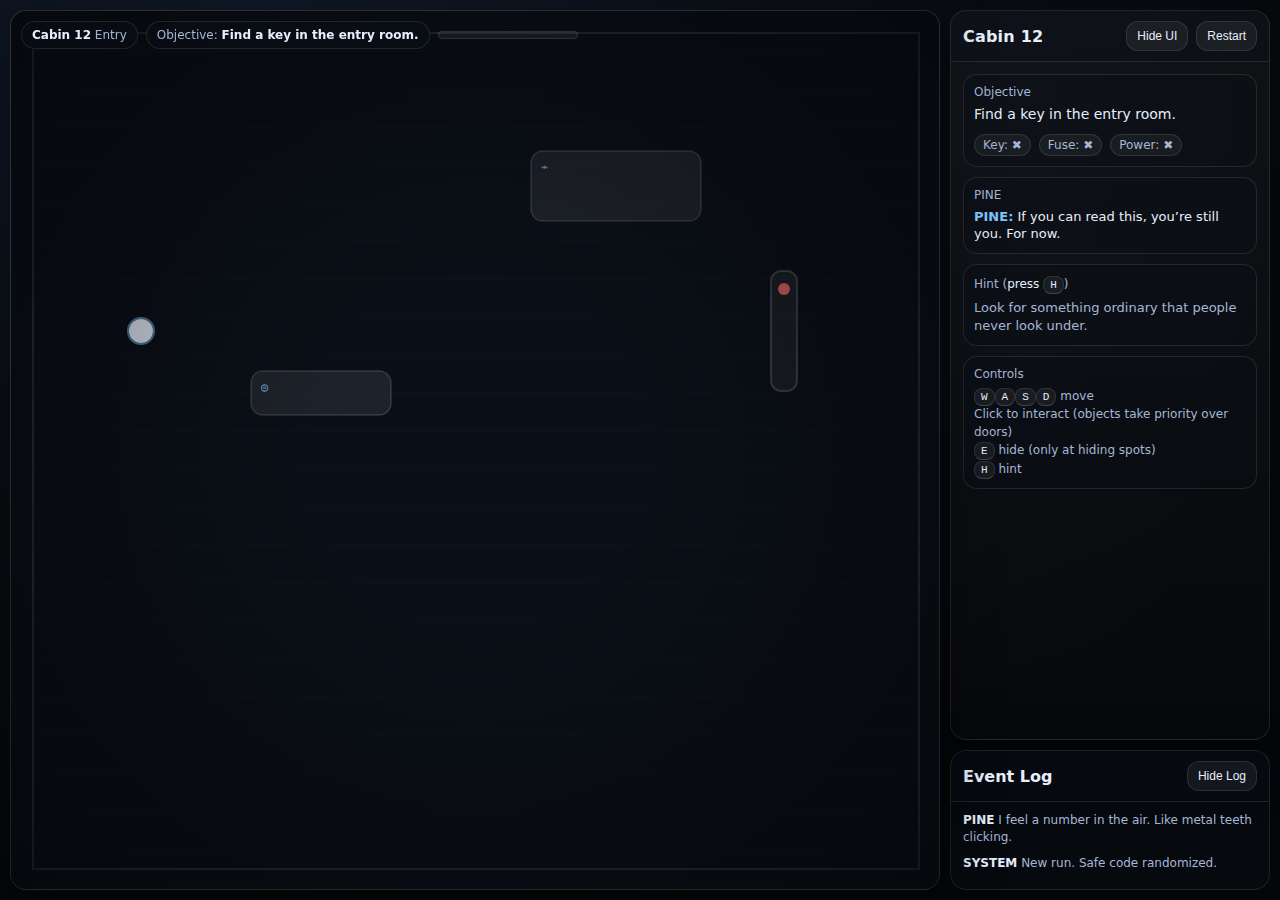
<file: cabin12escaperoom.html>
<!doctype html>
<html lang="en">
<head>
  <meta charset="UTF-8" />
  <meta name="viewport" content="width=device-width,initial-scale=1" />
  <title>Cabin 12</title>
  <style>
    :root{
      --bg:#0a0d12;
      --panel:#0f1520;
      --panel2:#0c111a;
      --ink:#e7eefc;
      --muted:#a7b6d6;
      --accent:#7cc7ff;
      --danger:#ff6b6b;
      --ok:#6bffb1;
      --warn:#ffd36b;
      --border:rgba(255,255,255,.10);
      --shadow:rgba(0,0,0,.45);
    }
    *{box-sizing:border-box}
    body{
      margin:0;
      background: radial-gradient(1200px 800px at 20% 10%, #111a2a 0%, var(--bg) 55%, #05070a 100%);
      color:var(--ink);
      font-family: system-ui, -apple-system, Segoe UI, Roboto, Helvetica, Arial, "Apple Color Emoji","Segoe UI Emoji";
      height:100vh;
      overflow:hidden;
    }

    .wrap{
      display:grid;
      grid-template-columns: 1fr 320px;
      grid-template-rows: 1fr 140px;
      gap:10px;
      padding:10px;
      height:100vh;
    }

    /* Playfield */
    .stage{
      position:relative;
      border:1px solid var(--border);
      border-radius:16px;
      background: linear-gradient(180deg, rgba(255,255,255,.04), rgba(255,255,255,.01));
      box-shadow: 0 20px 60px rgba(0,0,0,.45);
      overflow:hidden;
      grid-column:1 / 2;
      grid-row:1 / 3;
      min-height:520px;
    }
    canvas{display:block; width:100%; height:100%;}
    .stageTopLeft{
      position:absolute;
      top:10px; left:10px;
      display:flex; gap:8px; align-items:center;
      pointer-events:none;
    }
    .pill{
      pointer-events:none;
      background: rgba(10,14,22,.55);
      border:1px solid var(--border);
      padding:6px 10px;
      border-radius:999px;
      font-size:12px;
      color:var(--muted);
      backdrop-filter: blur(6px);
    }
    .pill strong{color:var(--ink); font-weight:650}
    .dangerBar{
      width:140px;
      height:8px;
      border-radius:999px;
      border:1px solid var(--border);
      background: rgba(255,255,255,.06);
      overflow:hidden;
      pointer-events:none;
    }
    .dangerFill{height:100%; width:0%; background: linear-gradient(90deg, var(--ok), var(--warn), var(--danger));}

    /* Side panel (right) */
    .panel{
      grid-column:2 / 3;
      grid-row:1 / 2;
      border:1px solid var(--border);
      border-radius:16px;
      background: linear-gradient(180deg, rgba(255,255,255,.04), rgba(255,255,255,.01));
      box-shadow: 0 20px 60px rgba(0,0,0,.35);
      overflow:hidden;
      display:flex;
      flex-direction:column;
      min-height:280px;
    }
    .panelHeader{
      padding:10px 12px;
      display:flex;
      justify-content:space-between;
      align-items:center;
      border-bottom:1px solid var(--border);
      background: rgba(10,14,22,.35);
    }
    .panelHeader .title{
      font-weight:750;
      letter-spacing:.2px;
    }
    .btn{
      background: rgba(255,255,255,.06);
      border:1px solid var(--border);
      color:var(--ink);
      padding:7px 10px;
      border-radius:12px;
      cursor:pointer;
      font-size:12px;
      user-select:none;
    }
    .btn:hover{border-color:rgba(255,255,255,.22)}
    .btn:active{transform: translateY(1px)}
    .panelBody{
      padding:12px;
      display:flex;
      flex-direction:column;
      gap:10px;
      overflow:auto;
    }
    .card{
      border:1px solid var(--border);
      background: rgba(10,14,22,.35);
      border-radius:14px;
      padding:10px;
    }
    .label{font-size:12px; color:var(--muted); margin-bottom:6px}
    .objective{
      font-size:14px;
      line-height:1.35;
    }
    .controls{
      font-size:12px;
      color:var(--muted);
      line-height:1.5;
    }
    .controls kbd{
      font-family: ui-monospace, SFMono-Regular, Menlo, Monaco, Consolas, "Liberation Mono", monospace;
      background: rgba(255,255,255,.06);
      border:1px solid var(--border);
      border-bottom-color: rgba(255,255,255,.18);
      padding:2px 6px;
      border-radius:8px;
      color:var(--ink);
      font-size:11px;
    }
    .hint{
      font-size:13px;
      color:var(--muted);
      line-height:1.35;
      white-space:pre-wrap;
    }
    .pine{
      font-size:13px;
      line-height:1.35;
      white-space:pre-wrap;
    }
    .pine strong{color:var(--accent)}
    .statusLine{
      display:flex;
      flex-wrap:wrap;
      gap:8px;
      font-size:12px;
      color:var(--muted);
    }
    .tag{
      border:1px solid var(--border);
      background: rgba(255,255,255,.05);
      padding:3px 8px;
      border-radius:999px;
    }

    /* Bottom dialogue bar */
    .bottom{
      grid-column:2 / 3;
      grid-row:2 / 3;
      border:1px solid var(--border);
      border-radius:16px;
      background: rgba(10,14,22,.35);
      overflow:hidden;
      display:flex;
      flex-direction:column;
      box-shadow: 0 20px 60px rgba(0,0,0,.35);
    }
    .bottomHeader{
      padding:10px 12px;
      display:flex;
      justify-content:space-between;
      align-items:center;
      border-bottom:1px solid var(--border);
      background: rgba(10,14,22,.35);
    }
    .log{
      padding:10px 12px;
      overflow:auto;
      font-size:12px;
      color:var(--muted);
      line-height:1.45;
    }
    .log .entry{margin:0 0 8px 0}
    .log .entry strong{color:var(--ink)}
    .collapsed{
      display:none !important;
    }

    /* Modal */
    .modalBackdrop{
      position:fixed; inset:0;
      background: rgba(0,0,0,.55);
      display:none;
      align-items:center;
      justify-content:center;
      padding:16px;
      z-index:10;
    }
    .modalBackdrop.show{display:flex}
    .modal{
      width:min(520px, 96vw);
      border:1px solid var(--border);
      border-radius:18px;
      background: linear-gradient(180deg, rgba(18,25,38,.98), rgba(10,14,22,.98));
      box-shadow: 0 30px 90px rgba(0,0,0,.65);
      overflow:hidden;
    }
    .modalHeader{
      padding:12px 14px;
      border-bottom:1px solid var(--border);
      display:flex;
      align-items:center;
      justify-content:space-between;
      gap:10px;
    }
    .modalHeader .h{
      font-weight:780;
      letter-spacing:.2px;
    }
    .modalBody{
      padding:14px;
      color:var(--muted);
      font-size:13px;
      line-height:1.45;
    }
    .row{
      display:flex; gap:10px; align-items:center;
      margin-top:10px;
    }
    input[type="text"]{
      flex:1;
      padding:10px 12px;
      border-radius:14px;
      border:1px solid var(--border);
      background: rgba(255,255,255,.06);
      color:var(--ink);
      outline:none;
      font-size:14px;
    }
    input[type="text"]:focus{border-color:rgba(124,199,255,.55)}
    .modalFooter{
      padding:12px 14px;
      border-top:1px solid var(--border);
      display:flex;
      justify-content:flex-end;
      gap:10px;
    }

    /* Mobile-ish */
    @media (max-width: 980px){
      .wrap{
        grid-template-columns: 1fr;
        grid-template-rows: 1fr auto auto;
      }
      .stage{grid-column:1 / 2; grid-row:1 / 2;}
      .panel{grid-column:1 / 2; grid-row:2 / 3;}
      .bottom{grid-column:1 / 2; grid-row:3 / 4;}
    }
  </style>
</head>

<body>
  <div class="wrap">
    <div class="stage" id="stage">
      <canvas id="c"></canvas>
      <div class="stageTopLeft">
        <div class="pill"><strong id="roomName">Cabin 12</strong> <span id="roomSub">Entry</span></div>
        <div class="pill">Objective: <strong id="objectiveMini">…</strong></div>
        <div class="dangerBar" title="Danger">
          <div class="dangerFill" id="dangerFill"></div>
        </div>
      </div>
    </div>

    <aside class="panel" id="panel">
      <div class="panelHeader">
        <div class="title">Cabin 12</div>
        <div style="display:flex; gap:8px; align-items:center;">
          <button class="btn" id="togglePanel">Hide UI</button>
          <button class="btn" id="restartBtn">Restart</button>
        </div>
      </div>

      <div class="panelBody">
        <div class="card">
          <div class="label">Objective</div>
          <div class="objective" id="objectiveText">…</div>
          <div class="statusLine" style="margin-top:10px">
            <span class="tag" id="invKey">Key: ✖</span>
            <span class="tag" id="invFuse">Fuse: ✖</span>
            <span class="tag" id="invPower">Power: ✖</span>
          </div>
        </div>

        <div class="card">
          <div class="label">PINE</div>
          <div class="pine" id="pineText"><strong>PINE:</strong> If you can read this, you’re still you. For now.</div>
        </div>

        <div class="card">
          <div class="label">Hint (<span style="color:var(--ink)">press</span> <span class="controls"><kbd>H</kbd></span>)</div>
          <div class="hint" id="hintText">Hints escalate: vague → specific → answer.</div>
        </div>

        <div class="card">
          <div class="label">Controls</div>
          <div class="controls">
            <div><kbd>W</kbd><kbd>A</kbd><kbd>S</kbd><kbd>D</kbd> move</div>
            <div>Click to interact (objects take priority over doors)</div>
            <div><kbd>E</kbd> hide (only at hiding spots)</div>
            <div><kbd>H</kbd> hint</div>
          </div>
        </div>
      </div>
    </aside>

    <section class="bottom" id="bottom">
      <div class="bottomHeader">
        <div style="font-weight:750">Event Log</div>
        <button class="btn" id="toggleLog">Hide Log</button>
      </div>
      <div class="log" id="log"></div>
    </section>
  </div>

  <div class="modalBackdrop" id="modalBackdrop">
    <div class="modal" role="dialog" aria-modal="true">
      <div class="modalHeader">
        <div class="h" id="modalTitle">Keypad</div>
        <button class="btn" id="modalClose">Close</button>
      </div>
      <div class="modalBody" id="modalBody">
        Enter the code.
        <div class="row">
          <input type="text" id="modalInput" inputmode="numeric" placeholder="e.g. 472" maxlength="6" />
          <button class="btn" id="modalSubmit">Submit</button>
        </div>
        <div style="margin-top:10px; font-size:12px; color:var(--muted)" id="modalHint"></div>
      </div>
      <div class="modalFooter">
        <button class="btn" id="modalCancel">Cancel</button>
      </div>
    </div>
  </div>

<script>
(() => {
  // ---------- Utilities ----------
  const clamp = (v, a, b) => Math.max(a, Math.min(b, v));
  const dist2 = (ax, ay, bx, by) => {
    const dx = ax - bx, dy = ay - by;
    return dx*dx + dy*dy;
  };
  const randInt = (a, b) => Math.floor(Math.random() * (b - a + 1)) + a;
  const now = () => performance.now();

  // ---------- Canvas ----------
  const canvas = document.getElementById('c');
  const stage = document.getElementById('stage');
  const ctx = canvas.getContext('2d', { alpha: false });

  function resize() {
    const r = stage.getBoundingClientRect();
    const dpr = Math.max(1, Math.min(2, window.devicePixelRatio || 1));
    canvas.width = Math.floor(r.width * dpr);
    canvas.height = Math.floor(r.height * dpr);
    canvas.style.width = r.width + 'px';
    canvas.style.height = r.height + 'px';
    ctx.setTransform(dpr,0,0,dpr,0,0);
    game?.onResize(r.width, r.height);
  }
  window.addEventListener('resize', resize);

  // ---------- UI ----------
  const elRoomSub = document.getElementById('roomSub');
  const elRoomName = document.getElementById('roomName');
  const elObjectiveMini = document.getElementById('objectiveMini');
  const elObjectiveText = document.getElementById('objectiveText');
  const elHintText = document.getElementById('hintText');
  const elPineText = document.getElementById('pineText');
  const elDangerFill = document.getElementById('dangerFill');
  const elInvKey = document.getElementById('invKey');
  const elInvFuse = document.getElementById('invFuse');
  const elInvPower = document.getElementById('invPower');
  const elLog = document.getElementById('log');

  const panel = document.getElementById('panel');
  const bottom = document.getElementById('bottom');

  document.getElementById('togglePanel').addEventListener('click', () => {
    panel.classList.toggle('collapsed');
    bottom.classList.toggle('collapsed');
    document.getElementById('togglePanel').textContent =
      panel.classList.contains('collapsed') ? 'Show UI' : 'Hide UI';
  });
  document.getElementById('toggleLog').addEventListener('click', () => {
    elLog.parentElement.classList.toggle('collapsed');
    document.getElementById('toggleLog').textContent =
      elLog.parentElement.classList.contains('collapsed') ? 'Show Log' : 'Hide Log';
  });

  function logLine(title, text){
    const p = document.createElement('p');
    p.className = 'entry';
    p.innerHTML = `<strong>${title}</strong> ${text}`;
    elLog.prepend(p);
  }

  // ---------- Modal ----------
  const modalBackdrop = document.getElementById('modalBackdrop');
  const modalTitle = document.getElementById('modalTitle');
  const modalHint = document.getElementById('modalHint');
  const modalInput = document.getElementById('modalInput');
  const modalBody = document.getElementById('modalBody');

  let modalCallback = null;

  function openModal({title, hint, placeholder, onSubmit}) {
    modalCallback = onSubmit;
    modalTitle.textContent = title || 'Keypad';
    modalHint.textContent = hint || '';
    modalInput.value = '';
    modalInput.placeholder = placeholder || 'Enter code';
    modalBackdrop.classList.add('show');
    setTimeout(() => modalInput.focus(), 0);
  }
  function closeModal(){
    modalBackdrop.classList.remove('show');
    modalCallback = null;
  }
  document.getElementById('modalClose').addEventListener('click', closeModal);
  document.getElementById('modalCancel').addEventListener('click', closeModal);
  document.getElementById('modalSubmit').addEventListener('click', () => {
    if (typeof modalCallback === 'function') modalCallback(modalInput.value.trim());
  });
  modalBackdrop.addEventListener('click', (e) => { if (e.target === modalBackdrop) closeModal(); });
  modalInput.addEventListener('keydown', (e) => { if (e.key === 'Enter') document.getElementById('modalSubmit').click(); });

  // ---------- Game Data ----------
  const GAME_TITLE = "Cabin 12";
  const ROOM_WALL_PAD = 22;

  // Interactable types: pickup, read, keypad, install, lever, hide, door
  class Interactable {
    constructor(opts){
      Object.assign(this, {
        id: opts.id,
        name: opts.name,
        x: opts.x, y: opts.y,
        w: opts.w, h: opts.h,
        type: opts.type,
        locked: !!opts.locked,
        visible: opts.visible !== false,
        once: !!opts.once,
        used: false,
        tooltip: opts.tooltip || null,
        onClick: opts.onClick || (()=>{}),
        highlight: opts.highlight !== false,
      });
    }
    contains(px, py){
      return this.visible && px >= this.x && px <= this.x + this.w && py >= this.y && py <= this.y + this.h;
    }
    center(){ return { cx: this.x + this.w/2, cy: this.y + this.h/2 }; }
  }

  class Room {
    constructor({id, name, theme, objects, doors, hints, spawn, ambience}){
      this.id = id;
      this.name = name;
      this.theme = theme;
      this.objects = objects || [];
      this.doors = doors || [];
      this.hints = hints || ["", "", ""];
      this.spawn = spawn || {x: 120, y: 120};
      this.ambience = ambience || {};
    }
    allInteractables(){
      // IMPORTANT: click priority objects over doors
      return [...this.objects, ...this.doors];
    }
  }

  class Threat {
    constructor(){
      this.active = false;
      this.x = 0; this.y = 0;
      this.vx = 0; this.vy = 0;
      this.speed = 80; // px/s
      this.state = 'idle'; // idle, hunting, leaving
      this.spawnedAt = 0;
      this.targetRoomId = null;
      this.cooldownUntil = 0;
    }
    spawn(roomId, x, y){
      this.active = true;
      this.state = 'hunting';
      this.targetRoomId = roomId;
      this.x = x; this.y = y;
      this.spawnedAt = now();
    }
    despawn(){
      this.active = false;
      this.state = 'idle';
      this.targetRoomId = null;
      this.cooldownUntil = now() + 8000;
    }
  }

  class Game {
    constructor(){
      this.width = 800;
      this.height = 600;

      // Run-specific randomized puzzle state
      this.run = {
        safeCode: String(randInt(100, 999)),
        digits: { a:null, b:null, c:null }, // split digits
      };
      const s = this.run.safeCode.split('');
      this.run.digits.a = s[0];
      this.run.digits.b = s[1];
      this.run.digits.c = s[2];

      // Player
      this.player = {
        x: 120, y: 120,
        r: 12,
        speed: 170, // px/s
        hidden: false,
        hideAt: null,
      };

      // Inventory / flags
      this.inv = {
        key: false,
        fuse: false,
        power: false,
      };
      this.flags = {
        door1Unlocked: false,
        safeOpened: false,
        basementUnlocked: false,
        fuseInstalled: false,
        leverPulled: false,
        escaped: false,
      };

      // Input
      this.keys = new Set();
      this.mouse = { x:0, y:0, down:false };

      // Hints
      this.hintLevel = 0;

      // Danger system
      this.danger = 0; // 0..1
      this.mistakes = 0;
      this.roomTime = 0;
      this.lastDangerTick = now();

      // Threat
      this.threat = new Threat();

      // PINE
      this.pineMood = 0; // 0 calm -> 1 tense
      this.pineLine = `${GAME_TITLE} online.\nSignal: weak.\nBut you can still move. That's something.`;
      this.lastPineAt = 0;

      // Rooms
      this.rooms = this.buildRooms();
      this.roomIndex = 0;
      this.room = this.rooms[this.roomIndex];
      this.setRoom(this.room.id, true);

      // Loop
      this.lastT = now();
      this.dead = false;
      this.deathFade = 0;
      this.winFade = 0;

      this.syncUI();
      logLine("SYSTEM", `New run. Safe code randomized.`);
      logLine("PINE", `I feel a number in the air. Like metal teeth clicking.`);
    }

    onResize(w, h){
      this.width = w;
      this.height = h;
    }

    buildRooms(){
      // shared helper: door rectangles at edges
      const mkDoor = (opts) => new Interactable({
        id: opts.id,
        name: opts.name,
        x: opts.x, y: opts.y, w: opts.w, h: opts.h,
        type: 'door',
        locked: !!opts.locked,
        tooltip: opts.tooltip || 'Door',
        onClick: opts.onClick,
      });

      const mkObj = (opts) => new Interactable(opts);

      // Room 1: Entry
      const r1 = new Room({
        id: "entry",
        name: "Entry",
        theme: { floor:"#0b1018", vignette:0.48, grain:0.08 },
        spawn: {x: 130, y: 320},
        hints: [
          "Look for something ordinary that people never look under.",
          "Try the welcome mat. Yes, the boring rectangle.",
          "Click the mat to take the key."
        ],
        objects: [
          mkObj({
            id:"mat",
            name:"Welcome Mat",
            x: 240, y: 360, w: 140, h: 44,
            type:"pickup",
            tooltip:"Mat",
            onClick: (g) => {
              if (g.inv.key) {
                g.pineSpeak("Already checked.\nStill feels like stepping on a lie.");
                return;
              }
              g.inv.key = true;
              g.flags.door1Unlocked = true;
              g.pineSpeak("Key acquired.\nIt’s warm. That’s… not normal.");
              logLine("FOUND", "You picked up a small brass key.");
              g.bumpDanger(0.00);
              g.syncUI();
            }
          }),
          mkObj({
            id:"note1",
            name:"Scratched Note",
            x: 520, y: 140, w: 170, h: 70,
            type:"read",
            tooltip:"Note",
            onClick: (g) => {
              g.pineSpeak("It says:\n“CABIN 12 DOES NOT LIKE TO BE IGNORED.”\nCool. Love that.");
              logLine("READ", "A scratched note warns you not to waste time.");
              g.bumpDanger(0.03);
            }
          }),
        ],
        doors: [
          mkDoor({
            id:"door_entry_to_lounge",
            name:"Door to Lounge",
            x: 760, y: 260, w: 26, h: 120,
            locked: true,
            tooltip:"Door (to Lounge)",
            onClick: (g) => {
              if (!g.inv.key) {
                g.pineSpeak("Locked.\nBut it’s a simple lock. Key-simple.");
                g.registerMistake();
                return;
              }
              g.pineSpeak("Unlocked.\nThe cabin pretends it didn’t notice.");
              logLine("DOOR", "You unlocked the door to the lounge.");
              g.goTo("lounge", {x: 80, y: 320});
            }
          })
        ]
      });

      // Room 2: Lounge
      const r2 = new Room({
        id:"lounge",
        name:"Lounge",
        theme: { floor:"#0b0f12", vignette:0.52, grain:0.10 },
        spawn: {x: 90, y: 320},
        hints: [
          "You don’t need to guess the safe code. The room will give it to you… in pieces.",
          "Find three separate clues: photo, coaster, and wall clock.",
          "Digits: photo = first, coaster = second, clock = third. Then open the safe."
        ],
        objects: [
          mkObj({
            id:"photo",
            name:"Family Photo",
            x: 160, y: 120, w: 160, h: 90,
            type:"read",
            tooltip:"Photo",
            onClick: (g) => {
              g.pineSpeak(`The photo’s frame has a carved notch.\nA single digit: ${g.run.digits.a}`);
              logLine("CLUE", `Photo reveals the first digit.`);
              g.bumpDanger(0.01);
            }
          }),
          mkObj({
            id:"coaster",
            name:"Coaster",
            x: 360, y: 430, w: 90, h: 60,
            type:"read",
            tooltip:"Coaster",
            onClick: (g) => {
              g.pineSpeak(`Under the coaster.\nA scribbled digit: ${g.run.digits.b}`);
              logLine("CLUE", `Coaster reveals the second digit.`);
              g.bumpDanger(0.01);
            }
          }),
          mkObj({
            id:"clock",
            name:"Wall Clock",
            x: 560, y: 120, w: 110, h: 110,
            type:"read",
            tooltip:"Clock",
            onClick: (g) => {
              g.pineSpeak(`The clock ticks wrong.\nBut the backplate shows a digit: ${g.run.digits.c}`);
              logLine("CLUE", `Clock reveals the third digit.`);
              g.bumpDanger(0.01);
            }
          }),
          mkObj({
            id:"safe",
            name:"Safe",
            x: 620, y: 380, w: 130, h: 120,
            type:"keypad",
            tooltip:"Safe",
            onClick: (g) => {
              if (g.flags.safeOpened) {
                g.pineSpeak("Safe is open.\nEmpty of surprises. For now.");
                return;
              }
              openModal({
                title: "Safe Keypad",
                hint: "Enter the 3-digit code you assembled from clues.",
                placeholder: "###",
                onSubmit: (value) => {
                  const v = value.replace(/\D/g,'').slice(0,3);
                  if (v.length !== 3){
                    modalHint.textContent = "Needs 3 digits.";
                    g.registerMistake(false);
                    return;
                  }
                  if (v === g.run.safeCode){
                    closeModal();
                    g.flags.safeOpened = true;
                    g.inv.fuse = true;
                    g.pineSpeak("Correct.\nThe safe exhales.\nYou take the fuse.");
                    logLine("FOUND", "You found a fuse inside the safe.");
                    g.bumpDanger(-0.03);
                    g.syncUI();
                  } else {
                    modalHint.textContent = "Wrong. The metal feels… annoyed.";
                    g.registerMistake(true);
                  }
                }
              });
            }
          }),
        ],
        doors: [
          mkDoor({
            id:"door_lounge_back",
            name:"Back to Entry",
            x: 10, y: 260, w: 26, h: 120,
            locked:false,
            tooltip:"Door (to Entry)",
            onClick: (g)=> {
              g.pineSpeak("Backtracking.\nThe cabin approves. It likes loops.");
              g.goTo("entry", {x: 700, y: 320});
            }
          }),
          mkDoor({
            id:"door_lounge_to_study",
            name:"Door to Study",
            x: 760, y: 260, w: 26, h: 120,
            locked:true,
            tooltip:"Door (to Study)",
            onClick: (g)=> {
              if (!g.inv.fuse){
                g.pineSpeak("Locked.\nAnd it smells like electricity.\nFind something that belongs in a breaker box.");
                g.registerMistake();
                return;
              }
              g.pineSpeak("Door clicks.\nLike a jaw deciding to open.");
              logLine("DOOR", "You unlocked the study door.");
              g.goTo("study", {x: 80, y: 320});
            }
          })
        ]
      });

      // Room 3: Study
      const r3 = new Room({
        id:"study",
        name:"Study",
        theme: { floor:"#0b0d10", vignette:0.56, grain:0.12 },
        spawn: {x: 90, y: 320},
        hints: [
          "Basement access is about power, not permission.",
          "The breaker box looks hungry. Install the fuse there (click).",
          "Once power is on, the basement door will behave."
        ],
        objects: [
          mkObj({
            id:"breaker",
            name:"Breaker Box",
            x: 560, y: 180, w: 160, h: 120,
            type:"install",
            tooltip:"Breaker Box",
            onClick: (g)=> {
              if (g.inv.power){
                g.pineSpeak("Power is already live.\nThe cabin hums like it’s thinking.");
                return;
              }
              if (!g.inv.fuse){
                g.pineSpeak("Empty slot.\nNo fuse.\nNo mercy.");
                g.registerMistake();
                return;
              }
              g.inv.fuse = false;
              g.inv.power = true;
              g.flags.fuseInstalled = true;
              g.pineSpeak("Fuse installed.\nLights feel… slightly less honest.");
              logLine("POWER", "You installed the fuse. Power is on.");
              g.bumpDanger(0.02);
              g.syncUI();
            }
          }),
          mkObj({
            id:"desk",
            name:"Desk",
            x: 210, y: 140, w: 220, h: 90,
            type:"read",
            tooltip:"Desk",
            onClick: (g)=> {
              g.pineSpeak("There’s a pressed indent on the desk.\nLike something heavy lived here.\nLike it was waiting.");
              g.bumpDanger(0.02);
              logLine("NOTE", "A desk bears an impression like a missing object.");
            }
          }),
          mkObj({
            id:"closet",
            name:"Closet",
            x: 150, y: 410, w: 140, h: 110,
            type:"hide",
            tooltip:"Closet (Hide)",
            onClick: (g)=> {
              // click can also hide, but E is more intentional
              g.tryHideAt("closet");
            }
          }),
        ],
        doors: [
          mkDoor({
            id:"door_study_back",
            name:"Back to Lounge",
            x: 10, y: 260, w: 26, h: 120,
            locked:false,
            tooltip:"Door (to Lounge)",
            onClick: (g)=> g.goTo("lounge", {x: 700, y: 320})
          }),
          mkDoor({
            id:"door_study_to_basement",
            name:"Basement Door",
            x: 760, y: 260, w: 26, h: 120,
            locked:true,
            tooltip:"Door (to Basement)",
            onClick: (g)=> {
              if (!g.inv.power){
                g.pineSpeak("The handle refuses.\nIt wants power.\nGive it the illusion of safety.");
                g.registerMistake();
                return;
              }
              g.pineSpeak("Basement.\nAir below is colder.\nAnd… listening.");
              logLine("DOOR", "You opened the basement door.");
              g.goTo("basement", {x: 80, y: 320});
            }
          })
        ]
      });

      // Room 4: Basement
      const r4 = new Room({
        id:"basement",
        name:"Basement",
        theme: { floor:"#080a0e", vignette:0.62, grain:0.14 },
        spawn: {x: 100, y: 320},
        hints: [
          "The lever is the last honest mechanism left.",
          "Pull the lever. If something resists, it’s the cabin, not you.",
          "Pull the lever, then take the exit."
        ],
        objects: [
          mkObj({
            id:"lever",
            name:"Main Lever",
            x: 590, y: 310, w: 120, h: 120,
            type:"lever",
            tooltip:"Lever",
            onClick: (g)=> {
              if (!g.inv.power){
                g.pineSpeak("No power.\nNo leverage.");
                g.registerMistake();
                return;
              }
              if (g.flags.leverPulled){
                g.pineSpeak("Already pulled.\nThe cabin is committed now.");
                return;
              }
              g.flags.leverPulled = true;
              g.pineSpeak("Lever pulled.\nSomewhere upstairs, a lock sighs.");
              logLine("SYSTEM", "You heard a door unlatch somewhere.");
              g.bumpDanger(0.04);
              g.syncUI();
            }
          }),
          mkObj({
            id:"crate",
            name:"Old Crate",
            x: 240, y: 130, w: 180, h: 100,
            type:"read",
            tooltip:"Crate",
            onClick: (g)=> {
              g.pineSpeak("The crate label is rubbed off.\nBut you can feel what it used to say:\n“RETURN.”");
              g.bumpDanger(0.03);
              logLine("READ", "A crate suggests something keeps getting returned here.");
            }
          }),
          mkObj({
            id:"pipehide",
            name:"Pipe Alcove",
            x: 120, y: 430, w: 120, h: 90,
            type:"hide",
            tooltip:"Alcove (Hide)",
            onClick: (g)=> g.tryHideAt("pipehide")
          }),
        ],
        doors: [
          mkDoor({
            id:"door_basement_back",
            name:"Back to Study",
            x: 10, y: 260, w: 26, h: 120,
            locked:false,
            tooltip:"Door (to Study)",
            onClick: (g)=> g.goTo("study", {x: 700, y: 320})
          }),
          mkDoor({
            id:"door_basement_to_outside",
            name:"Stairs Up / Exit",
            x: 760, y: 260, w: 26, h: 120,
            locked:true,
            tooltip:"Door (to Outside)",
            onClick: (g)=> {
              if (!g.flags.leverPulled){
                g.pineSpeak("Locked.\nThe lever is a promise.\nMake it.");
                g.registerMistake();
                return;
              }
              g.pineSpeak("Go.\nDon’t look at the corners.\nThey’re watching for that.");
              logLine("DOOR", "You went up and out.");
              g.goTo("outside", {x: 120, y: 320});
            }
          })
        ]
      });

      // Room 5: Outside (win)
      const r5 = new Room({
        id:"outside",
        name:"Outside",
        theme: { floor:"#0b1220", vignette:0.40, grain:0.06 },
        spawn: {x: 120, y: 320},
        hints: [
          "You already did it.",
          "Walk forward. Don’t negotiate.",
          "Keep moving. The cabin hates endings."
        ],
        objects: [
          mkObj({
            id:"sign",
            name:"Snowy Sign",
            x: 520, y: 250, w: 220, h: 90,
            type:"read",
            tooltip:"Sign",
            onClick: (g)=> {
              g.pineSpeak("The sign says:\n“WELCOME BACK.”\nBut you’re… outside.\nRight?");
              logLine("READ", "A sign welcomes you back. Outside.");
              g.bumpDanger(0.01);
            }
          })
        ],
        doors: [
          mkDoor({
            id:"door_outside_finish",
            name:"Leave",
            x: 760, y: 260, w: 26, h: 120,
            locked:false,
            tooltip:"Path (Leave)",
            onClick: (g)=> {
              if (g.flags.escaped) return;
              g.flags.escaped = true;
              g.pineSpeak("You escaped.\nOr the cabin let you practice escaping.\nAmbiguity: confirmed.");
              logLine("WIN", "You step away from Cabin 12.");
              g.winFade = 0.001;
            }
          }),
          mkDoor({
            id:"door_outside_back",
            name:"Back to Basement",
            x: 10, y: 260, w: 26, h: 120,
            locked:false,
            tooltip:"Path (Back)",
            onClick: (g)=> g.goTo("basement", {x: 700, y: 320})
          })
        ]
      });

      return [r1, r2, r3, r4, r5];
    }

    roomById(id){ return this.rooms.find(r => r.id === id); }

    setRoom(id, fresh=false, spawnOverride=null){
      const r = this.roomById(id);
      if (!r) return;
      this.room = r;
      this.roomIndex = this.rooms.indexOf(r);
      const spawn = spawnOverride || r.spawn;
      this.player.x = spawn.x;
      this.player.y = spawn.y;
      this.player.hidden = false;
      this.player.hideAt = null;

      this.roomTime = 0;
      this.hintLevel = 0;

      // mild reset for threat if you change rooms quickly
      if (fresh) {
        this.threat.despawn();
        this.danger = 0;
      }
      this.syncUI();
    }

    goTo(id, spawn){
      // Semi-linear: allow backtracking, but danger rises if you loiter
      this.setRoom(id, false, spawn);
      this.pulseAmbience();
    }

    pulseAmbience(){
      // Just UI flavor via PINE mood shift
      const d = this.danger;
      this.pineMood = clamp(d, 0, 1);
    }

    pineSpeak(text){
      const mood = this.danger;
      const prefix = "<strong>PINE:</strong> ";
      const t = text;
      elPineText.innerHTML = prefix + t.replace(/\n/g, "<br>");
      this.pineLine = text;

      // log occasionally
      if (now() - this.lastPineAt > 1200){
        logLine("PINE", text.split("\n")[0]);
        this.lastPineAt = now();
      }
    }

    objectiveText(){
      switch(this.room.id){
        case "entry":
          return this.inv.key ? "Unlock the door to the lounge." : "Find a key in the entry room.";
        case "lounge":
          return this.flags.safeOpened ? "Use the fuse to access the study door." : "Assemble the safe code and open the safe.";
        case "study":
          return this.inv.power ? "Open the basement door." : "Restore power by installing the fuse in the breaker box.";
        case "basement":
          return this.flags.leverPulled ? "Take the exit upstairs." : "Pull the main lever.";
        case "outside":
          return this.flags.escaped ? "You’re out. Decide what that means." : "Leave the cabin grounds.";
        default:
          return "…";
      }
    }

    hintForRoom(){
      const h = this.room.hints || ["", "", ""];
      return h[clamp(this.hintLevel, 0, h.length-1)];
    }

    bumpDanger(amount){
      this.danger = clamp(this.danger + amount, 0, 1);
      this.pineMood = this.danger;
    }

    registerMistake(major=true){
      this.mistakes += 1;
      this.bumpDanger(major ? 0.06 : 0.03);
      // spawn threat if danger is high enough and not cooling down
      this.checkThreatSpawn();
      this.syncUI();
    }

    checkThreatSpawn(){
      if (this.threat.active) return;
      if (now() < this.threat.cooldownUntil) return;

      // Threshold depends on room: basement more tense
      const base = (this.room.id === "basement") ? 0.35 : 0.48;
      if (this.danger >= base){
        // spawn off-screen edge
        const side = randInt(0,3);
        let sx, sy;
        const pad = 30;
        if (side === 0) { sx = pad; sy = randInt(pad, this.height-pad); }
        if (side === 1) { sx = this.width - pad; sy = randInt(pad, this.height-pad); }
        if (side === 2) { sx = randInt(pad, this.width-pad); sy = pad; }
        if (side === 3) { sx = randInt(pad, this.width-pad); sy = this.height - pad; }

        this.threat.spawn(this.room.id, sx, sy);
        this.pineSpeak("It noticed.\nMove with intention.\nOr hide.");
        logLine("DANGER", "A presence slips into the room.");
      }
    }

    tryHideAt(hideId){
      // Hiding only works if near a hide spot object in this room
      const hideObj = this.room.objects.find(o => o.id === hideId && o.type === "hide");
      if (!hideObj || !hideObj.visible) return;

      const {cx, cy} = hideObj.center();
      const near = dist2(this.player.x, this.player.y, cx, cy) < 70*70;
      if (!near){
        this.pineSpeak("Too far to hide.\nThe cabin doesn’t let you teleport.");
        return;
      }

      this.player.hidden = !this.player.hidden;
      this.player.hideAt = this.player.hidden ? hideId : null;

      if (this.player.hidden){
        this.pineSpeak("Hiding.\nBreathe quietly.\nPretend you’re furniture.");
        logLine("HIDE", "You tuck yourself out of sight.");
      } else {
        this.pineSpeak("Out again.\nTry not to be predictable.");
        logLine("HIDE", "You step back out.");
      }
    }

    restart(){
      // full reset
      this.dead = false;
      this.deathFade = 0;
      this.winFade = 0;
      this.mistakes = 0;
      this.roomTime = 0;
      this.danger = 0;
      this.threat.despawn();

      // reroll puzzle
      this.run.safeCode = String(randInt(100, 999));
      const s = this.run.safeCode.split('');
      this.run.digits.a = s[0]; this.run.digits.b = s[1]; this.run.digits.c = s[2];

      // inv / flags
      this.inv.key = false; this.inv.fuse = false; this.inv.power = false;
      this.flags.door1Unlocked = false;
      this.flags.safeOpened = false;
      this.flags.basementUnlocked = false;
      this.flags.fuseInstalled = false;
      this.flags.leverPulled = false;
      this.flags.escaped = false;

      // rebuild rooms so clue text reflects new run
      this.rooms = this.buildRooms();
      this.setRoom("entry", true);

      elLog.innerHTML = "";
      logLine("SYSTEM", "Restarted. New run seeded.");
      logLine("PINE", "Again.\nThe cabin loves ‘again’.");
      this.pineSpeak("Reboot complete.\nTry not to repeat the same mistakes.\nThe cabin keeps score.");
      this.syncUI();
    }

    syncUI(){
      elRoomName.textContent = GAME_TITLE;
      elRoomSub.textContent = this.room.name;

      const obj = this.objectiveText();
      elObjectiveMini.textContent = obj.length > 36 ? (obj.slice(0, 35) + "…") : obj;
      elObjectiveText.textContent = obj;

      elHintText.textContent = this.hintForRoom();

      elInvKey.textContent = `Key: ${this.inv.key ? "✔" : "✖"}`;
      elInvFuse.textContent = `Fuse: ${this.inv.fuse ? "✔" : "✖"}`;
      elInvPower.textContent = `Power: ${this.inv.power ? "✔" : "✖"}`;

      elDangerFill.style.width = `${Math.round(this.danger * 100)}%`;
    }

    // ---------- Interaction ----------
    nearestHighlight(){
      let best = null;
      let bestD = Infinity;

      for (const o of this.room.objects){
        if (!o.visible || !o.highlight) continue;
        const c = o.center();
        const d = dist2(this.player.x, this.player.y, c.cx, c.cy);
        if (d < bestD){
          bestD = d;
          best = o;
        }
      }
      // doors can highlight only when close
      for (const d of this.room.doors){
        if (!d.visible) continue;
        const c = d.center();
        const dd = dist2(this.player.x, this.player.y, c.cx, c.cy);
        if (dd < bestD){
          bestD = dd;
          best = d;
        }
      }

      if (best && bestD < 75*75) return best;
      return null;
    }

    clickableAt(mx, my){
      // click priority: objects FIRST, then doors
      for (const o of this.room.objects){
        if (o.contains(mx, my)) return o;
      }
      for (const d of this.room.doors){
        if (d.contains(mx, my)) return d;
      }
      return null;
    }

    click(mx, my){
      if (this.dead || this.flags.escaped) return;

      const it = this.clickableAt(mx, my);
      if (!it) return;

      // mild “nearby” requirement for most interactions
      const c = it.center();
      const near = dist2(this.player.x, this.player.y, c.cx, c.cy) < 110*110;

      if (it.type !== "door" && !near){
        this.pineSpeak("Too far.\nGet closer.\nThe cabin hates lazy hands.");
        return;
      }

      if (it.type === "door"){
        // doors can be used from a bit farther, but still sane
        const nearDoor = dist2(this.player.x, this.player.y, c.cx, c.cy) < 160*160;
        if (!nearDoor){
          this.pineSpeak("Get to the door.\nIt wants to see you choose.");
          return;
        }
      }

      // route
      it.onClick(this);
    }

    // ---------- Update / Draw ----------
    update(dt){
      if (this.flags.escaped){
        this.winFade = clamp(this.winFade + dt * 0.25, 0, 1);
      }

      if (this.dead){
        this.deathFade = clamp(this.deathFade + dt * 0.7, 0, 1);
        return;
      }

      // time pressure -> danger creeps up
      this.roomTime += dt;
      // very gentle creep, more in basement
      const creep = (this.room.id === "basement") ? 0.006 : 0.004;
      this.bumpDanger(dt * creep);

      // spawn threat if loitering too long
      if (this.roomTime > 40 && this.danger > 0.32){
        this.checkThreatSpawn();
      }

      // player movement
      let vx = 0, vy = 0;
      if (!this.player.hidden){
        if (this.keys.has('w')) vy -= 1;
        if (this.keys.has('s')) vy += 1;
        if (this.keys.has('a')) vx -= 1;
        if (this.keys.has('d')) vx += 1;
      }

      const mag = Math.hypot(vx, vy) || 1;
      vx /= mag; vy /= mag;

      const speed = this.player.speed;
      this.player.x += vx * speed * dt;
      this.player.y += vy * speed * dt;

      // boundaries
      const minX = ROOM_WALL_PAD + this.player.r;
      const maxX = this.width - ROOM_WALL_PAD - this.player.r;
      const minY = ROOM_WALL_PAD + this.player.r;
      const maxY = this.height - ROOM_WALL_PAD - this.player.r;
      this.player.x = clamp(this.player.x, minX, maxX);
      this.player.y = clamp(this.player.y, minY, maxY);

      // Threat behavior
      this.updateThreat(dt);

      // UI updates
      elDangerFill.style.width = `${Math.round(this.danger * 100)}%`;

      // PINE occasional mood nudge
      if (now() - this.lastPineAt > 9000){
        if (this.danger > 0.55){
          this.pineSpeak("The air feels thinner.\nTry not to argue with locks.");
        } else if (this.danger < 0.25){
          this.pineSpeak("Keep going.\nDon’t let the room teach you patience.");
        }
      }
    }

    updateThreat(dt){
      const t = this.threat;
      if (!t.active) return;

      // If you change rooms, threat despawns (it prefers local rules)
      if (t.targetRoomId !== this.room.id){
        t.despawn();
        return;
      }

      if (this.player.hidden){
        // It slows, drifts, then leaves
        t.speed = 50;
        t.state = 'leaving';
      } else {
        t.speed = 95 + this.danger * 60;
        t.state = 'hunting';
      }

      // Choose target: player position, unless leaving (then wander to edge)
      let tx, ty;
      if (t.state === 'hunting'){
        tx = this.player.x; ty = this.player.y;
      } else {
        // drift to nearest edge
        const edges = [
          {x: 10, y: t.y},
          {x: this.width-10, y: t.y},
          {x: t.x, y: 10},
          {x: t.x, y: this.height-10},
        ];
        let best = edges[0], bd = Infinity;
        for (const e of edges){
          const d = dist2(t.x, t.y, e.x, e.y);
          if (d < bd){ bd = d; best = e; }
        }
        tx = best.x; ty = best.y;
      }

      const dx = tx - t.x, dy = ty - t.y;
      const m = Math.hypot(dx, dy) || 1;
      t.vx = dx / m; t.vy = dy / m;
      t.x += t.vx * t.speed * dt;
      t.y += t.vy * t.speed * dt;

      // if leaving and near edge, despawn + reduce danger
      if (t.state === 'leaving'){
        const nearEdge = (t.x < 14 || t.x > this.width-14 || t.y < 14 || t.y > this.height-14);
        if (nearEdge){
          this.bumpDanger(-0.18);
          this.threat.despawn();
          this.pineSpeak("It’s gone.\nFor now.\nDon’t celebrate loudly.");
          logLine("DANGER", "The presence slips away.");
          this.syncUI();
          return;
        }
      }

      // Catch player
      if (!this.player.hidden){
        const catchDist = 18;
        if (dist2(t.x, t.y, this.player.x, this.player.y) < catchDist*catchDist){
          this.die();
        }
      }
    }

    die(){
      this.dead = true;
      this.deathFade = 0.001;
      this.pineSpeak("…\n\nSignal lost.");
      logLine("DEATH", "A sudden blackout. You’re back at the start.");
      // Auto-restart after fade
      setTimeout(() => this.restart(), 900);
    }

    draw(){
      // background
      const th = this.room.theme;
      ctx.fillStyle = th.floor;
      ctx.fillRect(0,0,this.width,this.height);

      // floor “boards”/texture lines
      ctx.save();
      ctx.globalAlpha = 0.14;
      ctx.strokeStyle = "rgba(255,255,255,.18)";
      for (let y=40; y<this.height; y+=38){
        ctx.beginPath();
        ctx.moveTo(ROOM_WALL_PAD, y);
        ctx.lineTo(this.width-ROOM_WALL_PAD, y);
        ctx.stroke();
      }
      ctx.restore();

      // Room border
      ctx.save();
      ctx.strokeStyle = "rgba(255,255,255,.12)";
      ctx.lineWidth = 2;
      ctx.strokeRect(ROOM_WALL_PAD, ROOM_WALL_PAD, this.width-ROOM_WALL_PAD*2, this.height-ROOM_WALL_PAD*2);
      ctx.restore();

      // Draw doors (behind objects visually, but click logic prioritizes objects)
      for (const d of this.room.doors){
        if (!d.visible) continue;
        this.drawDoor(d);
      }

      // Draw objects
      for (const o of this.room.objects){
        if (!o.visible) continue;
        this.drawObject(o);
      }

      // highlight nearest interactable
      const hi = this.nearestHighlight();
      if (hi){
        const {cx, cy} = hi.center();
        ctx.save();
        ctx.globalAlpha = 0.9;
        ctx.strokeStyle = "rgba(124,199,255,.70)";
        ctx.lineWidth = 2;
        ctx.beginPath();
        ctx.arc(cx, cy, 26, 0, Math.PI*2);
        ctx.stroke();
        ctx.fillStyle = "rgba(124,199,255,.06)";
        ctx.beginPath();
        ctx.arc(cx, cy, 26, 0, Math.PI*2);
        ctx.fill();
        ctx.restore();

        // small tooltip
        ctx.save();
        ctx.font = "12px system-ui";
        ctx.fillStyle = "rgba(10,14,22,.65)";
        ctx.strokeStyle = "rgba(255,255,255,.12)";
        const text = hi.tooltip || hi.name;
        const pad = 8;
        const w = ctx.measureText(text).width + pad*2;
        const x = clamp(cx - w/2, 10, this.width - w - 10);
        const y = clamp(cy - 44, 10, this.height - 30);
        ctx.beginPath();
        ctx.roundRect(x, y, w, 26, 10);
        ctx.fill();
        ctx.stroke();
        ctx.fillStyle = "rgba(231,238,252,.92)";
        ctx.fillText(text, x+pad, y+17);
        ctx.restore();
      }

      // player
      this.drawPlayer();

      // threat
      if (this.threat.active){
        this.drawThreat();
      }

      // vignette
      ctx.save();
      const g = ctx.createRadialGradient(this.width*0.5, this.height*0.5, Math.min(this.width,this.height)*0.15,
                                        this.width*0.5, this.height*0.5, Math.max(this.width,this.height)*0.65);
      g.addColorStop(0, "rgba(0,0,0,0)");
      g.addColorStop(1, `rgba(0,0,0,${th.vignette})`);
      ctx.fillStyle = g;
      ctx.fillRect(0,0,this.width,this.height);
      ctx.restore();

      // subtle grain
      this.drawGrain(th.grain || 0.08);

      // death fade
      if (this.dead && this.deathFade > 0){
        ctx.save();
        ctx.fillStyle = `rgba(0,0,0,${clamp(this.deathFade,0,1)})`;
        ctx.fillRect(0,0,this.width,this.height);
        ctx.restore();
      }

      // win overlay
      if (this.flags.escaped){
        ctx.save();
        const a = clamp(this.winFade, 0, 1);
        ctx.fillStyle = `rgba(0,0,0,${0.55*a})`;
        ctx.fillRect(0,0,this.width,this.height);
        ctx.fillStyle = `rgba(231,238,252,${0.95*a})`;
        ctx.font = "800 36px system-ui";
        ctx.fillText("YOU ESCAPED", 48, 90);
        ctx.font = "14px system-ui";
        ctx.fillStyle = `rgba(167,182,214,${0.95*a})`;
        ctx.fillText("Or the cabin let you rehearse escaping.", 48, 122);
        ctx.fillText("Restart to see new randomized safe code.", 48, 146);
        ctx.restore();
      }
    }

    drawObject(o){
      ctx.save();
      // base block
      ctx.fillStyle = "rgba(255,255,255,.08)";
      ctx.strokeStyle = "rgba(255,255,255,.14)";
      ctx.lineWidth = 1.5;
      ctx.beginPath();
      ctx.roundRect(o.x, o.y, o.w, o.h, 12);
      ctx.fill();
      ctx.stroke();

      // icon hint
      ctx.globalAlpha = 0.9;
      ctx.fillStyle = "rgba(124,199,255,.85)";
      ctx.font = "700 12px ui-monospace, SFMono-Regular, Menlo, Monaco, Consolas, Liberation Mono, monospace";
      const glyph = ({
        pickup:"◎",
        read:"⌁",
        keypad:"#",
        install:"↯",
        lever:"⟲",
        hide:"▦"
      })[o.type] || "•";
      ctx.fillText(glyph, o.x + 10, o.y + 20);

      ctx.restore();
    }

    drawDoor(d){
      ctx.save();
      ctx.fillStyle = "rgba(255,255,255,.06)";
      ctx.strokeStyle = "rgba(255,255,255,.16)";
      ctx.lineWidth = 2;
      ctx.beginPath();
      ctx.roundRect(d.x, d.y, d.w, d.h, 10);
      ctx.fill();
      ctx.stroke();

      // lock indicator (approx)
      const locked = this.isDoorLocked(d);
      ctx.fillStyle = locked ? "rgba(255,107,107,.85)" : "rgba(107,255,177,.85)";
      ctx.globalAlpha = 0.9;
      ctx.beginPath();
      ctx.arc(d.x + d.w/2, d.y + 18, 6, 0, Math.PI*2);
      ctx.fill();

      ctx.restore();
    }

    isDoorLocked(d){
      // door logic mirrors click logic
      if (d.id === "door_entry_to_lounge") return !this.inv.key;
      if (d.id === "door_lounge_to_study") return !this.inv.fuse && !this.flags.safeOpened; // you only get fuse from safe
      if (d.id === "door_study_to_basement") return !this.inv.power;
      if (d.id === "door_basement_to_outside") return !this.flags.leverPulled;
      return false;
    }

    drawPlayer(){
      ctx.save();
      // body
      ctx.globalAlpha = this.player.hidden ? 0.25 : 1.0;
      ctx.fillStyle = "rgba(231,238,252,.92)";
      ctx.beginPath();
      ctx.arc(this.player.x, this.player.y, this.player.r, 0, Math.PI*2);
      ctx.fill();

      // outline
      ctx.strokeStyle = "rgba(124,199,255,.55)";
      ctx.lineWidth = 2;
      ctx.beginPath();
      ctx.arc(this.player.x, this.player.y, this.player.r+1, 0, Math.PI*2);
      ctx.stroke();

      ctx.restore();
    }

    drawThreat(){
      const t = this.threat;
      ctx.save();
      // shadow blob
      const r = 22 + this.danger*10;
      const g = ctx.createRadialGradient(t.x, t.y, 4, t.x, t.y, r);
      g.addColorStop(0, "rgba(0,0,0,.0)");
      g.addColorStop(0.45, "rgba(0,0,0,.35)");
      g.addColorStop(1, "rgba(0,0,0,.85)");
      ctx.fillStyle = g;
      ctx.beginPath();
      ctx.arc(t.x, t.y, r, 0, Math.PI*2);
      ctx.fill();

      // a faint rim (not a jumpscare, just “there”)
      ctx.globalAlpha = 0.55;
      ctx.strokeStyle = "rgba(255,255,255,.12)";
      ctx.lineWidth = 2;
      ctx.beginPath();
      ctx.arc(t.x, t.y, r-6, 0, Math.PI*2);
      ctx.stroke();

      ctx.restore();
    }

    drawGrain(alpha){
      if (alpha <= 0) return;
      ctx.save();
      ctx.globalAlpha = alpha;
      // very light noise via tiny rectangles
      const step = 6;
      ctx.fillStyle = "rgba(255,255,255,.08)";
      for (let y=0; y<this.height; y+=step){
        for (let x=0; x<this.width; x+=step){
          if (Math.random() < 0.03){
            ctx.fillRect(x, y, 1, 1);
          }
        }
      }
      ctx.restore();
    }
  }

  // RoundRect polyfill for older browsers
  if (!CanvasRenderingContext2D.prototype.roundRect) {
    CanvasRenderingContext2D.prototype.roundRect = function(x, y, w, h, r) {
      r = Math.min(r, w/2, h/2);
      this.beginPath();
      this.moveTo(x+r, y);
      this.arcTo(x+w, y, x+w, y+h, r);
      this.arcTo(x+w, y+h, x, y+h, r);
      this.arcTo(x, y+h, x, y, r);
      this.arcTo(x, y, x+w, y, r);
      this.closePath();
      return this;
    };
  }

  // ---------- Boot ----------
  let game = new Game();

  function frame(){
    const t = now();
    const dt = Math.min(0.033, (t - game.lastT) / 1000);
    game.lastT = t;

    game.update(dt);
    game.draw();

    requestAnimationFrame(frame);
  }

  // ---------- Input ----------
  window.addEventListener('keydown', (e) => {
    if (modalBackdrop.classList.contains('show')) return;

    const k = e.key.toLowerCase();
    if (k === 'w' || k === 'a' || k === 's' || k === 'd'){
      game.keys.add(k);
    }
    if (k === 'h'){
      game.hintLevel = clamp(game.hintLevel + 1, 0, 2);
      game.syncUI();
      game.pineSpeak(game.hintForRoom());
      logLine("HINT", `Hint level ${game.hintLevel + 1}`);
    }
    if (k === 'e'){
      // try hide at nearest hide spot in range
      const near = game.nearestHighlight();
      if (near && near.type === "hide"){
        game.tryHideAt(near.id);
      } else {
        game.pineSpeak("Nothing to hide in.\nFind a closet. An alcove. A lie.");
      }
    }
  });

  window.addEventListener('keyup', (e) => {
    const k = e.key.toLowerCase();
    if (game.keys.has(k)) game.keys.delete(k);
  });

  function canvasCoords(evt){
    const r = canvas.getBoundingClientRect();
    const x = (evt.clientX - r.left) * (game.width / r.width);
    const y = (evt.clientY - r.top) * (game.height / r.height);
    return {x, y};
  }

  canvas.addEventListener('mousemove', (e) => {
    const p = canvasCoords(e);
    game.mouse.x = p.x; game.mouse.y = p.y;
  });

  canvas.addEventListener('mousedown', (e) => {
    if (modalBackdrop.classList.contains('show')) return;
    const p = canvasCoords(e);
    game.click(p.x, p.y);
  });

  // Buttons
  document.getElementById('restartBtn').addEventListener('click', () => game.restart());

  // Start
  resize();
  frame();

})();
</script>
</body>
</html>
</file>
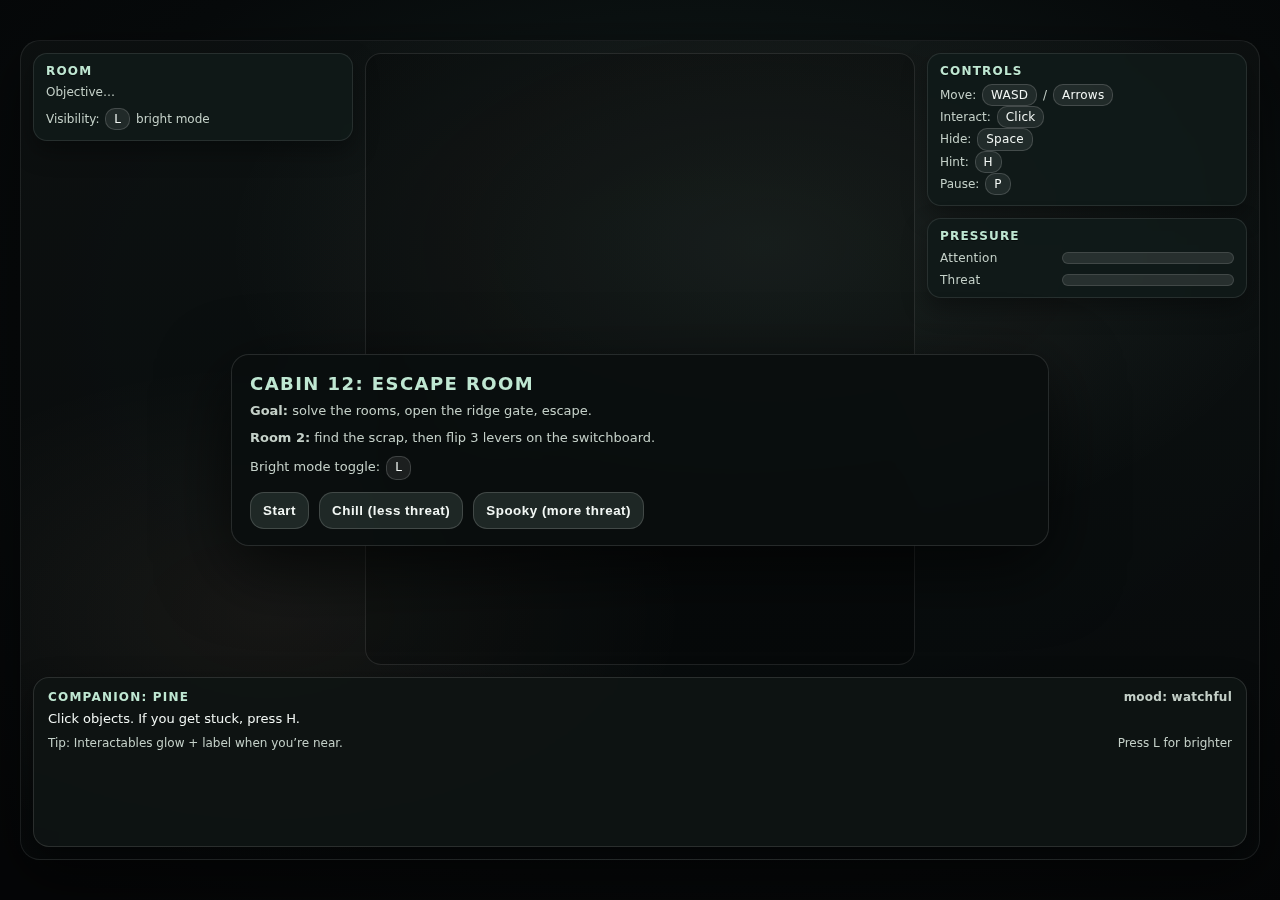
<file: cabinescape4.html>
<!doctype html>
<html lang="en">
<head>
  <meta charset="UTF-8" />
  <meta name="viewport" content="width=device-width, initial-scale=1.0"/>
  <title>Cabin 12: Escape Room</title>
  <style>
    :root{
      --bg0:#070a0b;
      --ink:#f2f7f4;
      --muted:#c4d0c8;
      --panel:#101a18e6;
      --panel2:#0e1413e6;
      --accent:#bfe7d2;
      --warn:#ffe1b8;
      --danger:#f0b4b4;
      --ok:#bff5c8;
    }

    html,body{
      height:100%;
      margin:0;
      background: radial-gradient(1100px 700px at 55% 35%, #14211f 0%, var(--bg0) 62%, #050607 100%);
      color:var(--ink);
      font-family: ui-sans-serif, system-ui, -apple-system, Segoe UI, Roboto, Arial;
      overflow:hidden;
    }

    .wrap{
      height:100%;
      display:flex;
      align-items:center;
      justify-content:center;
      padding:16px;
      box-sizing:border-box;
    }

    /* Docked layout so HUD never blocks gameplay */
    .frame{
      width:min(1240px, 98vw);
      height:min(820px, 94vh);
      border-radius:20px;
      box-shadow: 0 18px 60px rgba(0,0,0,.55);
      border:1px solid rgba(255,255,255,.08);
      background:
        radial-gradient(900px 520px at 60% 25%, rgba(191,231,210,.09), transparent 60%),
        radial-gradient(600px 360px at 20% 70%, rgba(255,225,184,.06), transparent 70%),
        linear-gradient(180deg, rgba(14,18,18,.92), rgba(7,10,11,.92));
      display:grid;
      grid-template-columns: 320px 1fr 320px;
      grid-template-rows: 1fr 170px;
      gap: 12px;
      padding: 12px;
      box-sizing:border-box;
      overflow:hidden;
      position:relative;
    }

    .side{
      display:flex;
      flex-direction:column;
      gap:12px;
      align-self:start;
    }
    .side.left{ grid-column:1; grid-row:1; }
    .side.right{ grid-column:3; grid-row:1; }

    .main{
      grid-column:2;
      grid-row:1;
      position:relative;
      border-radius:16px;
      overflow:hidden;
      border:1px solid rgba(255,255,255,.10);
      background: rgba(0,0,0,0.18);
    }

    canvas{
      width:100%;
      height:100%;
      display:block;
      cursor: crosshair;
    }

    .bottom{
      grid-column:1 / 4;
      grid-row:2;
      align-self:stretch;
      display:flex;
      gap:12px;
    }

    .pill{
      background: var(--panel);
      border:1px solid rgba(255,255,255,.10);
      border-radius:14px;
      padding:10px 12px;
      backdrop-filter: blur(10px);
      box-shadow: 0 10px 24px rgba(0,0,0,.35);
    }

    .pill h1{
      margin:0;
      font-size:12px;
      letter-spacing:.10em;
      font-weight:900;
      text-transform:uppercase;
      color: var(--accent);
      text-shadow: 0 1px 0 rgba(0,0,0,.6);
    }
    .pill .sub{
      margin-top:6px;
      font-size:12px;
      color: var(--muted);
      line-height:1.35;
    }

    .meterRow{
      display:flex;
      gap:10px;
      align-items:center;
      justify-content:space-between;
      margin-top:8px;
    }
    .meter{
      width:170px;
      height:10px;
      border-radius:999px;
      background: rgba(255,255,255,.10);
      border:1px solid rgba(255,255,255,.12);
      overflow:hidden;
      flex:0 0 auto;
    }
    .meter > i{
      display:block;
      height:100%;
      width:0%;
      background: linear-gradient(90deg, rgba(255,225,184,.22), rgba(255,225,184,.90));
      border-radius:999px;
    }
    .meterLabel{
      font-size:12px;
      color: var(--muted);
      letter-spacing:.02em;
      flex:1 1 auto;
    }

    .dialogue{
      flex:1 1 auto;
      background: var(--panel2);
      border:1px solid rgba(255,255,255,.12);
      border-radius:16px;
      padding:12px 14px;
      backdrop-filter: blur(10px);
      box-shadow: 0 12px 30px rgba(0,0,0,.45);
      min-width: 0;
    }
    .dialogue .name{
      display:flex;
      align-items:center;
      justify-content:space-between;
      gap:10px;
      margin:0 0 6px 0;
      font-size:12px;
      letter-spacing:.10em;
      text-transform:uppercase;
      color: var(--accent);
      font-weight:900;
    }
    .dialogue .line{
      margin:0;
      font-size:13px;
      line-height:1.35;
      color:var(--ink);
    }
    .dialogue .hint{
      margin-top:8px;
      font-size:12px;
      color: var(--muted);
      display:flex;
      justify-content:space-between;
      gap:10px;
    }

    .kbd{
      display:inline-block;
      padding:2px 8px;
      border-radius:10px;
      border:1px solid rgba(255,255,255,.16);
      background: rgba(255,255,255,.08);
      color: var(--ink);
      font-size:12px;
      letter-spacing:.02em;
      margin:0 2px;
      white-space:nowrap;
    }

    .toast{
      position:absolute;
      top:12px;
      left:50%;
      transform: translateX(-50%);
      background: rgba(10,14,14,.94);
      border:1px solid rgba(255,255,255,.14);
      border-radius:999px;
      padding:8px 12px;
      font-size:12px;
      color: var(--ink);
      pointer-events:none;
      opacity:0;
      transition: opacity .18s ease, transform .18s ease;
      box-shadow: 0 12px 30px rgba(0,0,0,.35);
      z-index:8;
    }
    .toast.on{ opacity:1; transform: translateX(-50%) translateY(2px); }

    .centerCard{
      position:absolute;
      inset:0;
      display:flex;
      align-items:center;
      justify-content:center;
      pointer-events:none;
      z-index:20;
    }
    .modal{
      pointer-events:auto;
      width:min(780px, calc(100% - 34px));
      background: rgba(10,14,14,.94);
      border:1px solid rgba(255,255,255,.12);
      border-radius:18px;
      padding:18px 18px 16px;
      box-shadow: 0 22px 70px rgba(0,0,0,.65);
      backdrop-filter: blur(12px);
    }
    .modal h2{
      margin:0 0 8px 0;
      font-size:18px;
      letter-spacing:.08em;
      text-transform:uppercase;
      color: var(--accent);
    }
    .modal p{
      margin:8px 0;
      color: var(--muted);
      line-height:1.45;
      font-size:13px;
    }
    .btnRow{ display:flex; gap:10px; flex-wrap:wrap; margin-top:12px; }
    button{
      pointer-events:auto;
      border:1px solid rgba(255,255,255,.16);
      background: rgba(191,231,210,.12);
      color: var(--ink);
      border-radius:14px;
      padding:10px 12px;
      font-weight:900;
      letter-spacing:.04em;
      cursor:pointer;
    }
    button:hover{ background: rgba(191,231,210,.18); border-color: rgba(255,255,255,.22); }

    .centerCard#endModal{ display:none; }
    .centerCard#pauseModal{ display:none; }

    .menu{
      position:absolute;
      pointer-events:auto;
      background: rgba(12,16,16,.96);
      border:1px solid rgba(255,255,255,.14);
      border-radius:14px;
      padding:8px;
      box-shadow: 0 18px 50px rgba(0,0,0,.6);
      min-width: 230px;
      display:none;
      z-index:9;
    }
    .menu.on{ display:block; }
    .menu .title{
      font-size:12px;
      letter-spacing:.10em;
      text-transform:uppercase;
      color: var(--accent);
      font-weight:900;
      margin:2px 6px 8px;
    }
    .menu button{
      width:100%;
      text-align:left;
      margin:4px 0;
      background: rgba(255,255,255,.08);
      border:1px solid rgba(255,255,255,.12);
      border-radius:12px;
      padding:9px 10px;
      font-weight:800;
      color: var(--ink);
      cursor:pointer;
    }
    .menu button:hover{ background: rgba(255,225,184,.12); }
    .menu .small{
      margin:8px 6px 4px;
      font-size:12px;
      color: var(--muted);
      line-height:1.35;
    }

    /* small screens: stack UI below canvas */
    @media (max-width: 980px){
      .frame{
        grid-template-columns: 1fr;
        grid-template-rows: 1fr auto auto auto;
      }
      .side.left{ grid-column:1; grid-row:2; }
      .side.right{ grid-column:1; grid-row:3; }
      .bottom{ grid-column:1; grid-row:4; }
      .side{ flex-direction:row; flex-wrap:wrap; }
      .meter{ width:140px; }
    }
  </style>
</head>
<body>
<div class="wrap">
  <div class="frame">

    <div class="side left">
      <div class="pill">
        <h1 id="roomTitle">Room</h1>
        <div class="sub" id="objectiveText">Objective…</div>
        <div class="sub" style="margin-top:8px;">
          Visibility: <span class="kbd">L</span> bright mode
        </div>
      </div>
    </div>

    <div class="main">
      <canvas id="game" width="1120" height="720"></canvas>
      <div class="toast" id="toast">…</div>

      <div class="menu" id="menu">
        <div class="title" id="menuTitle">Object</div>
        <div id="menuButtons"></div>
        <div class="small" id="menuDesc">…</div>
      </div>
    </div>

    <div class="side right">
      <div class="pill">
        <h1>Controls</h1>
        <div class="sub">
          Move: <span class="kbd">WASD</span> / <span class="kbd">Arrows</span><br/>
          Interact: <span class="kbd">Click</span><br/>
          Hide: <span class="kbd">Space</span><br/>
          Hint: <span class="kbd">H</span><br/>
          Pause: <span class="kbd">P</span>
        </div>
      </div>

      <div class="pill">
        <h1>Pressure</h1>
        <div class="meterRow">
          <span class="meterLabel">Attention</span>
          <span class="meter"><i id="pressureBar"></i></span>
        </div>
        <div class="meterRow">
          <span class="meterLabel">Threat</span>
          <span class="meter"><i id="threatBar"></i></span>
        </div>
      </div>
    </div>

    <div class="bottom">
      <div class="dialogue">
        <div class="name">
          <span>COMPANION: PINE</span>
          <span style="color:var(--muted); letter-spacing:.02em; text-transform:none;" id="moodLabel">mood: watchful</span>
        </div>
        <p class="line" id="dialogueLine">Click objects. If you get stuck, press H.</p>
        <div class="hint">
          <span id="hintLeft">Tip: Interactables glow + label when you’re near.</span>
          <span id="hintRight">Press L for brighter</span>
        </div>
      </div>
    </div>

    <div class="centerCard" id="startModal">
      <div class="modal">
        <h2>Cabin 12: Escape Room</h2>
        <p><strong>Goal:</strong> solve the rooms, open the ridge gate, escape.</p>
        <p><strong>Room 2:</strong> find the scrap, then flip 3 levers on the switchboard.</p>
        <p>Bright mode toggle: <span class="kbd">L</span></p>
        <div class="btnRow">
          <button id="btnStart">Start</button>
          <button id="btnChill">Chill (less threat)</button>
          <button id="btnHard">Spooky (more threat)</button>
        </div>
      </div>
    </div>

    <div class="centerCard" id="endModal">
      <div class="modal">
        <h2 id="endTitle">…</h2>
        <p id="endText">…</p>
        <div class="btnRow">
          <button id="btnRestart">Restart</button>
        </div>
      </div>
    </div>

    <div class="centerCard" id="pauseModal">
      <div class="modal">
        <h2>Paused</h2>
        <p>Press <span class="kbd">P</span> to resume.</p>
        <div class="btnRow">
          <button id="btnResume">Resume</button>
          <button id="btnRestart2">Restart</button>
        </div>
      </div>
    </div>

  </div>
</div>

<script>
/* ================= helpers ================= */
const canvas = document.getElementById("game");
const ctx = canvas.getContext("2d");

const ui = {
  startModal: document.getElementById("startModal"),
  endModal: document.getElementById("endModal"),
  pauseModal: document.getElementById("pauseModal"),
  endTitle: document.getElementById("endTitle"),
  endText: document.getElementById("endText"),
  roomTitle: document.getElementById("roomTitle"),
  objectiveText: document.getElementById("objectiveText"),
  dialogueLine: document.getElementById("dialogueLine"),
  moodLabel: document.getElementById("moodLabel"),
  toast: document.getElementById("toast"),
  pressureBar: document.getElementById("pressureBar"),
  threatBar: document.getElementById("threatBar"),
  menu: document.getElementById("menu"),
  menuTitle: document.getElementById("menuTitle"),
  menuButtons: document.getElementById("menuButtons"),
  menuDesc: document.getElementById("menuDesc"),
};

function clamp(v,a,b){ return Math.max(a, Math.min(b,v)); }
function dist(ax,ay,bx,by){ return Math.hypot(ax-bx, ay-by); }
function rect(x,y,w,h){ return {x,y,w,h}; }

function rr(c,x,y,w,h,r){
  c.beginPath();
  c.moveTo(x+r,y);
  c.arcTo(x+w,y,x+w,y+h,r);
  c.arcTo(x+w,y+h,x,y+h,r);
  c.arcTo(x,y+h,x,y,r);
  c.arcTo(x,y,x+w,y,r);
  c.closePath();
}

/* convert screen coords to world coords for hit-testing */
function screenToWorld(sx, sy){
  const room = getRoom();
  const scale = Math.min(canvas.width/room.bounds.w, canvas.height/room.bounds.h);
  const ox = (canvas.width - room.bounds.w*scale)/2;
  const oy = (canvas.height - room.bounds.h*scale)/2;
  return { x:(sx-ox)/scale, y:(sy-oy)/scale };
}
function pointInRect(px,py,r){
  return px>=r.x && px<=r.x+r.w && py>=r.y && py<=r.y+r.h;
}

/* ================= config ================= */
const CONFIG = {
  playerSpeed: 175,
  sprintMult: 1.55,
  playerR: 12,
  interactRange: 86,      // bigger so doors feel reachable
  fogAlpha: 0.52,
  lightRadius: 255,
  lightSoftness: 0.62,
  brightMode: false,

  baseAttentionGain: 0.010,
  mistakeAttentionGain: 0.12,
  threatTriggerAt: 0.72,
  threatDuration: 8.0,
  threatCatchDist: 70,

  chill: { baseAttentionGain: 0.007, mistakeAttentionGain: 0.09, threatDuration: 6.5 },
  hard:  { baseAttentionGain: 0.014, mistakeAttentionGain: 0.14, threatDuration: 9.5 }
};

/* ================= input ================= */
const keys = new Set();
let mouse = {x:0, y:0, clicked:false};

window.addEventListener("keydown", (e)=>{
  const k = e.key.toLowerCase();
  if(["arrowup","arrowdown","arrowleft","arrowright"," "].includes(k)) e.preventDefault();
  keys.add(k);

  if(k==="p" && state.started && !state.ended) togglePause();
  if(k==="h" && state.started && !state.ended && !state.paused) requestHint();
  if(k===" " && state.started && !state.ended && !state.paused) tryHideOrUnhide();
  if(k==="l" && state.started && !state.ended){
    CONFIG.brightMode = !CONFIG.brightMode;
    toast(CONFIG.brightMode ? "Bright mode ON" : "Bright mode OFF", 1.0);
  }
});
window.addEventListener("keyup", (e)=> keys.delete(e.key.toLowerCase()));

canvas.addEventListener("mousemove", (e)=>{
  const r = canvas.getBoundingClientRect();
  mouse.x = (e.clientX - r.left) * (canvas.width / r.width);
  mouse.y = (e.clientY - r.top) * (canvas.height / r.height);
});
canvas.addEventListener("mousedown", ()=> mouse.clicked=true);

/* ================= UI helpers ================= */
let toastT = 0;
function toast(msg, sec=1.4){
  ui.toast.textContent = msg;
  ui.toast.classList.add("on");
  toastT = sec;
}
function say(text, mood){
  ui.dialogueLine.textContent = text;
  if(mood) ui.moodLabel.textContent = `mood: ${mood}`;
}

/* ================= state ================= */
const state = {
  started:false, paused:false, ended:false, mode:"normal",
  t:0, last:0, dt:0,
  player:{ x:0, y:0, facing:{x:1,y:0}, hidden:false },
  currentRoom:"entry",
  inventory:[],
  hintLevel:0,
  hintCooldown:0,
  attention:0,
  threat:{ active:false, tLeft:0, x:0, y:0, visible:0 },
  remix:{},
  firstTime: { lounge:true, study:true, basement:true, outside:true },
  progress:{
    entry_keyFound:false,
    entry_doorUnlocked:false,
    lounge_solved:false,
    study_unlocked:false,
    basement_powerOn:false,
    gate_open:false
  },
  roomState:{ lounge:{ seq:[], input:[] } }
};

function hasItem(id){ return state.inventory.includes(id); }
function addItem(id){ if(!hasItem(id)) state.inventory.push(id); }

/* ================= rooms ================= */
const ROOMS = {
  entry:{
    name:"Room 1: Entry",
    objective:()=> state.progress.entry_doorUnlocked ? "Go through the unlocked door to the Lounge." : "Find a way to unlock the interior door.",
    bounds:rect(0,0,900,560),
    walls:[
      rect(0,0,900,30), rect(0,530,900,30), rect(0,0,30,560), rect(870,0,30,560),
      rect(430,30,40,200)
    ],
    doors:[ { id:"toLounge", to:"lounge", r:rect(870,240,30,80), label:"Interior Door" } ],
    objects:[
      { id:"mat", kind:"container", label:"Doormat", pos:{x:120,y:460}, desc:"A rough mat. It looks moved recently." },
      { id:"coat", kind:"container", label:"Coat on Hook", pos:{x:160,y:140}, desc:"A heavy coat. It smells like pine and cold metal." },
      { id:"note", kind:"note", label:"Crinkled Note", pos:{x:420,y:110}, desc:"A note pinned crookedly. Ink is fresh." },
      { id:"lock", kind:"lock", label:"Door Lock", pos:{x:830,y:280}, desc:"A simple lock. Wants a key." }
    ],
    hideSpots:[ { id:"entryCloset", label:"Closet", r:rect(60,60,120,110) } ]
  },

  lounge:{
    name:"Room 2: Lounge",
    objective:()=> state.progress.lounge_solved ? "Door to the Study is unlocked. Proceed." : "Find the scrap, then flip 3 levers on the switchboard to unlock the Study door.",
    bounds:rect(0,0,900,560),
    walls:[
      rect(0,0,900,30), rect(0,530,900,30), rect(0,0,30,560), rect(870,0,30,560),
      rect(200,300,260,30), rect(520,140,30,230)
    ],
    doors:[
      { id:"backEntry", to:"entry", r:rect(0,240,30,80), label:"Back to Entry" },
      { id:"toStudy", to:"study", r:rect(870,240,30,80), label:"Study Door" }
    ],
    objects:[
      { id:"switchboard", kind:"switchboard", label:"Switchboard", pos:{x:720,y:170}, desc:"Three levers. They feel warm. That is not right." },
      { id:"scrap", kind:"note", label:"Scrap of Paper", pos:{x:560,y:410}, desc:"A torn scrap with a small diagram." },
      { id:"radio", kind:"flavor", label:"Dead Radio", pos:{x:320,y:130}, desc:"The dial is stuck between stations." }
    ],
    hideSpots:[ { id:"underCouch", label:"Under Couch", r:rect(220,330,160,60) } ]
  },

  study:{
    name:"Room 3: Study",
    objective:()=> state.progress.study_unlocked ? "Basement hatch is unlocked. Go down." : "Find 3 digits (Ledger, Photo, Books), then enter the code to unlock the hatch.",
    bounds:rect(0,0,900,560),
    walls:[
      rect(0,0,900,30), rect(0,530,900,30), rect(0,0,30,560), rect(870,0,30,560),
      rect(340,110,220,30), rect(620,320,220,30)
    ],
    doors:[
      { id:"backLounge", to:"lounge", r:rect(0,240,30,80), label:"Back to Lounge" },
      { id:"toBasement", to:"basement", r:rect(760,490,90,40), label:"Basement Hatch" }
    ],
    objects:[
      { id:"ledger", kind:"clue", label:"Ledger", pos:{x:420,y:140}, desc:"A ledger. Pages dog-eared." },
      { id:"photo", kind:"clue", label:"Photo Frame", pos:{x:680,y:120}, desc:"A photo of the cabin. Something is scratched out." },
      { id:"books", kind:"clue", label:"Bookshelf", pos:{x:160,y:420}, desc:"Books arranged like a habit pretending to be order." },
      { id:"keypad", kind:"keypad", label:"Code Lock", pos:{x:800,y:505}, desc:"A 3-digit code." }
    ],
    hideSpots:[ { id:"studyCurtain", label:"Behind Curtain", r:rect(60,60,140,140) } ]
  },

  basement:{
    name:"Room 4: Basement",
    objective:()=> state.progress.basement_powerOn ? (state.progress.gate_open ? "Gate is open. Go outside and escape." : "Pull the RIDGE lever to open the gate.") : "Restore power: find fuse, insert it, flip breaker.",
    bounds:rect(0,0,900,560),
    walls:[
      rect(0,0,900,30), rect(0,530,900,30), rect(0,0,30,560), rect(870,0,30,560),
      rect(420,260,60,200), rect(100,170,220,30)
    ],
    doors:[
      { id:"backStudy", to:"study", r:rect(0,240,30,80), label:"Up to Study" },
      { id:"toOutside", to:"outside", r:rect(870,240,30,80), label:"Stair Door" }
    ],
    objects:[
      { id:"fusebox", kind:"container", label:"Fuse Box", pos:{x:170,y:210}, desc:"A small box with a hinged lid." },
      { id:"breaker", kind:"breaker", label:"Breaker Panel", pos:{x:720,y:130}, desc:"A breaker panel. One slot is empty." },
      { id:"lever", kind:"lever", label:"Gate Lever", pos:{x:720,y:410}, desc:"A lever labeled RIDGE." }
    ],
    hideSpots:[ { id:"basementShelf", label:"Behind Shelf", r:rect(620,310,160,110) } ]
  },

  outside:{
    name:"Room 5: Ridge Exit",
    objective:()=> state.progress.gate_open ? "Walk through the ridge gate to escape." : "Gate is closed. Open it from the basement lever.",
    bounds:rect(0,0,900,560),
    walls:[
      rect(0,0,900,30), rect(0,530,900,30), rect(0,0,30,560), rect(870,0,30,560),
      rect(220,70,460,80), rect(100,350,260,90), rect(520,330,260,120)
    ],
    doors:[
      { id:"backBasement", to:"basement", r:rect(0,240,30,80), label:"Back Inside" },
      { id:"ridgeGate", to:"win", r:rect(840,250,30,120), label:"Ridge Gate" }
    ],
    objects:[ { id:"sign", kind:"note", label:"Weathered Sign", pos:{x:440,y:480}, desc:"A sign: 'CABIN 12'." } ],
    hideSpots:[ { id:"treeShadow", label:"Tree Shadow", r:rect(110,370,120,70) } ]
  }
};

function getRoom(){ return ROOMS[state.currentRoom]; }

/* ================= remix ================= */
function rollRemix(){
  const keyLoc = Math.random() < 0.5 ? "mat" : "coat";
  const sequences = [["A","C","B"],["B","A","C"],["C","B","A"],["A","B","C"]];
  const loungeSeq = sequences[Math.floor(Math.random()*sequences.length)];
  const studyCode = String(Math.floor(100 + Math.random()*900));
  const items = ["ledger","photo","books"].sort(()=>Math.random()-0.5);
  const digitMap = {};
  digitMap[items[0]] = studyCode[0];
  digitMap[items[1]] = studyCode[1];
  digitMap[items[2]] = studyCode[2];
  const fuseVariant = Math.random() < 0.75 ? "fusebox" : "hidden";
  return { keyLoc, loungeSeq, studyCode, digitMap, fuseVariant };
}

/* ================= objective beacons ================= */
function getObjectiveTargets(){
  const r = state.currentRoom;
  if(r==="entry" && !state.progress.entry_keyFound) return ["mat","coat","note"];
  if(r==="entry" && state.progress.entry_keyFound && !state.progress.entry_doorUnlocked) return ["lock"];
  if(r==="lounge" && !state.progress.lounge_solved) return ["scrap","switchboard"];
  if(r==="study" && !state.progress.study_unlocked) return ["ledger","photo","books","keypad"];
  if(r==="basement" && !state.progress.basement_powerOn) return ["fusebox","breaker"];
  if(r==="basement" && state.progress.basement_powerOn && !state.progress.gate_open) return ["lever"];
  return [];
}

/* ================= doors ================= */
function isDoorLocked(door){
  const roomId = state.currentRoom;
  if(roomId==="entry" && door.id==="toLounge") return !state.progress.entry_doorUnlocked;
  if(roomId==="lounge" && door.id==="toStudy") return !state.progress.lounge_solved;
  if(roomId==="study" && door.id==="toBasement") return !state.progress.study_unlocked;
  if(roomId==="basement" && door.id==="toOutside") return !state.progress.basement_powerOn;
  if(roomId==="outside" && door.id==="ridgeGate") return !state.progress.gate_open;
  return false;
}

function goThroughDoor(door){
  if(door.to==="win"){
    endGame("You escaped.",
      "You step into the ridge wind and suddenly understand the cabin’s trick.\n\nIt never wanted you lost. It wanted you practicing leaving."
    );
    return;
  }
  const spawns = { entry:{x:120,y:300}, lounge:{x:120,y:300}, study:{x:120,y:300}, basement:{x:120,y:300}, outside:{x:120,y:300} };
  setRoom(door.to, spawns[door.to] || {x:120,y:300});
}

/* ================= menu ================= */
function openMenu(screenX, screenY, title, desc, actions){
  ui.menuTitle.textContent = title;
  ui.menuDesc.textContent = desc || "";
  ui.menuButtons.innerHTML = "";

  actions.forEach(a=>{
    const b = document.createElement("button");
    b.textContent = a.label;
    b.onclick = ()=>{ a.onClick(); closeMenu(); };
    ui.menuButtons.appendChild(b);
  });

  ui.menu.style.left = `${clamp(screenX, 14, canvas.width-250)}px`;
  ui.menu.style.top  = `${clamp(screenY, 14, canvas.height-260)}px`;
  ui.menu.classList.add("on");
}
function closeMenu(){ ui.menu.classList.remove("on"); }

window.addEventListener("mousedown", (e)=>{
  if(!state.started || state.paused || state.ended) return;
  if(ui.menu.classList.contains("on")){
    const r = ui.menu.getBoundingClientRect();
    if(!(e.clientX>=r.left && e.clientX<=r.right && e.clientY>=r.top && e.clientY<=r.bottom)){
      closeMenu();
    }
  }
});
window.addEventListener("keydown", (e)=>{ if(e.key.toLowerCase()==="escape") closeMenu(); });

/* ================= click logic (FIXED) =================
   Priority order:
   1) objects under mouse (keypad wins over hatch)
   2) doors under mouse
   3) nearby hide spots
   4) nearby object/door fallback (for accessibility)
*/
canvas.addEventListener("click", ()=>{
  if(!state.started || state.paused || state.ended) return;
  mouse.clicked = false;

  const room = getRoom();
  const w = screenToWorld(mouse.x, mouse.y);

  // 1) OBJECTS under mouse
  for(const o of room.objects){
    const hitR = 22;
    if(dist(w.x, w.y, o.pos.x, o.pos.y) <= hitR){
      openMenu(mouse.x + 8, mouse.y + 8, o.label, o.desc, buildActionsForObject(o));
      return;
    }
  }

  // 2) DOORS under mouse
  for(const d0 of room.doors){
    const pad = 10;
    const r = { x:d0.r.x-pad, y:d0.r.y-pad, w:d0.r.w+pad*2, h:d0.r.h+pad*2 };
    if(pointInRect(w.x, w.y, r)){
      const locked = isDoorLocked(d0);
      const actions = [
        {label:"Examine", onClick: ()=> say(locked ? `${d0.label} is locked.` : `${d0.label} is open.`, "watchful")}
      ];
      if(!locked){
        actions.push({label:"Go Through", onClick: ()=> goThroughDoor(d0)});
      } else {
        actions.push({label:"Try Handle", onClick: ()=>{ toast("Locked.",0.9); bumpAttention("locked"); say("Not yet.", "uneasy"); }});
      }
      openMenu(mouse.x + 8, mouse.y + 8, d0.label, locked ? "Locked." : "Unlocked.", actions);
      return;
    }
  }

  // 3) Hide spots if clicked near their center
  for(const hs of room.hideSpots){
    const cx = hs.r.x + hs.r.w/2;
    const cy = hs.r.y + hs.r.h/2;
    if(dist(w.x, w.y, cx, cy) <= 24){
      openMenu(mouse.x + 8, mouse.y + 8, hs.label, "A shadow that can hold you for a moment.", [
        { label:"Hide (Space)", onClick: ()=> tryHideOrUnhide() },
        { label:"Examine", onClick: ()=> say(`A place to vanish: ${hs.label}.`, "watchful") }
      ]);
      return;
    }
  }

  // 4) fallback: nearest interactable (helpful on trackpads)
  const near = nearestInteractable();
  if(!near) return;

  const sx = mouse.x + 8, sy = mouse.y + 8;

  if(near.type==="hide"){
    openMenu(sx, sy, near.hs.label, "A shadow that can hold you for a moment.", [
      { label:"Hide (Space)", onClick: ()=> tryHideOrUnhide() },
      { label:"Examine", onClick: ()=> say(`A place to vanish: ${near.hs.label}.`, "watchful") }
    ]);
    return;
  }
  if(near.type==="door"){
    const locked = isDoorLocked(near.d0);
    const actions = [
      {label:"Examine", onClick: ()=> say(locked ? `${near.d0.label} is locked.` : `${near.d0.label} is open.`, "watchful")}
    ];
    if(!locked){
      actions.push({label:"Go Through", onClick: ()=> goThroughDoor(near.d0)});
    } else {
      actions.push({label:"Try Handle", onClick: ()=>{ toast("Locked.",0.9); bumpAttention("locked"); say("Not yet.", "uneasy"); }});
    }
    openMenu(sx, sy, near.d0.label, locked ? "Locked." : "Unlocked.", actions);
    return;
  }
  if(near.type==="object"){
    openMenu(sx, sy, near.o.label, near.o.desc, buildActionsForObject(near.o));
  }
});

/* ================= nearest interactable ================= */
function nearestInteractable(){
  const room = getRoom();
  const p = state.player;
  let best=null, bestD=Infinity;

  for(const o of room.objects){
    const d = dist(p.x,p.y,o.pos.x,o.pos.y);
    if(d < bestD){ bestD=d; best={type:"object", o, d}; }
  }
  for(const d0 of room.doors){
    const cx = d0.r.x + d0.r.w/2, cy = d0.r.y + d0.r.h/2;
    const d = dist(p.x,p.y,cx,cy);
    if(d < bestD){ bestD=d; best={type:"door", d0, d}; }
  }
  for(const hs of room.hideSpots){
    const cx = hs.r.x + hs.r.w/2, cy = hs.r.y + hs.r.h/2;
    const d = dist(p.x,p.y,cx,cy);
    if(d < bestD){ bestD=d; best={type:"hide", hs, d}; }
  }
  return best && bestD <= CONFIG.interactRange ? best : null;
}

/* ================= collision & movement ================= */
function circleRectCollide(cx,cy,cr, r){
  const nx = clamp(cx, r.x, r.x+r.w);
  const ny = clamp(cy, r.y, r.y+r.h);
  const dx = cx-nx, dy = cy-ny;
  return (dx*dx + dy*dy) < (cr*cr);
}
function getSolidsForRoom(room){
  const solids = room.walls.slice();
  for(const d of room.doors) if(isDoorLocked(d)) solids.push(d.r);
  return solids;
}
function movePlayer(dt){
  const p = state.player;
  if(p.hidden) return;

  let ix=0, iy=0;
  if(keys.has("w") || keys.has("arrowup")) iy -= 1;
  if(keys.has("s") || keys.has("arrowdown")) iy += 1;
  if(keys.has("a") || keys.has("arrowleft")) ix -= 1;
  if(keys.has("d") || keys.has("arrowright")) ix += 1;

  const mag = Math.hypot(ix,iy) || 1;
  ix/=mag; iy/=mag;
  if(Math.hypot(ix,iy) > 0.2){ p.facing.x=ix; p.facing.y=iy; }

  const speed = CONFIG.playerSpeed * (keys.has("shift") ? CONFIG.sprintMult : 1);
  const vx = ix*speed, vy = iy*speed;

  const room = getRoom();
  const solids = getSolidsForRoom(room);

  let nx = p.x + vx*dt, ny = p.y;
  for(const r of solids){ if(circleRectCollide(nx,ny,CONFIG.playerR,r)){ nx=p.x; break; } }
  p.x = clamp(nx, 40, room.bounds.w-40);

  nx = p.x; ny = p.y + vy*dt;
  for(const r of solids){ if(circleRectCollide(nx,ny,CONFIG.playerR,r)){ ny=p.y; break; } }
  p.y = clamp(ny, 40, room.bounds.h-40);
}

/* ================= puzzles/actions ================= */
function buildActionsForObject(o){
  const r = state.currentRoom;
  const actions = [{label:"Examine", onClick: ()=> say(o.desc || "…","watchful")}];

  if(r==="entry"){
    if(o.id==="note") actions.push({label:"Read", onClick: entryReadNote});
    if(o.id==="mat") actions.push({label:"Lift", onClick: entryLiftMat});
    if(o.id==="coat") actions.push({label:"Check Pockets", onClick: entryCheckCoat});
    if(o.id==="lock") actions.push({label:"Use Key", onClick: entryUseKeyOnLock});
  }

  if(r==="lounge"){
    if(o.id==="scrap") actions.push({label:"Read", onClick: loungeReadScrap});
    if(o.id==="switchboard"){
      actions.push({label:"Flip Lever A", onClick: ()=> loungeFlip("A")});
      actions.push({label:"Flip Lever B", onClick: ()=> loungeFlip("B")});
      actions.push({label:"Flip Lever C", onClick: ()=> loungeFlip("C")});
      actions.push({label:"Reset", onClick: loungeReset});
    }
  }

  if(r==="study"){
    if(["ledger","photo","books"].includes(o.id)) actions.push({label:"Search for a number", onClick: ()=> studySearchDigit(o.id)});
    if(o.id==="keypad") actions.push({label:"Enter Code", onClick: studyEnterCodePrompt});
  }

  if(r==="basement"){
    if(o.id==="fusebox") actions.push({label:"Open", onClick: basementOpenFuseBox});
    if(o.id==="breaker"){
      actions.push({label:"Insert Fuse", onClick: basementInsertFuse});
      actions.push({label:"Flip Breaker", onClick: basementFlipBreaker});
    }
    if(o.id==="lever") actions.push({label:"Pull Lever", onClick: basementPullLever});
  }

  if(r==="outside"){
    if(o.id==="sign") actions.push({label:"Read", onClick: ()=> say("CABIN 12. The paint looks newer than the wood.","uneasy")});
  }

  return actions;
}

/* Entry */
function entryReadNote(){
  const keyHint = (state.remix.keyLoc==="mat") ? "Under the doormat is where people hide small things." : "The coat remembers pockets.";
  say(`The note reads: "Start obvious. ${keyHint}"`, "calm");
}
function entryLiftMat(){
  if(state.remix.keyLoc!=="mat"){ toast("Just dust.",1.0); bumpAttention("waste"); return; }
  if(!state.progress.entry_keyFound){
    state.progress.entry_keyFound=true; addItem("small_key");
    toast("Found: Small Key",1.2);
    say("Use the key on the Door Lock by the interior door.", "helpful");
  } else toast("Nothing else.",0.9);
}
function entryCheckCoat(){
  if(state.remix.keyLoc!=="coat"){ toast("A receipt. A pine needle.",1.0); bumpAttention("waste"); return; }
  if(!state.progress.entry_keyFound){
    state.progress.entry_keyFound=true; addItem("small_key");
    toast("Found: Small Key",1.2);
    say("Use the key on the Door Lock by the interior door.", "helpful");
  } else toast("Nothing else.",0.9);
}
function entryUseKeyOnLock(){
  if(state.progress.entry_doorUnlocked){ toast("Already unlocked.",0.9); return; }
  if(!hasItem("small_key")){ toast("You need a key.",1.0); bumpAttention("wrong"); return; }
  state.progress.entry_doorUnlocked=true;
  toast("Door unlocked.",1.2);
  say("Click the door rectangle to enter the lounge.", "helpful");
}

/* Lounge */
function loungeReadScrap(){
  const seq = state.roomState.lounge.seq;
  say(`Scrap hint: "${seq[0]} … ${seq[2]}". Three flips total.`, "helpful");
}
function loungeFlip(letter){
  if(state.progress.lounge_solved){ toast("Already stable.",0.9); return; }
  state.roomState.lounge.input.push(letter);
  if(state.roomState.lounge.input.length>3) state.roomState.lounge.input.shift();
  const input = state.roomState.lounge.input.join("");
  toast(`Switchboard: ${input}`,1.0);

  const target = state.roomState.lounge.seq.join("");
  if(state.roomState.lounge.input.length===3){
    if(input===target){
      state.progress.lounge_solved=true;
      toast("Study door unlocked.",1.3);
      say("Nice. Click the Study Door on the right.", "helpful");
      state.attention = clamp(state.attention - 0.10, 0, 1);
    } else {
      toast("Wrong sequence.",1.0);
      bumpAttention("wrong");
      say("Reset, then try again. Scrap helps with first and last.", "uneasy");
    }
  }
}
function loungeReset(){ state.roomState.lounge.input=[]; toast("Reset.",0.9); }

/* Study */
function studySearchDigit(itemId){
  const d = state.remix.digitMap[itemId];
  state.progress._digits = state.progress._digits || {};
  state.progress._digits[itemId] = d;
  toast(`Digit found: ${d}`,1.2);
  const n = Object.keys(state.progress._digits).length;
  say(n<3 ? `Digits: ${n}/3. Find the rest.` : "All digits found. Enter order: Ledger → Photo → Books.", "helpful");
}
function studyEnterCodePrompt(){
  const haveAll = state.progress._digits && Object.keys(state.progress._digits).length===3;
  if(!haveAll){ toast("Missing digits.",1.1); bumpAttention("wrong"); say("Find digits first (Ledger, Photo, Books).", "watchful"); return; }
  const guess = prompt("Enter 3-digit code (order: Ledger → Photo → Books):", "");
  if(guess===null) return;
  if(guess.trim()===state.remix.studyCode){
    state.progress.study_unlocked=true;
    toast("Basement hatch unlocked.",1.3);
    say("Click the hatch door rectangle to go down.", "helpful");
    state.attention = clamp(state.attention - 0.08, 0, 1);
  } else {
    toast("Wrong code.",1.0);
    bumpAttention("wrong");
    say("Wrong. Re-check digits and order.", "uneasy");
  }
}

/* Basement */
function basementOpenFuseBox(){
  if(hasItem("fuse")){ toast("Empty box.",0.9); return; }
  if(state.remix.fuseVariant==="fusebox"){
    addItem("fuse"); toast("Found: Fuse",1.2);
    say("Insert the fuse into the breaker panel.", "helpful");
  } else {
    toast("No fuse here.",1.0);
    bumpAttention("waste");
    say("Try the hiding spot 'Behind Shelf'.", "helpful");
  }
}
function basementInsertFuse(){
  if(state.progress.basement_powerOn){ toast("Already powered.",0.9); return; }
  if(!hasItem("fuse")){ toast("Missing fuse.",1.0); say("Find the fuse first (Fuse Box or Behind Shelf).", "helpful"); return; }
  state.progress._fuseInserted=true;
  toast("Fuse inserted.",1.1);
}
function basementFlipBreaker(){
  if(state.progress.basement_powerOn){ toast("Already on.",0.9); return; }
  if(!state.progress._fuseInserted){ toast("A slot is empty.",1.0); bumpAttention("wrong"); return; }
  state.progress.basement_powerOn=true;
  toast("Power restored.",1.2);
  say("Now pull the RIDGE lever.", "helpful");
  state.attention = clamp(state.attention - 0.06, 0, 1);
}
function basementPullLever(){
  if(!state.progress.basement_powerOn){ toast("Dead lever.",1.0); bumpAttention("wrong"); return; }
  state.progress.gate_open=true;
  toast("Ridge gate opened.",1.3);
  say("Go outside and click the Ridge Gate to escape.", "helpful");
}

/* Hide/unhide */
function tryHideOrUnhide(){
  if(state.player.hidden){
    state.player.hidden=false;
    toast("You step back out.",1.0);
    return;
  }
  const room = getRoom();
  // hide if near a hide spot
  for(const hs of room.hideSpots){
    const cx = hs.r.x + hs.r.w/2;
    const cy = hs.r.y + hs.r.h/2;
    if(dist(state.player.x, state.player.y, cx, cy) <= CONFIG.interactRange){
      state.player.hidden=true;
      toast(`Hiding: ${hs.label}`,1.2);

      if(state.currentRoom==="basement" && hs.id==="basementShelf" && state.remix.fuseVariant==="hidden" && !hasItem("fuse")){
        addItem("fuse");
        toast("Found: Fuse (behind shelf)",1.4);
        say("Fuse found. Insert it into the breaker panel.", "helpful");
      }
      return;
    }
  }
  toast("No hiding spot nearby.", 1.0);
}

/* ================= attention + threat ================= */
function bumpAttention(){
  state.attention = clamp(state.attention + CONFIG.mistakeAttentionGain, 0, 1);
}
function maybeTriggerThreat(){
  if(state.threat.active) return;
  if(state.attention < CONFIG.threatTriggerAt) return;
  if(Math.random() < 0.35){
    state.threat.active=true;
    state.threat.tLeft=CONFIG.threatDuration;
    state.threat.visible=0;

    const r = getRoom().bounds;
    const edges = [
      {x:r.x+60,y:r.y+60},{x:r.x+r.w-60,y:r.y+60},
      {x:r.x+60,y:r.y+r.h-60},{x:r.x+r.w-60,y:r.y+r.h-60}
    ];
    const s = edges[Math.floor(Math.random()*edges.length)];
    state.threat.x=s.x; state.threat.y=s.y;

    toast("Something is here.",1.2);
    say("Hide or move. Don’t freeze.", "uneasy");
  }
}
function updateThreat(dt){
  state.attention = clamp(state.attention + CONFIG.baseAttentionGain * dt, 0, 1);

  ui.pressureBar.style.width = `${Math.round(state.attention*100)}%`;
  ui.threatBar.style.width = `${state.threat.active ? Math.round((state.threat.tLeft/CONFIG.threatDuration)*100) : 0}%`;

  if(!state.threat.active){ maybeTriggerThreat(); return; }

  state.threat.tLeft -= dt;
  state.threat.visible = clamp(state.threat.visible + dt*0.9, 0, 1);

  const p = state.player;
  const dx = p.x - state.threat.x, dy = p.y - state.threat.y;
  const d = Math.hypot(dx,dy) || 1;
  const speed = 52;
  state.threat.x += (dx/d)*speed*dt;
  state.threat.y += (dy/d)*speed*dt;

  if(!p.hidden){
    const cd = Math.hypot(p.x-state.threat.x, p.y-state.threat.y);
    if(cd < CONFIG.threatCatchDist){
      endGame("Caught.", "A shape fills the room. Everything cuts to black.\n\nYou only remember being seen.");
      return;
    }
  }

  if(state.threat.tLeft <= 0){
    state.threat.active=false;
    state.threat.visible=0;
    state.attention = clamp(state.attention - 0.22, 0, 1);
    toast("It left.",1.0);
    say("Good. Don’t waste the quiet.", "watchful");
  }
}

/* ================= hints ================= */
function requestHint(){
  if(state.hintCooldown > 0) return;
  state.hintCooldown = 0.55;
  const room = state.currentRoom;
  const lvl = state.hintLevel;
  state.hintLevel = Math.min(2, state.hintLevel+1);
  const h = getHint(room, lvl);
  toast("Hint", 0.8);
  say(h, "helpful");
  state.attention = clamp(state.attention - 0.06, 0, 1);
}
function getHint(room, lvl){
  const r = state.remix;
  if(room==="entry"){
    if(lvl===0) return "Check the doormat and the coat. One hides the key.";
    if(lvl===1) return `Use the action on the ${r.keyLoc==="mat"?"doormat":"coat"} (Lift / Check Pockets).`;
    return "Use the Small Key on the Door Lock object by the interior door.";
  }
  if(room==="lounge"){
    const seq = state.roomState.lounge.seq;
    if(lvl===0) return "Find the Scrap of Paper first.";
    if(lvl===1) return `Flip levers in this order: ${seq[0]}, ${seq[1]}, ${seq[2]}.`;
    return "After the correct 3 flips, the Study Door unlocks on the right.";
  }
  if(room==="study"){
    if(lvl===0) return "Digits are in the Ledger, Photo, and Bookshelf.";
    if(lvl===1) return "Enter digits in order: Ledger → Photo → Books.";
    return `Code this run: ${r.studyCode}`;
  }
  if(room==="basement"){
    if(lvl===0) return "Fuse → Insert → Flip breaker → Pull RIDGE lever.";
    if(lvl===1) return (r.fuseVariant==="fusebox") ? "Open the Fuse Box for the fuse." : "Fuse is behind the shelf hiding spot.";
    return "Once power is on, pull the RIDGE lever to open the gate.";
  }
  if(room==="outside"){
    if(lvl===0) return "If gate is locked, go back and pull the RIDGE lever in the basement.";
    if(lvl===1) return "Click the Ridge Gate on the far right once it’s unlocked.";
    return "Go through the Ridge Gate to win.";
  }
  return "Look for glowing objects and check the objective text.";
}

/* ================= drawing ================= */
function drawLabel(text, x, y){
  ctx.save();
  ctx.font = "12px ui-sans-serif, system-ui";
  ctx.textAlign = "center";
  ctx.textBaseline = "middle";
  const padX=8;
  const w = ctx.measureText(text).width + padX*2;
  const h = 18;
  ctx.fillStyle = "rgba(10,14,14,0.78)";
  rr(ctx, x - w/2, y - h/2, w, h, 10);
  ctx.fill();
  ctx.strokeStyle = "rgba(255,255,255,0.14)";
  ctx.stroke();
  ctx.fillStyle = "rgba(245,250,247,0.95)";
  ctx.fillText(text, x, y+1);
  ctx.restore();
}
function drawTooltip(text, x, y){
  ctx.save();
  ctx.font = "11px ui-sans-serif, system-ui";
  ctx.textAlign = "center";
  ctx.textBaseline = "middle";
  const padX=7;
  const w = ctx.measureText(text).width + padX*2;
  const h = 16;
  ctx.fillStyle = "rgba(10,14,14,0.62)";
  rr(ctx, x - w/2, y - h/2, w, h, 10);
  ctx.fill();
  ctx.fillStyle = "rgba(255,225,184,0.90)";
  ctx.fillText(text, x, y+1);
  ctx.restore();
}
function drawObjectIcon(o, near){
  const fill = near ? "rgba(255,225,184,0.40)" : "rgba(245,250,247,0.20)";
  ctx.fillStyle = fill;

  const x=o.pos.x, y=o.pos.y;

  if(o.kind==="note"){
    ctx.fillRect(x-10,y-12,20,24);
    ctx.fillStyle = "rgba(0,0,0,0.25)";
    ctx.fillRect(x-8,y-7,16,2);
    ctx.fillRect(x-8,y-2,12,2);
  } else if(o.kind==="container"){
    ctx.fillRect(x-12,y-10,24,20);
    ctx.fillStyle = "rgba(0,0,0,0.25)";
    ctx.fillRect(x-10,y,20,2);
  } else if(o.kind==="switchboard"){
    ctx.fillRect(x-14,y-14,28,28);
    ctx.fillStyle = "rgba(0,0,0,0.25)";
    ctx.fillRect(x-10,y-4,20,2);
    ctx.fillRect(x-10,y+2,20,2);
    ctx.fillRect(x-10,y+8,20,2);
  } else if(o.kind==="keypad"){
    ctx.fillRect(x-12,y-12,24,24);
    ctx.fillStyle = "rgba(0,0,0,0.25)";
    ctx.fillRect(x-8,y-8,16,6);
    ctx.fillRect(x-8,y+2,6,6);
    ctx.fillRect(x,y+2,6,6);
  } else if(o.kind==="breaker"){
    ctx.fillRect(x-14,y-12,28,24);
    ctx.fillStyle = state.progress.basement_powerOn ? "rgba(191,245,200,0.65)" : "rgba(255,225,184,0.35)";
    ctx.fillRect(x-12,y+8,24,3);
  } else if(o.kind==="lever"){
    ctx.fillRect(x-12,y-12,24,24);
    ctx.fillStyle = "rgba(0,0,0,0.25)";
    ctx.fillRect(x-2,y-10,4,20);
  } else if(o.kind==="clue"){
    ctx.fillRect(x-12,y-12,24,24);
    ctx.fillStyle="rgba(0,0,0,0.25)";
    ctx.fillRect(x-10,y+2,20,2);
  } else {
    ctx.beginPath(); ctx.arc(x,y,12,0,Math.PI*2); ctx.fill();
  }
}

function drawFogLight(ox,oy,scale){
  const fog = CONFIG.brightMode ? CONFIG.fogAlpha * 0.55 : CONFIG.fogAlpha;
  const rad = CONFIG.brightMode ? CONFIG.lightRadius * 1.25 : CONFIG.lightRadius;

  ctx.save();
  ctx.fillStyle = `rgba(8,10,11,${fog})`;
  ctx.fillRect(0,0,canvas.width,canvas.height);

  ctx.globalCompositeOperation = "destination-out";

  const p = state.player;
  const px = ox + p.x*scale;
  const py = oy + p.y*scale;

  const rr2 = p.hidden ? rad*0.70 : rad;
  const g2 = ctx.createRadialGradient(px, py, rr2*0.10, px, py, rr2);
  g2.addColorStop(0, "rgba(0,0,0,0.96)");
  g2.addColorStop(CONFIG.lightSoftness, "rgba(0,0,0,0.25)");
  g2.addColorStop(1, "rgba(0,0,0,0)");
  ctx.fillStyle = g2;
  ctx.beginPath();
  ctx.arc(px, py, rr2, 0, Math.PI*2);
  ctx.fill();

  ctx.globalCompositeOperation = "source-over";

  const vigA = CONFIG.brightMode ? 0.35 : 0.50;
  const vig = ctx.createRadialGradient(canvas.width/2, canvas.height/2, Math.min(canvas.width,canvas.height)*0.30,
                                       canvas.width/2, canvas.height/2, Math.max(canvas.width,canvas.height)*0.80);
  vig.addColorStop(0, "rgba(0,0,0,0)");
  vig.addColorStop(1, `rgba(0,0,0,${vigA})`);
  ctx.fillStyle = vig;
  ctx.fillRect(0,0,canvas.width,canvas.height);

  ctx.restore();
}

function draw(){
  const room = getRoom();
  const p = state.player;

  ctx.setTransform(1,0,0,1,0,0);
  ctx.clearRect(0,0,canvas.width,canvas.height);

  const scale = Math.min(canvas.width/room.bounds.w, canvas.height/room.bounds.h);
  const ox = (canvas.width - room.bounds.w*scale)/2;
  const oy = (canvas.height - room.bounds.h*scale)/2;

  ctx.save();
  ctx.translate(ox,oy);
  ctx.scale(scale,scale);

  const tones = {
    entry:["#172320","#0f1817"],
    lounge:["#1a2623","#111b1a"],
    study:["#182220","#0f1515"],
    basement:["#151b1d","#0b0e0f"],
    outside:["#17231f","#0c0f10"]
  }[state.currentRoom] || ["#172320","#0f1817"];

  const g = ctx.createLinearGradient(0,0,0,room.bounds.h);
  g.addColorStop(0, tones[0]);
  g.addColorStop(1, tones[1]);
  ctx.fillStyle = g;
  ctx.fillRect(0,0,room.bounds.w,room.bounds.h);

  const ambient = CONFIG.brightMode ? 0.09 : 0.05;
  ctx.fillStyle = `rgba(255,255,255,${ambient})`;
  ctx.fillRect(0,0,room.bounds.w,room.bounds.h);

  for(const w of room.walls){
    ctx.fillStyle = "rgba(22,36,32,1)";
    ctx.fillRect(w.x,w.y,w.w,w.h);
    ctx.strokeStyle = "rgba(255,255,255,0.10)";
    ctx.lineWidth = 2;
    ctx.strokeRect(w.x+1,w.y+1,w.w-2,w.h-2);
  }

  // doors
  for(const d of room.doors){
    const locked = isDoorLocked(d);
    ctx.fillStyle = locked ? "rgba(70,48,34,1)" : "rgba(0,0,0,0.18)";
    ctx.fillRect(d.r.x,d.r.y,d.r.w,d.r.h);
    ctx.strokeStyle = locked ? "rgba(255,225,184,0.14)" : "rgba(191,231,210,0.10)";
    ctx.lineWidth = 2;
    ctx.strokeRect(d.r.x+1,d.r.y+1,d.r.w-2,d.r.h-2);
  }

  const targets = getObjectiveTargets();
  const hit = nearestInteractable();

  for(const o of room.objects){
    const d = dist(p.x,p.y,o.pos.x,o.pos.y);
    const near = d < CONFIG.interactRange;

    drawObjectIcon(o, near);

    if(targets.includes(o.id)){
      const pulse = 0.35 + 0.25*Math.sin(state.t*3.2);
      ctx.strokeStyle = `rgba(255,225,184,${pulse})`;
      ctx.lineWidth = 3;
      ctx.beginPath();
      ctx.arc(o.pos.x, o.pos.y, 26, 0, Math.PI*2);
      ctx.stroke();
    }

    if(near && (!hit || (hit.type==="object" && hit.o.id===o.id))){
      ctx.strokeStyle = "rgba(191,231,210,0.78)";
      ctx.lineWidth = 3;
      ctx.beginPath();
      ctx.arc(o.pos.x,o.pos.y,20,0,Math.PI*2);
      ctx.stroke();
      drawLabel(o.label, o.pos.x, o.pos.y-26);
      drawTooltip("Click to interact", o.pos.x, o.pos.y+28);
    }
  }

  // player
  if(!p.hidden){
    ctx.fillStyle = "rgba(245,250,247,0.95)";
    ctx.beginPath(); ctx.arc(p.x,p.y,CONFIG.playerR,0,Math.PI*2); ctx.fill();
    ctx.fillStyle = "rgba(0,0,0,0.25)";
    ctx.beginPath(); ctx.arc(p.x + p.facing.x*8, p.y + p.facing.y*8, 4, 0, Math.PI*2); ctx.fill();
  } else {
    ctx.fillStyle = "rgba(191,231,210,0.22)";
    ctx.beginPath(); ctx.arc(p.x,p.y,7,0,Math.PI*2); ctx.fill();
  }

  // threat
  if(state.threat.active){
    const v = state.threat.visible;
    const alpha = 0.10 + 0.55*v;
    ctx.fillStyle = `rgba(0,0,0,${alpha})`;
    ctx.beginPath();
    ctx.ellipse(state.threat.x, state.threat.y, 18, 34, 0, 0, Math.PI*2);
    ctx.fill();
    ctx.strokeStyle = `rgba(255,225,184,${0.06 + 0.14*v})`;
    ctx.lineWidth = 2;
    ctx.beginPath();
    ctx.ellipse(state.threat.x, state.threat.y, 18, 34, 0, 0, Math.PI*2);
    ctx.stroke();
  }

  ctx.restore();
  drawFogLight(ox,oy,scale);

  ui.roomTitle.textContent = room.name;
  ui.objectiveText.textContent = room.objective();
}

/* ================= start/pause/end ================= */
function togglePause(force){
  if(!state.started || state.ended) return;
  state.paused = (typeof force==="boolean") ? force : !state.paused;
  ui.pauseModal.style.display = state.paused ? "flex" : "none";
  closeMenu();
}
function endGame(title, text){
  state.ended=true;
  ui.endModal.style.display="flex";
  ui.endTitle.textContent=title;
  ui.endText.textContent=text;
  closeMenu();
}
function setRoom(roomId, spawn){
  state.currentRoom=roomId;
  state.player.x=spawn.x; state.player.y=spawn.y;
  state.player.hidden=false;
  state.hintLevel=0;
  state.attention = clamp(state.attention - 0.08, 0, 1);

  if(roomId==="lounge" && state.firstTime.lounge){
    state.firstTime.lounge=false;
    toast("Room 2: Scrap → Switchboard (3 flips)", 1.7);
    say("Find the Scrap of Paper first. Then flip 3 levers on the Switchboard.", "helpful");
  }
  if(roomId==="study" && state.firstTime.study){
    state.firstTime.study=false;
    say("Find 3 digits (Ledger, Photo, Books). Then click Code Lock to enter them.", "helpful");
  }
  if(roomId==="basement" && state.firstTime.basement){
    state.firstTime.basement=false;
    say("Fuse → Breaker → Lever. Press H if you want the next nudge.", "helpful");
  }
  if(roomId==="outside" && state.firstTime.outside){
    state.firstTime.outside=false;
    say("If the ridge gate is locked, go back and pull the RIDGE lever.", "watchful");
  }
}

/* ================= game loop ================= */
function loop(ts){
  if(!state.started) return;
  if(!state.last) state.last = ts;
  const rawDt = (ts - state.last) / 1000;
  state.last = ts;
  state.dt = Math.min(0.033, rawDt);

  if(!state.paused && !state.ended){
    state.t += state.dt;

    if(state.hintCooldown > 0) state.hintCooldown -= state.dt;

    if(toastT > 0){
      toastT -= state.dt;
      if(toastT <= 0) ui.toast.classList.remove("on");
    }

    movePlayer(state.dt);
    updateThreat(state.dt);
  }

  draw();
  requestAnimationFrame(loop);
}

/* ================= start game ================= */
function startGame(mode){
  state.mode = mode;
  state.started = true;
  ui.startModal.style.display = "none";

  if(mode==="chill"){
    CONFIG.baseAttentionGain = CONFIG.chill.baseAttentionGain;
    CONFIG.mistakeAttentionGain = CONFIG.chill.mistakeAttentionGain;
    CONFIG.threatDuration = CONFIG.chill.threatDuration;
  } else if(mode==="hard"){
    CONFIG.baseAttentionGain = CONFIG.hard.baseAttentionGain;
    CONFIG.mistakeAttentionGain = CONFIG.hard.mistakeAttentionGain;
    CONFIG.threatDuration = CONFIG.hard.threatDuration;
  }

  state.remix = rollRemix();
  state.roomState.lounge.seq = state.remix.loungeSeq.slice();
  state.roomState.lounge.input = [];
  state.progress._digits = {};

  setRoom("entry", {x:120,y:300});
  say("HUD is docked now. Full gameplay view. Press L for brighter.", "calm");
  toast("Press L for Bright Mode", 1.5);

  requestAnimationFrame(loop);
}

/* ================= buttons ================= */
document.getElementById("btnStart").onclick  = ()=> startGame("normal");
document.getElementById("btnChill").onclick  = ()=> startGame("chill");
document.getElementById("btnHard").onclick   = ()=> startGame("hard");
document.getElementById("btnRestart").onclick= ()=> location.reload();
document.getElementById("btnRestart2").onclick=()=> location.reload();
document.getElementById("btnResume").onclick = ()=> togglePause(false);

/* Prevent page scroll on space */
window.addEventListener("keydown", (e)=>{
  if(e.key === " " && state.started && !state.paused && !state.ended) e.preventDefault();
});
</script>
</body>
</html>
</file>
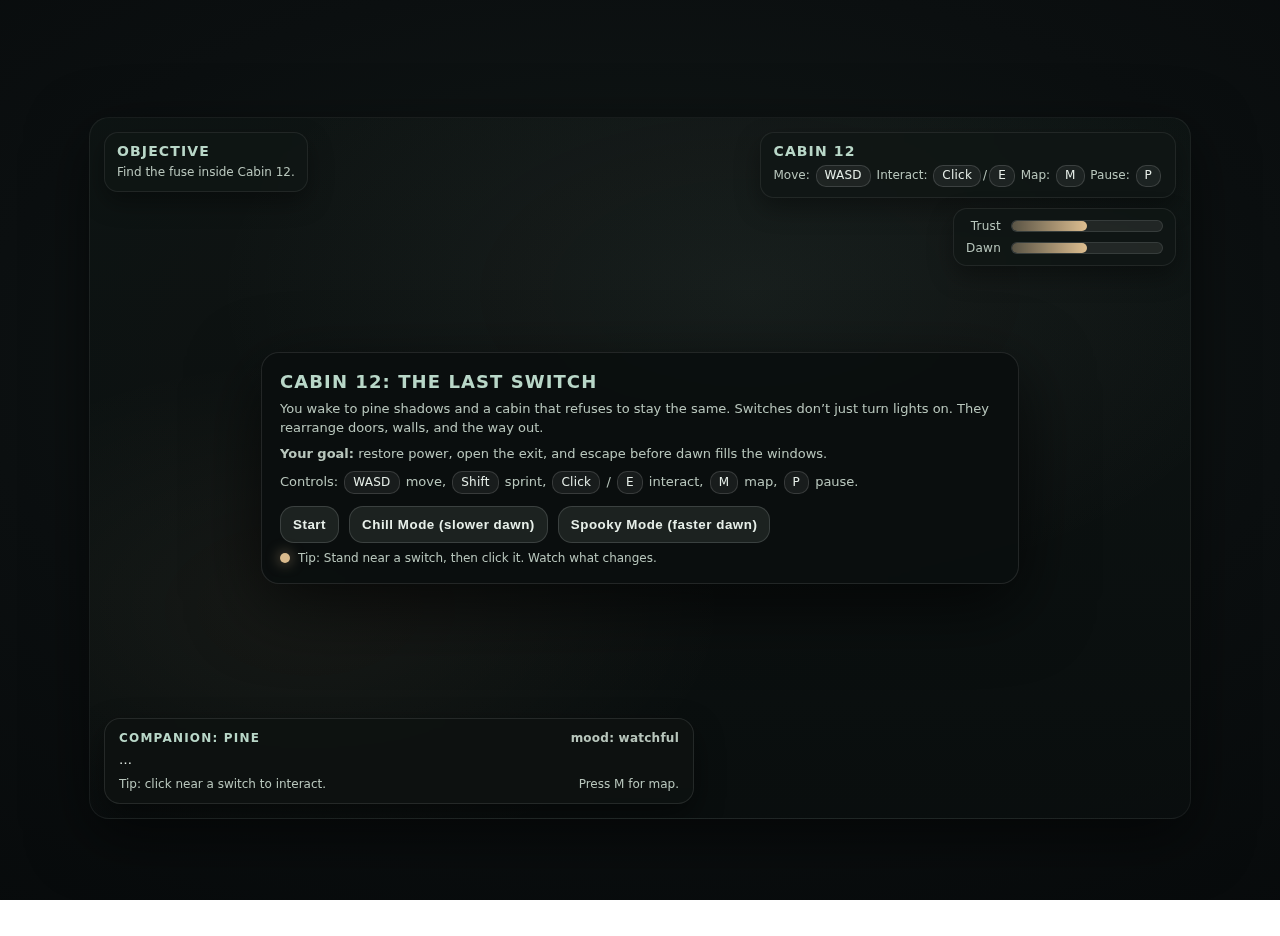
<file: cabingame.html>
<!doctype html>
<html lang="en">
<head>
  <meta charset="UTF-8" />
  <meta name="viewport" content="width=device-width, initial-scale=1.0"/>
  <title>Cabin 12: The Last Switch</title>
  <style>
    /* =========================================================
       CABIN 12: THE LAST SWITCH
       Single-file game (HTML + CSS + JS)
       Controls:
         - Move: WASD / Arrow keys
         - Sprint: Shift
         - Interact: Left-click (near objects) or E
         - Map overlay: M
         - Pause: P
       ========================================================= */

    :root{
      /* ===== THEME / COLORS (mountain + spooky) ===== */
      --bg0:#0b0f10;
      --bg1:#0e1413;
      --fog:#0b0f10;
      --ink:#e7efe9;
      --muted:#b8c6bc;
      --panel:#0f1514cc;
      --panel2:#0d1211e6;
      --accent:#b9d7c8;
      --danger:#e6a7a7;
      --gold:#e9d7a6;
      --wood:#2a1f17;
      --stone:#1a2422;
      --pine:#13211c;
      --lamp:#ffd9a3;
      --wire:#9aa7a0;
      --ok:#b9f2c2;
    }

    html,body{
      height:100%;
      margin:0;
      background: radial-gradient(1200px 700px at 50% 40%, #121a18 0%, var(--bg0) 55%, #070a0b 100%);
      color:var(--ink);
      font-family: ui-sans-serif, system-ui, -apple-system, Segoe UI, Roboto, Arial;
      overflow:hidden;
    }

    .wrap{
      height:100%;
      display:flex;
      align-items:center;
      justify-content:center;
      padding:18px;
    }

    .frame{
      width:min(1100px, 96vw);
      height:min(700px, 88vh);
      border-radius:20px;
      position:relative;
      box-shadow: 0 18px 60px rgba(0,0,0,.55);
      border:1px solid rgba(255,255,255,.06);
      background:
        radial-gradient(900px 520px at 60% 25%, rgba(185,215,200,.06), transparent 60%),
        radial-gradient(600px 360px at 20% 70%, rgba(255,217,163,.05), transparent 70%),
        linear-gradient(180deg, rgba(15,21,20,.92), rgba(10,14,14,.92));
      overflow:hidden;
    }

    canvas{
      width:100%;
      height:100%;
      display:block;
      image-rendering: pixelated;
      cursor: crosshair;
    }

    /* ===== UI PANELS ===== */
    .hud{
      position:absolute;
      inset:0;
      pointer-events:none;
    }

    .topbar{
      position:absolute;
      top:14px;
      left:14px;
      right:14px;
      display:flex;
      gap:12px;
      align-items:flex-start;
      justify-content:space-between;
      pointer-events:none;
    }

    .pill{
      pointer-events:none;
      background: var(--panel);
      border:1px solid rgba(255,255,255,.08);
      border-radius:14px;
      padding:10px 12px;
      backdrop-filter: blur(10px);
      box-shadow: 0 10px 24px rgba(0,0,0,.35);
      max-width: 420px;
    }

    .pill h1{
      margin:0;
      font-size:14px;
      letter-spacing:.08em;
      font-weight:800;
      text-transform:uppercase;
      color: var(--accent);
    }
    .pill .sub{
      margin-top:6px;
      font-size:12px;
      color: var(--muted);
      line-height:1.3;
    }

    .rightstack{
      display:flex;
      flex-direction:column;
      gap:10px;
      align-items:flex-end;
    }

    .meterRow{
      display:flex;
      gap:10px;
      align-items:center;
      justify-content:flex-end;
    }

    .meter{
      width:150px;
      height:10px;
      border-radius:999px;
      background: rgba(255,255,255,.08);
      border:1px solid rgba(255,255,255,.10);
      overflow:hidden;
    }
    .meter > i{
      display:block;
      height:100%;
      width:50%;
      background: linear-gradient(90deg, rgba(255,217,163,.25), rgba(255,217,163,.85));
      border-radius:999px;
    }
    .meterLabel{
      font-size:12px;
      color: var(--muted);
      letter-spacing:.02em;
    }

    .dialogue{
      position:absolute;
      left:14px;
      bottom:14px;
      width:min(560px, calc(100% - 28px));
      pointer-events:none;
      background: var(--panel2);
      border:1px solid rgba(255,255,255,.10);
      border-radius:16px;
      padding:12px 14px;
      backdrop-filter: blur(10px);
      box-shadow: 0 12px 30px rgba(0,0,0,.45);
    }

    .dialogue .name{
      display:flex;
      align-items:center;
      justify-content:space-between;
      gap:10px;
      margin:0 0 6px 0;
      font-size:12px;
      letter-spacing:.10em;
      text-transform:uppercase;
      color: var(--accent);
      font-weight:800;
    }

    .dialogue .line{
      margin:0;
      font-size:13px;
      color: var(--ink);
      line-height:1.35;
    }

    .dialogue .hint{
      margin-top:8px;
      font-size:12px;
      color: var(--muted);
      display:flex;
      justify-content:space-between;
      gap:10px;
    }

    .centerCard{
      position:absolute;
      inset:0;
      display:flex;
      align-items:center;
      justify-content:center;
      pointer-events:none;
    }

    .modal{
      width:min(720px, calc(100% - 34px));
      background: rgba(10,14,14,.92);
      border:1px solid rgba(255,255,255,.10);
      border-radius:18px;
      padding:18px 18px 16px;
      box-shadow: 0 22px 70px rgba(0,0,0,.65);
      backdrop-filter: blur(12px);
      pointer-events:auto;
    }

    .modal h2{
      margin:0 0 8px 0;
      font-size:18px;
      letter-spacing:.06em;
      text-transform:uppercase;
      color: var(--accent);
    }
    .modal p{
      margin:8px 0;
      color: var(--muted);
      line-height:1.4;
      font-size:13px;
    }
    .kbd{
      display:inline-block;
      padding:2px 8px;
      border-radius:10px;
      border:1px solid rgba(255,255,255,.14);
      background: rgba(255,255,255,.06);
      color: var(--ink);
      font-size:12px;
      letter-spacing:.02em;
      margin:0 2px;
    }
    .btnRow{
      display:flex;
      gap:10px;
      flex-wrap:wrap;
      margin-top:12px;
    }
    button{
      pointer-events:auto;
      border:1px solid rgba(255,255,255,.14);
      background: rgba(185,215,200,.10);
      color: var(--ink);
      border-radius:14px;
      padding:10px 12px;
      font-weight:800;
      letter-spacing:.04em;
      cursor:pointer;
      transition: transform .08s ease, background .15s ease, border-color .15s ease;
    }
    button:hover{ transform: translateY(-1px); background: rgba(185,215,200,.16); border-color: rgba(255,255,255,.20); }
    button:active{ transform: translateY(0px); }

    .badge{
      display:inline-flex;
      align-items:center;
      gap:8px;
      font-size:12px;
      color: var(--muted);
      margin-top:8px;
    }
    .dot{
      width:10px;height:10px;border-radius:50%;
      background: rgba(255,217,163,.85);
      box-shadow: 0 0 14px rgba(255,217,163,.55);
    }

    .mapPanel{
      position:absolute;
      top:70px;
      right:14px;
      width:min(260px, 38vw);
      pointer-events:none;
      background: var(--panel2);
      border:1px solid rgba(255,255,255,.10);
      border-radius:16px;
      padding:10px 10px 12px;
      backdrop-filter: blur(10px);
      box-shadow: 0 12px 30px rgba(0,0,0,.45);
      opacity:0;
      transform: translateY(-6px);
      transition: opacity .18s ease, transform .18s ease;
    }
    .mapPanel.on{ opacity:1; transform: translateY(0px); }

    .mapPanel .title{
      display:flex; align-items:center; justify-content:space-between;
      font-size:12px; letter-spacing:.10em; text-transform:uppercase;
      color: var(--accent); font-weight:800; margin:2px 2px 8px;
    }
    .mapPanel .mini{
      width:100%;
      aspect-ratio: 1 / 1;
      border-radius:14px;
      border:1px solid rgba(255,255,255,.08);
      background: rgba(255,255,255,.03);
      overflow:hidden;
      display:flex;
      align-items:center;
      justify-content:center;
      font-size:12px;
      color: var(--muted);
      position:relative;
    }
    .mapPanel .legend{
      margin-top:8px;
      font-size:12px;
      color: var(--muted);
      line-height:1.35;
    }

    .toast{
      position:absolute;
      top:14px;
      left:50%;
      transform: translateX(-50%);
      background: rgba(10,14,14,.92);
      border:1px solid rgba(255,255,255,.12);
      border-radius:999px;
      padding:8px 12px;
      font-size:12px;
      color: var(--ink);
      pointer-events:none;
      opacity:0;
      transition: opacity .18s ease, transform .18s ease;
      box-shadow: 0 12px 30px rgba(0,0,0,.35);
    }
    .toast.on{
      opacity:1;
      transform: translateX(-50%) translateY(2px);
    }
  </style>
</head>
<body>
<div class="wrap">
  <div class="frame">
    <canvas id="game" width="1100" height="700"></canvas>

    <div class="hud">
      <div class="toast" id="toast">…</div>

      <div class="topbar">
        <div class="pill" id="objectiveBox">
          <h1>Objective</h1>
          <div class="sub" id="objectiveText">Find your bearings.</div>
        </div>

        <div class="rightstack">
          <div class="pill" style="max-width:420px;">
            <h1>Cabin 12</h1>
            <div class="sub">
              Move: <span class="kbd">WASD</span>
              Interact: <span class="kbd">Click</span>/<span class="kbd">E</span>
              Map: <span class="kbd">M</span>
              Pause: <span class="kbd">P</span>
            </div>
          </div>

          <div class="pill">
            <div class="meterRow">
              <span class="meterLabel">Trust</span>
              <span class="meter"><i id="trustBar"></i></span>
            </div>
            <div class="meterRow" style="margin-top:8px;">
              <span class="meterLabel">Dawn</span>
              <span class="meter"><i id="dawnBar"></i></span>
            </div>
          </div>
        </div>
      </div>

      <div class="mapPanel" id="mapPanel">
        <div class="title">
          <span>Field Map</span>
          <span style="color:var(--muted); letter-spacing:.02em; text-transform:none;">(M)</span>
        </div>
        <div class="mini" id="miniMap">
          <canvas id="mini" width="220" height="220" style="width:92%; height:92%; border-radius:12px;"></canvas>
        </div>
        <div class="legend">
          • Your position is the pale dot.<br/>
          • Doors shift with switches.<br/>
          • The map updates as you explore.
        </div>
      </div>

      <div class="dialogue" id="dialogueBox">
        <div class="name">
          <span>COMPANION: <span id="companionName">PINE</span></span>
          <span style="color:var(--muted); letter-spacing:.02em; text-transform:none;" id="moodLabel">mood: watchful</span>
        </div>
        <p class="line" id="dialogueLine">…</p>
        <div class="hint">
          <span id="hintLeft">Tip: click near a switch to interact.</span>
          <span id="hintRight">Press M for map.</span>
        </div>
      </div>

      <div class="centerCard" id="startModal">
        <div class="modal">
          <h2>Cabin 12: The Last Switch</h2>
          <p>
            You wake to pine shadows and a cabin that refuses to stay the same.
            Switches don’t just turn lights on. They rearrange doors, walls, and the way out.
          </p>
          <p>
            <strong>Your goal:</strong> restore power, open the exit, and escape before dawn fills the windows.
          </p>
          <p>
            Controls: <span class="kbd">WASD</span> move, <span class="kbd">Shift</span> sprint,
            <span class="kbd">Click</span> / <span class="kbd">E</span> interact,
            <span class="kbd">M</span> map, <span class="kbd">P</span> pause.
          </p>
          <div class="btnRow">
            <button id="btnStart">Start</button>
            <button id="btnChill">Chill Mode (slower dawn)</button>
            <button id="btnHard">Spooky Mode (faster dawn)</button>
          </div>
          <div class="badge"><span class="dot"></span><span>Tip: Stand near a switch, then click it. Watch what changes.</span></div>
        </div>
      </div>

      <div class="centerCard" id="endModal" style="display:none;">
        <div class="modal">
          <h2 id="endTitle">…</h2>
          <p id="endText">…</p>
          <div class="btnRow">
            <button id="btnRestart">Restart</button>
          </div>
          <div class="badge"><span class="dot"></span><span id="endHint">Try a different switch order next run.</span></div>
        </div>
      </div>

      <div class="centerCard" id="pauseModal" style="display:none;">
        <div class="modal">
          <h2>Paused</h2>
          <p>Press <span class="kbd">P</span> to resume.</p>
          <div class="btnRow">
            <button id="btnResume">Resume</button>
            <button id="btnRestart2">Restart</button>
          </div>
        </div>
      </div>

    </div>
  </div>
</div>

<script>
/* =========================================================
   GAME SETTINGS (easy tweak zone)
   ========================================================= */
const CONFIG = {
  tile: 40,           // world grid tile size (px)
  playerRadius: 12,
  interactRange: 44,
  baseSpeed: 160,     // px/sec
  sprintMult: 1.55,
  dawnSeconds: 240,   // time until "dawn" (lose) in normal mode
  chillDawnSeconds: 360,
  hardDawnSeconds: 165,
  cameraLerp: 0.10,
  shakeMax: 6,
  fogAlphaBase: 0.86,  // overall darkness
  lightRadius: 150,    // player lantern radius
  lightSoftness: 0.55,
  ambientInsideBoost: 0.12,
  showDebug: false
};

/* =========================================================
   CANVAS + CONTEXT
   ========================================================= */
const canvas = document.getElementById("game");
const ctx = canvas.getContext("2d");

const miniCanvas = document.getElementById("mini");
const mctx = miniCanvas.getContext("2d");

/* =========================================================
   UI HOOKS
   ========================================================= */
const objectiveText = document.getElementById("objectiveText");
const dialogueLine = document.getElementById("dialogueLine");
const moodLabel = document.getElementById("moodLabel");
const trustBar = document.getElementById("trustBar");
const dawnBar = document.getElementById("dawnBar");
const toast = document.getElementById("toast");
const mapPanel = document.getElementById("mapPanel");

const startModal = document.getElementById("startModal");
const endModal = document.getElementById("endModal");
const pauseModal = document.getElementById("pauseModal");
const endTitle = document.getElementById("endTitle");
const endText = document.getElementById("endText");
const endHint = document.getElementById("endHint");

document.getElementById("btnStart").onclick = () => startGame("normal");
document.getElementById("btnChill").onclick = () => startGame("chill");
document.getElementById("btnHard").onclick = () => startGame("hard");
document.getElementById("btnRestart").onclick = () => location.reload();
document.getElementById("btnRestart2").onclick = () => location.reload();
document.getElementById("btnResume").onclick = () => togglePause(false);

/* =========================================================
   INPUT
   ========================================================= */
const keys = new Set();
let mouse = {x:0, y:0, down:false, clicked:false};

window.addEventListener("keydown", (e)=>{
  if(["ArrowUp","ArrowDown","ArrowLeft","ArrowRight"," "].includes(e.key)) e.preventDefault();
  keys.add(e.key.toLowerCase());
  if(e.key.toLowerCase()==="p" && state.started && !state.ended) togglePause();
  if(e.key.toLowerCase()==="m" && state.started && !state.ended) toggleMap();
  if(e.key.toLowerCase()==="e" && state.started && !state.ended && !state.paused) interactNearest();
});

window.addEventListener("keyup", (e)=> keys.delete(e.key.toLowerCase()));

canvas.addEventListener("mousemove", (e)=>{
  const r = canvas.getBoundingClientRect();
  mouse.x = (e.clientX - r.left) * (canvas.width / r.width);
  mouse.y = (e.clientY - r.top) * (canvas.height / r.height);
});

canvas.addEventListener("mousedown", (e)=>{
  mouse.down = true;
  mouse.clicked = true;
});

window.addEventListener("mouseup", ()=>{
  mouse.down = false;
});

/* =========================================================
   WORLD / LEVEL DATA (editable + clear)
   ========================================================= */
/*
  We use a simple rectangle-based world.
  "solids" are walls/rocks/trees you cannot pass.
  Doors are rectangles that can toggle open/closed.
  Switches toggle a global boolean and can change doors/walls.

  V1 OBJECTIVES:
   1) Find the Fuse (pickup).
   2) Install Fuse (in breaker).
   3) Power Exit (flip exit switch).
   4) Escape through the front gate.
*/

function rect(x,y,w,h){ return {x,y,w,h}; }
function pointInRect(px,py,r){ return px>=r.x && px<=r.x+r.w && py>=r.y && py<=r.y+r.h; }
function clamp(v,a,b){ return Math.max(a, Math.min(b,v)); }
function dist(a,b){ return Math.hypot(a.x-b.x, a.y-b.y); }

const WORLD = {
  w: 1800,
  h: 1200,

  // static solids (won't change)
  solids: [
    // outer "woods" edges
    rect(0,0,1800,60),
    rect(0,1140,1800,60),
    rect(0,0,60,1200),
    rect(1740,0,60,1200),

    // trees / rocks clusters outside (simple chunky shapes)
    rect(120,140,220,120),
    rect(280,360,160,170),
    rect(140,700,240,140),
    rect(520,820,220,160),
    rect(1220,140,240,140),
    rect(1440,360,170,200),
    rect(1320,760,260,170),

    // cabin exterior block (shell wall thickness)
    rect(680,250,520,20),
    rect(680,250,20,420),
    rect(1180,250,20,420),
    rect(680,650,520,20),

    // interior fixed walls
    rect(930,250,20,300),      // center divider
    rect(680,400,250,20),      // left horizontal
    rect(950,520,250,20),      // right horizontal
  ],

  // dynamic walls (appear/disappear based on switches)
  dynWalls: [
    // wall that sometimes blocks hallway
    { id:"wallHall", r: rect(930,550,20,120), active:true },
    // wall that sometimes blocks left room
    { id:"wallLeft", r: rect(780,400,20,270), active:false }
  ],

  doors: [
    // cabin entrances / interior doors (toggle)
    { id:"frontDoor", r: rect(920,650,40,20), open:false, kind:"door", label:"Front Door" },
    { id:"leftDoor",  r: rect(680,520,20,50), open:true,  kind:"door", label:"Mudroom Door" },
    { id:"rightDoor", r: rect(1180,360,20,60), open:false, kind:"door", label:"Study Door" },
    { id:"hallDoor",  r: rect(930,400,20,60), open:true,  kind:"door", label:"Hall Door" },

    // outside gate (final exit)
    { id:"exitGate",  r: rect(1680,560,60,80), open:false, kind:"gate", label:"Ridge Gate" }
  ],

  // interactable objects
  objects: [
    { id:"switchA", kind:"switch", label:"Switch A", pos:{x:760,y:330}, state:false },
    { id:"switchB", kind:"switch", label:"Switch B", pos:{x:1120,y:610}, state:false },
    { id:"breaker", kind:"breaker", label:"Breaker Box", pos:{x:1060,y:330}, powered:false },
    { id:"fuse", kind:"pickup", label:"Fuse", pos:{x:820,y:610}, taken:false },
    { id:"exitSwitch", kind:"switch", label:"Exit Switch", pos:{x:1620,y:600}, state:false, locked:true }
  ],

  // zones to trigger story or ambience
  zones: [
    { id:"insideCabin", r: rect(700,270,480,380) }
  ]
};

/* =========================================================
   GAME STATE
   ========================================================= */
const state = {
  started:false,
  paused:false,
  ended:false,
  mode:"normal",

  t:0,
  dt:0,
  last:0,

  dawnT:0,           // counts up to dawnSeconds
  dawnSeconds: CONFIG.dawnSeconds,

  // player + camera
  player: { x: 860, y: 980, vx:0, vy:0, facing:{x:1,y:0} },
  cam: { x: 0, y: 0 },
  shake: 0,

  // objectives
  objectiveIndex: 0,
  objectives: [
    { id:"findFuse", text:"Find the fuse inside Cabin 12.", done:false },
    { id:"installFuse", text:"Install the fuse in the breaker box.", done:false },
    { id:"powerExit", text:"Find the exit switch and power the ridge gate.", done:false },
    { id:"escape", text:"Escape through the ridge gate before dawn.", done:false }
  ],

  // companion AI
  companion: {
    name:"PINE",
    trust: 0.62,            // 0..1
    mood: "watchful",       // watchful, calm, uneasy, helpful
    lastSpokeAt: -999,
    memory: [],             // recent observations
    misleadChance: 0.18
  },

  // map
  mapOn:false,
  explored: new Set(),      // explored mini-tiles
};

/* =========================================================
   HELPERS: UI
   ========================================================= */
function setObjectiveText(){
  const current = state.objectives[state.objectiveIndex];
  objectiveText.textContent = current ? current.text : "…";
}
function setDialogue(text, mood=null){
  dialogueLine.textContent = text;
  if(mood) state.companion.mood = mood;
  moodLabel.textContent = `mood: ${state.companion.mood}`;
  state.companion.lastSpokeAt = state.t;
}
let toastTimer = 0;
function showToast(msg, seconds=1.2){
  toast.textContent = msg;
  toast.classList.add("on");
  toastTimer = seconds;
}

/* =========================================================
   START / END / PAUSE
   ========================================================= */
function startGame(mode){
  state.mode = mode;
  state.started = true;
  startModal.style.display = "none";

  state.dawnSeconds = (mode==="chill") ? CONFIG.chillDawnSeconds
                    : (mode==="hard") ? CONFIG.hardDawnSeconds
                    : CONFIG.dawnSeconds;

  setObjectiveText();
  setDialogue("You’re awake. Cold wood. Pine resin. The cabin breathes like it’s listening.", "watchful");
  showToast("Find a switch. Watch what changes.", 1.6);

  requestAnimationFrame(loop);
}

function endGame(win){
  state.ended = true;
  endModal.style.display = "flex";
  if(win){
    endTitle.textContent = "You slipped out.";
    endText.textContent = "The ridge wind bites, but it’s honest. Behind you, Cabin 12 forgets you existed.";
    endHint.textContent = "Want it spookier? Ask me to add footsteps, whispers, or a roaming shadow.";
  } else {
    endTitle.textContent = "Dawn found you.";
    endText.textContent = "Light crawls into the cabin’s corners. The switches stop obeying. The door won’t remember your hands.";
    endHint.textContent = "Try switching slower and watching which doors move with each flip.";
  }
}

function togglePause(force){
  if(state.ended || !state.started) return;
  state.paused = (typeof force==="boolean") ? force : !state.paused;
  pauseModal.style.display = state.paused ? "flex" : "none";
}
function toggleMap(){
  state.mapOn = !state.mapOn;
  mapPanel.classList.toggle("on", state.mapOn);
}

/* =========================================================
   COLLISION
   ========================================================= */
function circleRectCollide(cx,cy,cr, r){
  const nx = clamp(cx, r.x, r.x+r.w);
  const ny = clamp(cy, r.y, r.y+r.h);
  const dx = cx - nx;
  const dy = cy - ny;
  return (dx*dx + dy*dy) < (cr*cr);
}

function isSolidRect(r){
  // includes static solids, active dyn walls, closed doors, and gate if closed
  // called during collision sampling
  return true;
}

function getAllSolids(){
  const arr = [];
  for(const s of WORLD.solids) arr.push(s);
  for(const w of WORLD.dynWalls) if(w.active) arr.push(w.r);
  for(const d of WORLD.doors){
    if(!d.open){
      arr.push(d.r);
    }
  }
  return arr;
}

function movePlayer(dt){
  const p = state.player;
  let ix = 0, iy = 0;
  if(keys.has("w") || keys.has("arrowup")) iy -= 1;
  if(keys.has("s") || keys.has("arrowdown")) iy += 1;
  if(keys.has("a") || keys.has("arrowleft")) ix -= 1;
  if(keys.has("d") || keys.has("arrowright")) ix += 1;

  const mag = Math.hypot(ix,iy) || 1;
  ix/=mag; iy/=mag;

  const sprint = keys.has("shift");
  const speed = CONFIG.baseSpeed * (sprint ? CONFIG.sprintMult : 1);

  const vx = ix * speed;
  const vy = iy * speed;

  if(Math.hypot(vx,vy) > 1){
    p.facing.x = ix; p.facing.y = iy;
  }

  // attempt axis moves separately for nicer collisions
  const solids = getAllSolids();
  let nx = p.x + vx*dt;
  let ny = p.y;

  for(const r of solids){
    if(circleRectCollide(nx, ny, CONFIG.playerRadius, r)){
      nx = p.x; break;
    }
  }
  p.x = nx;

  nx = p.x;
  ny = p.y + vy*dt;
  for(const r of solids){
    if(circleRectCollide(nx, ny, CONFIG.playerRadius, r)){
      ny = p.y; break;
    }
  }
  p.y = ny;

  // clamp to world bounds
  p.x = clamp(p.x, 80, WORLD.w-80);
  p.y = clamp(p.y, 80, WORLD.h-80);

  // explore map cells
  const cell = `${Math.floor(p.x/80)},${Math.floor(p.y/80)}`;
  state.explored.add(cell);
}

/* =========================================================
   INTERACTION
   ========================================================= */
function nearestInteractable(){
  const p = state.player;
  let best = null;
  let bestD = Infinity;

  // objects
  for(const o of WORLD.objects){
    if(o.kind==="pickup" && o.taken) continue;
    if(o.id==="exitSwitch" && o.locked) {
      // still interactable, but will say locked
    }
    const d = Math.hypot(p.x-o.pos.x, p.y-o.pos.y);
    if(d < bestD){
      bestD = d;
      best = {type:"object", ref:o, d};
    }
  }

  // doors (for "open/close" feel, but we won't toggle them manually in v1)
  for(const d0 of WORLD.doors){
    const cx = d0.r.x + d0.r.w/2;
    const cy = d0.r.y + d0.r.h/2;
    const d = Math.hypot(p.x-cx, p.y-cy);
    if(d < bestD){
      bestD = d;
      best = {type:"door", ref:d0, d};
    }
  }

  return best;
}

function interactNearest(){
  const hit = nearestInteractable();
  if(!hit || hit.d > CONFIG.interactRange) return;

  if(hit.type==="object"){
    const o = hit.ref;

    if(o.kind==="pickup"){
      o.taken = true;
      showToast("Picked up: Fuse", 1.2);
      observe(`You found the fuse.`);
      state.objectives[0].done = true;
      if(state.objectiveIndex===0) state.objectiveIndex = 1;
      setObjectiveText();
      companionSpeakContextual("pickup_fuse");
      return;
    }

    if(o.kind==="breaker"){
      if(!state.objectives[0].done){
        showToast("Breaker box needs a fuse.", 1.2);
        companionSpeakContextual("breaker_no_fuse");
        return;
      }
      if(!o.powered){
        o.powered = true;
        showToast("Power restored.", 1.2);
        observe("Breaker is powered.");
        state.objectives[1].done = true;
        if(state.objectiveIndex===1) state.objectiveIndex = 2;
        setObjectiveText();
        companionSpeakContextual("breaker_powered");
        applyWorldRules(); // breaker may unlock behaviors
      } else {
        showToast("Already powered.", 0.9);
      }
      return;
    }

    if(o.kind==="switch"){
      if(o.id==="exitSwitch"){
        if(o.locked){
          showToast("Exit switch is dead. Needs power.", 1.2);
          companionSpeakContextual("exit_locked");
          state.companion.trust = clamp(state.companion.trust - 0.02, 0, 1);
          return;
        }
        o.state = !o.state;
        showToast(o.state ? "Exit switch ON" : "Exit switch OFF", 1.0);
        observe(`Exit switch ${o.state ? "ON" : "OFF"}.`);
        if(o.state){
          // open exit gate
          const gate = WORLD.doors.find(d=>d.id==="exitGate");
          gate.open = true;
          state.objectives[2].done = true;
          if(state.objectiveIndex===2) state.objectiveIndex = 3;
          setObjectiveText();
          companionSpeakContextual("exit_powered");
        } else {
          // close gate if switched off (keeps tension)
          const gate = WORLD.doors.find(d=>d.id==="exitGate");
          gate.open = false;
        }
        return;
      }

      // Switch A / B
      o.state = !o.state;
      showToast(`${o.label} ${o.state ? "ON" : "OFF"}`, 1.0);
      observe(`${o.label} toggled.`);
      applyWorldRules();
      companionSpeakContextual(o.id);
      return;
    }
  }

  if(hit.type==="door"){
    // v1: doors are controlled by switches; clicking doors gives info
    showToast(`${hit.ref.label}: ${hit.ref.open ? "open" : "closed"}`, 1.0);
    companionSpeakContextual("door_info");
  }
}

canvas.addEventListener("click", ()=>{
  if(!state.started || state.paused || state.ended) return;
  interactNearest();
});

/* =========================================================
   WORLD RULES (switch logic)
   ========================================================= */
function applyWorldRules(){
  const sA = WORLD.objects.find(o=>o.id==="switchA").state;
  const sB = WORLD.objects.find(o=>o.id==="switchB").state;
  const breaker = WORLD.objects.find(o=>o.id==="breaker").powered;

  // Door mapping: (designed for learnable patterns)
  // - Switch A: controls the front door + hall door pairing
  // - Switch B: controls the study door + mudroom door
  // - When BOTH are ON: hallway wall appears (forces alternate route)
  // - When BOTH are OFF: left wall appears (forces central route)
  const frontDoor = WORLD.doors.find(d=>d.id==="frontDoor");
  const hallDoor  = WORLD.doors.find(d=>d.id==="hallDoor");
  const rightDoor = WORLD.doors.find(d=>d.id==="rightDoor");
  const leftDoor  = WORLD.doors.find(d=>d.id==="leftDoor");

  // A toggles front/hall
  frontDoor.open = sA;      // ON opens front door (but gate still locked)
  hallDoor.open  = !sA;     // ON closes hall door (pushes you around)

  // B toggles right/left
  rightDoor.open = sB;
  leftDoor.open  = !sB;

  // Dynamic walls
  const wallHall = WORLD.dynWalls.find(w=>w.id==="wallHall");
  const wallLeft = WORLD.dynWalls.find(w=>w.id==="wallLeft");

  wallHall.active = (sA && sB);    // both on -> hallway blocked
  wallLeft.active = (!sA && !sB);  // both off -> left route blocked

  // Exit switch unlocks only if breaker powered
  const exitSwitch = WORLD.objects.find(o=>o.id==="exitSwitch");
  exitSwitch.locked = !breaker;

  // If breaker powered, also slightly brighten inside (feels rewarding)
}

/* =========================================================
   COMPANION AI: tiny but fun
   ========================================================= */
function observe(note){
  // store small memory list
  state.companion.memory.push({t:state.t, note});
  if(state.companion.memory.length > 6) state.companion.memory.shift();
}

function companionSpeakContextual(trigger){
  const c = state.companion;
  // mood shifts based on dawn + trust
  const dawnP = state.dawnT / state.dawnSeconds;
  if(dawnP > 0.75) c.mood = (c.trust > 0.55) ? "helpful" : "uneasy";
  else if(dawnP > 0.45) c.mood = (c.trust > 0.50) ? "watchful" : "uneasy";
  else c.mood = (c.trust > 0.60) ? "calm" : "watchful";

  // avoid spamming
  if(state.t - c.lastSpokeAt < 1.2) return;

  // sometimes mislead if low trust or spooky mode
  const extraMislead = (state.mode==="hard") ? 0.06 : 0;
  const mislead = Math.random() < (c.misleadChance + extraMislead) * (1 - c.trust + 0.15);

  const sA = WORLD.objects.find(o=>o.id==="switchA").state;
  const sB = WORLD.objects.find(o=>o.id==="switchB").state;
  const breaker = WORLD.objects.find(o=>o.id==="breaker").powered;

  const lines = {
    intro: [
      "If you hear the cabin… ignore it. Focus on what changes when you flip a switch.",
      "Two switches. One cabin. Too many lies. Let’s make the cabin repeat itself."
    ],
    switchA: [
      `Switch A… it feels tied to the front. Doors trade places when it flips.`,
      `A toggled. Watch the front door and the hall. They don’t like being open at the same time.`
    ],
    switchB: [
      `Switch B likes the side rooms. Study and mudroom, like a breath in… breath out.`,
      `B moved something. Right side, left side. Keep an eye on the corners.`
    ],
    pickup_fuse: [
      "Good. A fuse means the cabin might finally obey physics for a minute.",
      "Careful holding that. Metal remembers heat."
    ],
    breaker_no_fuse: [
      "Breaker’s hungry. It wants something small, sharp, and important. A fuse.",
      "No fuse, no power. No power, no exit. Simple… in theory."
    ],
    breaker_powered: [
      "There. The hum is back. The cabin’s… less playful now.",
      "Power restored. Now the exit switch should wake up outside."
    ],
    exit_locked: [
      "Dead switch. We need power first. Find the breaker inside.",
      "It won’t click until the cabin is fed electricity."
    ],
    exit_powered: [
      "Gate should be open. Don’t hesitate. The mountain likes to change its mind.",
      "That’s it. Go. Before the light gets curious."
    ],
    door_info: [
      "Doors are symptoms, not solutions. The switches are the cause.",
      "If a door is closed, ask: which switch is trying to hide you?"
    ]
  };

  let pool = [];
  if(trigger==="switchA") pool = lines.switchA;
  else if(trigger==="switchB") pool = lines.switchB;
  else if(trigger==="pickup_fuse") pool = lines.pickup_fuse;
  else if(trigger==="breaker_no_fuse") pool = lines.breaker_no_fuse;
  else if(trigger==="breaker_powered") pool = lines.breaker_powered;
  else if(trigger==="exit_locked") pool = lines.exit_locked;
  else if(trigger==="exit_powered") pool = lines.exit_powered;
  else if(trigger==="door_info") pool = lines.door_info;
  else pool = lines.intro;

  let line = pool[Math.floor(Math.random()*pool.length)];

  // a gentle "hint engine"
  if(!breaker && (state.objectiveIndex===2 || state.objectiveIndex===0)){
    // keep reminding about fuse/breaker
    if(Math.random()<0.35) line = "If the exit feels dead, remember: fuse first, breaker second.";
  }

  if(mislead){
    // subtle mislead: suggest wrong door focus
    const mis = [
      "I’m pretty sure Switch A controls the study door… unless I’m remembering a different cabin.",
      "Try leaving both switches OFF. I think that opens more doors. I think."
    ];
    line = mis[Math.floor(Math.random()*mis.length)];
    c.trust = clamp(c.trust - 0.03, 0, 1);
  } else {
    // reward trust slightly if player makes progress
    if(trigger==="pickup_fuse" || trigger==="breaker_powered" || trigger==="exit_powered"){
      c.trust = clamp(c.trust + 0.06, 0, 1);
    } else if(trigger==="switchA" || trigger==="switchB"){
      c.trust = clamp(c.trust + 0.01, 0, 1);
    }
  }

  setDialogue(line, c.mood);
}

/* =========================================================
   DRAWING
   ========================================================= */
function draw(){
  const p = state.player;

  // camera follows player
  const targetCamX = p.x - canvas.width/2;
  const targetCamY = p.y - canvas.height/2;
  state.cam.x += (targetCamX - state.cam.x) * CONFIG.cameraLerp;
  state.cam.y += (targetCamY - state.cam.y) * CONFIG.cameraLerp;

  // clamp camera to world
  state.cam.x = clamp(state.cam.x, 0, WORLD.w - canvas.width);
  state.cam.y = clamp(state.cam.y, 0, WORLD.h - canvas.height);

  // subtle shake as dawn approaches
  const dawnP = state.dawnT / state.dawnSeconds;
  const shakeAmt = CONFIG.shakeMax * Math.max(0, dawnP - 0.6) / 0.4;
  state.shake = Math.min(CONFIG.shakeMax, shakeAmt);

  const sx = (Math.random()*2-1) * state.shake;
  const sy = (Math.random()*2-1) * state.shake;

  ctx.setTransform(1,0,0,1,0,0);
  ctx.clearRect(0,0,canvas.width,canvas.height);

  ctx.save();
  ctx.translate(-state.cam.x + sx, -state.cam.y + sy);

  // background ground
  ctx.fillStyle = "#0a0f10";
  ctx.fillRect(0,0,WORLD.w,WORLD.h);

  // paint "pine" ground texture
  for(let y=0;y<WORLD.h;y+=80){
    for(let x=0;x<WORLD.w;x+=80){
      const v = (x*73856093 ^ y*19349663) & 255;
      ctx.fillStyle = `rgba(19,33,28,${0.06 + (v/255)*0.04})`;
      ctx.fillRect(x+8, y+10, 64, 56);
    }
  }

  // draw cabin interior floor area
  ctx.fillStyle = "rgba(42,31,23,0.85)";
  ctx.fillRect(700,270,480,380);

  // draw outside "ridge path" leading to gate
  ctx.fillStyle = "rgba(26,36,34,0.9)";
  ctx.fillRect(1180,530,520,140); // path strip
  ctx.fillRect(1540,400,160,270); // vertical to gate

  // draw solids (trees/rocks/cabin walls)
  drawRects(WORLD.solids, "rgba(26,36,34,1.0)", true);

  // dynamic walls
  for(const w of WORLD.dynWalls){
    if(!w.active) continue;
    ctx.fillStyle = "rgba(20,30,28,1.0)";
    ctx.fillRect(w.r.x, w.r.y, w.r.w, w.r.h);
  }

  // doors (closed doors drawn as planks, open doors as shadow gap)
  for(const d of WORLD.doors){
    if(d.open){
      ctx.fillStyle = "rgba(0,0,0,0.35)";
      ctx.fillRect(d.r.x, d.r.y, d.r.w, d.r.h);
    } else {
      const isGate = d.kind==="gate";
      ctx.fillStyle = isGate ? "rgba(18,28,26,1.0)" : "rgba(54,38,28,1.0)";
      ctx.fillRect(d.r.x, d.r.y, d.r.w, d.r.h);
      // little brace line
      ctx.fillStyle = "rgba(255,255,255,0.08)";
      ctx.fillRect(d.r.x + (d.r.w> d.r.h ? 6 : 2), d.r.y + (d.r.h> d.r.w ? 6 : 2), Math.max(6, d.r.w-12), 2);
    }
  }

  // objects
  for(const o of WORLD.objects){
    if(o.kind==="pickup" && o.taken) continue;

    if(o.kind==="switch"){
      // switch is a small plate + lever
      const on = !!o.state;
      // exit switch gray if locked
      const locked = (o.id==="exitSwitch" && o.locked);
      ctx.fillStyle = locked ? "rgba(154,167,160,0.25)" : "rgba(185,215,200,0.20)";
      ctx.fillRect(o.pos.x-10, o.pos.y-10, 20, 20);

      ctx.fillStyle = locked ? "rgba(154,167,160,0.35)" : (on ? "rgba(255,217,163,0.90)" : "rgba(255,255,255,0.12)");
      ctx.beginPath();
      ctx.roundRect(o.pos.x-3, o.pos.y-8, 6, 16, 3);
      ctx.fill();

      // tiny glow if on
      if(on && !locked){
        ctx.fillStyle = "rgba(255,217,163,0.12)";
        ctx.beginPath();
        ctx.arc(o.pos.x, o.pos.y, 20, 0, Math.PI*2);
        ctx.fill();
      }
    }

    if(o.kind==="breaker"){
      ctx.fillStyle = "rgba(154,167,160,0.20)";
      ctx.fillRect(o.pos.x-14, o.pos.y-12, 28, 24);
      ctx.fillStyle = o.powered ? "rgba(185,242,194,0.85)" : "rgba(230,167,167,0.55)";
      ctx.fillRect(o.pos.x-12, o.pos.y+8, 24, 3);
    }

    if(o.kind==="pickup"){
      // fuse
      ctx.fillStyle = "rgba(233,215,166,0.9)";
      ctx.fillRect(o.pos.x-9, o.pos.y-3, 18, 6);
      ctx.fillStyle = "rgba(0,0,0,0.28)";
      ctx.fillRect(o.pos.x-6, o.pos.y-1, 12, 2);
    }
  }

  // player
  ctx.fillStyle = "rgba(231,239,233,0.92)";
  ctx.beginPath();
  ctx.arc(p.x, p.y, CONFIG.playerRadius, 0, Math.PI*2);
  ctx.fill();

  // small "direction" notch
  ctx.fillStyle = "rgba(0,0,0,0.24)";
  ctx.beginPath();
  ctx.arc(p.x + p.facing.x*8, p.y + p.facing.y*8, 4, 0, Math.PI*2);
  ctx.fill();

  // interaction highlight
  const hit = nearestInteractable();
  if(hit && hit.d < CONFIG.interactRange){
    ctx.strokeStyle = "rgba(185,215,200,0.55)";
    ctx.lineWidth = 2;
    if(hit.type==="object"){
      ctx.beginPath();
      ctx.arc(hit.ref.pos.x, hit.ref.pos.y, 18, 0, Math.PI*2);
      ctx.stroke();
      drawWorldLabel(hit.ref.label, hit.ref.pos.x, hit.ref.pos.y - 22);
    } else {
      const d = hit.ref;
      ctx.strokeRect(d.r.x-2, d.r.y-2, d.r.w+4, d.r.h+4);
      drawWorldLabel(d.label, d.r.x + d.r.w/2, d.r.y - 10);
    }
  }

  // check win: reach gate area when open
  const gate = WORLD.doors.find(d=>d.id==="exitGate");
  if(gate.open && pointInRect(p.x, p.y, gate.r)){
    state.objectives[3].done = true;
    endGame(true);
  }

  ctx.restore();

  // lighting + fog overlay (screen space)
  drawFogAndLight();

  // debug
  if(CONFIG.showDebug){
    ctx.fillStyle="white";
    ctx.fillText(`p: ${Math.round(p.x)},${Math.round(p.y)}`, 14, canvas.height-10);
  }

  // mini-map
  drawMiniMap();
}

function drawRects(list, fillStyle, bevel=false){
  for(const r of list){
    ctx.fillStyle = fillStyle;
    ctx.fillRect(r.x, r.y, r.w, r.h);
    if(bevel){
      ctx.fillStyle = "rgba(255,255,255,0.05)";
      ctx.fillRect(r.x, r.y, r.w, 3);
      ctx.fillRect(r.x, r.y, 3, r.h);
      ctx.fillStyle = "rgba(0,0,0,0.25)";
      ctx.fillRect(r.x, r.y+r.h-3, r.w, 3);
      ctx.fillRect(r.x+r.w-3, r.y, 3, r.h);
    }
  }
}

function drawWorldLabel(text, x, y){
  ctx.save();
  ctx.font = "12px ui-sans-serif, system-ui";
  ctx.textAlign = "center";
  ctx.textBaseline = "middle";
  const padX = 8, padY = 5;
  const w = ctx.measureText(text).width + padX*2;
  const h = 18 + padY;
  ctx.fillStyle = "rgba(10,14,14,0.75)";
  roundRect(ctx, x - w/2, y - h/2, w, h, 10);
  ctx.fill();
  ctx.strokeStyle = "rgba(255,255,255,0.10)";
  ctx.stroke();
  ctx.fillStyle = "rgba(231,239,233,0.92)";
  ctx.fillText(text, x, y+1);
  ctx.restore();
}

function roundRect(c, x, y, w, h, r){
  c.beginPath();
  c.moveTo(x+r, y);
  c.arcTo(x+w, y, x+w, y+h, r);
  c.arcTo(x+w, y+h, x, y+h, r);
  c.arcTo(x, y+h, x, y, r);
  c.arcTo(x, y, x+w, y, r);
  c.closePath();
}

function drawFogAndLight(){
  const p = state.player;

  // base fog
  ctx.save();
  ctx.fillStyle = `rgba(11,15,16,${CONFIG.fogAlphaBase})`;
  ctx.fillRect(0,0,canvas.width,canvas.height);

  // carve lantern light using destination-out
  ctx.globalCompositeOperation = "destination-out";

  // convert player world to screen
  const px = p.x - state.cam.x;
  const py = p.y - state.cam.y;

  const inside = isInsideCabin(p.x, p.y);
  const breakerPowered = WORLD.objects.find(o=>o.id==="breaker").powered;
  const insideBoost = (inside && breakerPowered) ? CONFIG.ambientInsideBoost : 0;

  const radius = CONFIG.lightRadius + insideBoost*220;
  const grad = ctx.createRadialGradient(px, py, radius*0.10, px, py, radius);
  grad.addColorStop(0, `rgba(0,0,0,${0.95})`);
  grad.addColorStop(CONFIG.lightSoftness, `rgba(0,0,0,${0.25})`);
  grad.addColorStop(1, `rgba(0,0,0,0)`);

  ctx.fillStyle = grad;
  ctx.beginPath();
  ctx.arc(px, py, radius, 0, Math.PI*2);
  ctx.fill();

  // faint "lamp flicker" if breaker powered
  if(breakerPowered && inside){
    const flick = 0.06 + 0.03*Math.sin(state.t*7.0);
    const g2 = ctx.createRadialGradient(px, py, radius*0.05, px, py, radius*0.70);
    g2.addColorStop(0, `rgba(0,0,0,${0.38 - flick})`);
    g2.addColorStop(1, `rgba(0,0,0,0)`);
    ctx.fillStyle = g2;
    ctx.beginPath();
    ctx.arc(px, py, radius*0.70, 0, Math.PI*2);
    ctx.fill();
  }

  // restore
  ctx.globalCompositeOperation = "source-over";

  // vignette (adds spooky)
  const vig = ctx.createRadialGradient(canvas.width/2, canvas.height/2, Math.min(canvas.width,canvas.height)*0.25,
                                       canvas.width/2, canvas.height/2, Math.max(canvas.width,canvas.height)*0.70);
  vig.addColorStop(0, "rgba(0,0,0,0)");
  vig.addColorStop(1, "rgba(0,0,0,0.55)");
  ctx.fillStyle = vig;
  ctx.fillRect(0,0,canvas.width,canvas.height);

  ctx.restore();
}

function isInsideCabin(x,y){
  const z = WORLD.zones.find(z=>z.id==="insideCabin");
  return pointInRect(x,y,z.r);
}

/* =========================================================
   MINI MAP (simple + useful)
   ========================================================= */
function drawMiniMap(){
  if(!state.mapOn) return;

  const scale = 220 / 1800; // world to minimap
  mctx.setTransform(1,0,0,1,0,0);
  mctx.clearRect(0,0,miniCanvas.width, miniCanvas.height);

  // background
  mctx.fillStyle = "rgba(255,255,255,0.03)";
  mctx.fillRect(0,0,miniCanvas.width, miniCanvas.height);

  // explored cells
  for(const key of state.explored){
    const [cx,cy] = key.split(",").map(Number);
    const x = cx*80*scale;
    const y = cy*80*scale;
    mctx.fillStyle = "rgba(185,215,200,0.12)";
    mctx.fillRect(x, y, 80*scale, 80*scale);
  }

  // cabin outline
  mctx.strokeStyle = "rgba(255,217,163,0.35)";
  mctx.lineWidth = 2;
  mctx.strokeRect(680*scale, 250*scale, 520*scale, 420*scale);

  // player
  const p = state.player;
  mctx.fillStyle = "rgba(231,239,233,0.9)";
  mctx.beginPath();
  mctx.arc(p.x*scale, p.y*scale, 4, 0, Math.PI*2);
  mctx.fill();

  // gate marker if powered
  const gate = WORLD.doors.find(d=>d.id==="exitGate");
  mctx.fillStyle = gate.open ? "rgba(185,242,194,0.7)" : "rgba(230,167,167,0.45)";
  mctx.fillRect(gate.r.x*scale, gate.r.y*scale, gate.r.w*scale, gate.r.h*scale);
}

/* =========================================================
   GAME LOOP
   ========================================================= */
function loop(ts){
  if(!state.started) return;

  if(!state.last) state.last = ts;
  const rawDt = (ts - state.last) / 1000;
  state.last = ts;

  // cap dt (avoid huge jumps)
  state.dt = Math.min(0.033, rawDt);
  if(!state.paused && !state.ended){
    update(state.dt);
  }
  draw();

  requestAnimationFrame(loop);
}

function update(dt){
  state.t += dt;

  // toast timer
  if(toastTimer > 0){
    toastTimer -= dt;
    if(toastTimer <= 0) toast.classList.remove("on");
  }

  // dawn progress (lose condition)
  state.dawnT += dt;
  if(state.dawnT >= state.dawnSeconds){
    endGame(false);
  }

  // update UI bars
  trustBar.style.width = `${Math.round(state.companion.trust*100)}%`;
  const dawnP = clamp(state.dawnT / state.dawnSeconds, 0, 1);
  dawnBar.style.width = `${Math.round(dawnP*100)}%`;

  // move player
  movePlayer(dt);

  // gentle ambient companion reminders
  if(state.t - state.companion.lastSpokeAt > 12){
    const idx = state.objectiveIndex;
    if(idx===0){
      setDialogue("Start inside. Switches change doors. Find something that looks… important.", "watchful");
    } else if(idx===1){
      setDialogue("Breaker box. It should be on a wall, somewhere central. Don’t overthink it.", "calm");
    } else if(idx===2){
      setDialogue("Exit switch is outside. The ridge gate won’t open without it.", "helpful");
    } else {
      setDialogue("Gate’s open. Leave. Don’t let dawn learn your name.", "uneasy");
    }
  }

  // quick “first minute” guidance
  if(state.t < 8 && state.t > 2.5){
    // if player hasn't interacted yet
    if(!WORLD.objects.find(o=>o.id==="switchA").state && !WORLD.objects.find(o=>o.id==="switchB").state){
      // nothing, just let them explore
    }
  }
}

/* =========================================================
   OPTIONAL: auto-start hint
   ========================================================= */
setObjectiveText();
setDialogue("…", "watchful");

/* =========================================================
   PATCH: Canvas roundRect for older browsers
   ========================================================= */
if(!CanvasRenderingContext2D.prototype.roundRect){
  CanvasRenderingContext2D.prototype.roundRect = function(x,y,w,h,r){
    roundRect(this,x,y,w,h,r);
    return this;
  };
}

/* =========================================================
   INIT WORLD RULES
   ========================================================= */
applyWorldRules();

/* =========================================================
   CLICK-TO-START fallback (if user clicks canvas first)
   ========================================================= */
canvas.addEventListener("dblclick", ()=>{
  if(!state.started) startGame("normal");
});
</script>
</body>
</html>
</file>
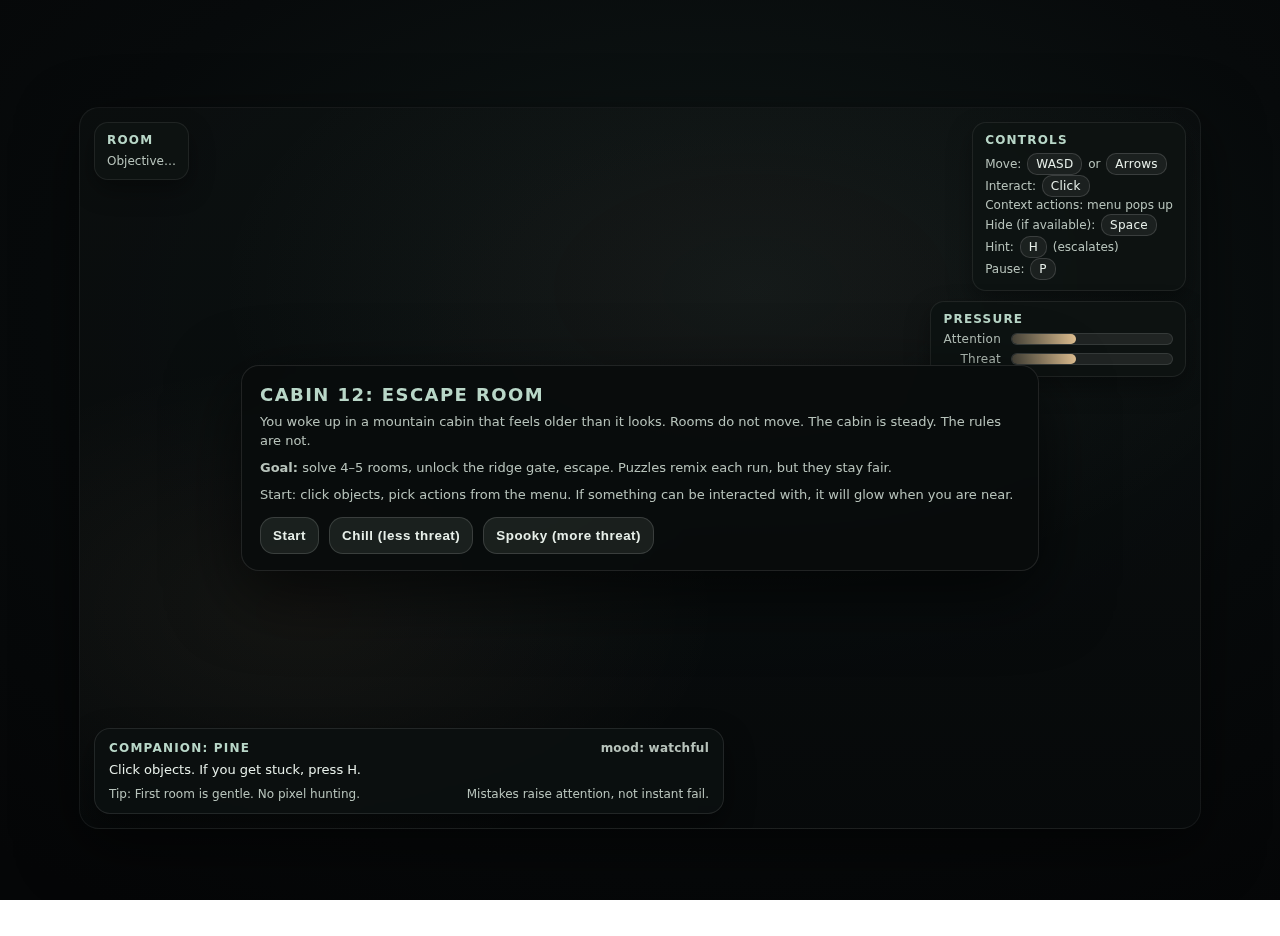
<file: escapethecabin.html>
<!doctype html>
<html lang="en">
<head>
  <meta charset="UTF-8" />
  <meta name="viewport" content="width=device-width, initial-scale=1.0"/>
  <title>Cabin 12: Escape Room</title>
  <style>
    :root{
      --bg0:#070a0b;
      --bg1:#0b1111;
      --ink:#e7efe9;
      --muted:#b7c3bb;
      --panel:#0d1312e6;
      --panel2:#0b100fe6;
      --accent:#b9d7c8;
      --warn:#ffd9a3;
      --danger:#e6a7a7;
      --ok:#b9f2c2;
    }

    html,body{
      height:100%;
      margin:0;
      background: radial-gradient(1100px 700px at 55% 35%, #101918 0%, var(--bg0) 60%, #050607 100%);
      color:var(--ink);
      font-family: ui-sans-serif, system-ui, -apple-system, Segoe UI, Roboto, Arial;
      overflow:hidden;
    }

    .wrap{
      height:100%;
      display:flex;
      align-items:center;
      justify-content:center;
      padding:18px;
    }

    .frame{
      width:min(1120px, 96vw);
      height:min(720px, 90vh);
      border-radius:20px;
      position:relative;
      box-shadow: 0 18px 60px rgba(0,0,0,.55);
      border:1px solid rgba(255,255,255,.06);
      background:
        radial-gradient(900px 520px at 60% 25%, rgba(185,215,200,.06), transparent 60%),
        radial-gradient(600px 360px at 20% 70%, rgba(255,217,163,.05), transparent 70%),
        linear-gradient(180deg, rgba(12,16,16,.92), rgba(7,10,11,.92));
      overflow:hidden;
    }

    canvas{
      width:100%;
      height:100%;
      display:block;
      cursor: crosshair;
    }

    .hud{
      position:absolute;
      inset:0;
      pointer-events:none;
    }

    .topbar{
      position:absolute;
      top:14px;
      left:14px;
      right:14px;
      display:flex;
      gap:12px;
      justify-content:space-between;
      align-items:flex-start;
    }

    .pill{
      pointer-events:none;
      background: var(--panel);
      border:1px solid rgba(255,255,255,.08);
      border-radius:14px;
      padding:10px 12px;
      backdrop-filter: blur(10px);
      box-shadow: 0 10px 24px rgba(0,0,0,.35);
      max-width: 440px;
    }

    .pill h1{
      margin:0;
      font-size:12px;
      letter-spacing:.10em;
      font-weight:900;
      text-transform:uppercase;
      color: var(--accent);
    }
    .pill .sub{
      margin-top:6px;
      font-size:12px;
      color: var(--muted);
      line-height:1.35;
    }

    .stack{
      display:flex;
      flex-direction:column;
      gap:10px;
      align-items:flex-end;
    }

    .meterRow{
      display:flex;
      gap:10px;
      align-items:center;
      justify-content:flex-end;
      margin-top:6px;
    }
    .meter{
      width:160px;
      height:10px;
      border-radius:999px;
      background: rgba(255,255,255,.08);
      border:1px solid rgba(255,255,255,.10);
      overflow:hidden;
    }
    .meter > i{
      display:block;
      height:100%;
      width:40%;
      background: linear-gradient(90deg, rgba(255,217,163,.18), rgba(255,217,163,.85));
      border-radius:999px;
    }
    .meterLabel{
      font-size:12px;
      color: var(--muted);
      letter-spacing:.02em;
    }

    .dialogue{
      position:absolute;
      left:14px;
      bottom:14px;
      width:min(600px, calc(100% - 28px));
      pointer-events:none;
      background: var(--panel2);
      border:1px solid rgba(255,255,255,.10);
      border-radius:16px;
      padding:12px 14px;
      backdrop-filter: blur(10px);
      box-shadow: 0 12px 30px rgba(0,0,0,.45);
    }
    .dialogue .name{
      display:flex;
      align-items:center;
      justify-content:space-between;
      gap:10px;
      margin:0 0 6px 0;
      font-size:12px;
      letter-spacing:.10em;
      text-transform:uppercase;
      color: var(--accent);
      font-weight:900;
    }
    .dialogue .line{
      margin:0;
      font-size:13px;
      line-height:1.35;
      color: var(--ink);
    }
    .dialogue .hint{
      margin-top:8px;
      font-size:12px;
      color: var(--muted);
      display:flex;
      justify-content:space-between;
      gap:10px;
    }

    .centerCard{
      position:absolute;
      inset:0;
      display:flex;
      align-items:center;
      justify-content:center;
      pointer-events:none;
    }
    .modal{
      pointer-events:auto;
      width:min(760px, calc(100% - 34px));
      background: rgba(9,12,12,.94);
      border:1px solid rgba(255,255,255,.10);
      border-radius:18px;
      padding:18px 18px 16px;
      box-shadow: 0 22px 70px rgba(0,0,0,.65);
      backdrop-filter: blur(12px);
    }
    .modal h2{
      margin:0 0 8px 0;
      font-size:18px;
      letter-spacing:.08em;
      text-transform:uppercase;
      color: var(--accent);
    }
    .modal p{
      margin:8px 0;
      color: var(--muted);
      line-height:1.45;
      font-size:13px;
    }
    .kbd{
      display:inline-block;
      padding:2px 8px;
      border-radius:10px;
      border:1px solid rgba(255,255,255,.14);
      background: rgba(255,255,255,.06);
      color: var(--ink);
      font-size:12px;
      letter-spacing:.02em;
      margin:0 2px;
    }
    .btnRow{
      display:flex;
      gap:10px;
      flex-wrap:wrap;
      margin-top:12px;
    }
    button{
      pointer-events:auto;
      border:1px solid rgba(255,255,255,.14);
      background: rgba(185,215,200,.10);
      color: var(--ink);
      border-radius:14px;
      padding:10px 12px;
      font-weight:900;
      letter-spacing:.04em;
      cursor:pointer;
      transition: transform .08s ease, background .15s ease, border-color .15s ease;
    }
    button:hover{ transform: translateY(-1px); background: rgba(185,215,200,.16); border-color: rgba(255,255,255,.20); }
    button:active{ transform: translateY(0px); }

    .toast{
      position:absolute;
      top:14px;
      left:50%;
      transform: translateX(-50%);
      background: rgba(9,12,12,.94);
      border:1px solid rgba(255,255,255,.12);
      border-radius:999px;
      padding:8px 12px;
      font-size:12px;
      color: var(--ink);
      pointer-events:none;
      opacity:0;
      transition: opacity .18s ease, transform .18s ease;
      box-shadow: 0 12px 30px rgba(0,0,0,.35);
    }
    .toast.on{ opacity:1; transform: translateX(-50%) translateY(2px); }

    .centerCard#endModal{ display:none; }
    .centerCard#pauseModal{ display:none; }

    /* Context menu */
    .menu{
      position:absolute;
      pointer-events:auto;
      background: rgba(10,14,14,.96);
      border:1px solid rgba(255,255,255,.12);
      border-radius:14px;
      padding:8px;
      box-shadow: 0 18px 50px rgba(0,0,0,.6);
      min-width: 210px;
      display:none;
    }
    .menu.on{ display:block; }
    .menu .title{
      font-size:12px;
      letter-spacing:.10em;
      text-transform:uppercase;
      color: var(--accent);
      font-weight:900;
      margin:2px 6px 8px;
    }
    .menu button{
      width:100%;
      text-align:left;
      margin:4px 0;
      background: rgba(255,255,255,.06);
      border:1px solid rgba(255,255,255,.10);
      border-radius:12px;
      padding:9px 10px;
      font-weight:800;
    }
    .menu button:hover{ background: rgba(255,217,163,.10); }
    .menu .small{
      margin:8px 6px 4px;
      font-size:12px;
      color: var(--muted);
      line-height:1.35;
    }
  </style>
</head>
<body>
<div class="wrap">
  <div class="frame">
    <canvas id="game" width="1120" height="720"></canvas>

    <div class="hud">
      <div class="toast" id="toast">…</div>

      <div class="topbar">
        <div class="pill">
          <h1 id="roomTitle">Room</h1>
          <div class="sub" id="objectiveText">Objective…</div>
        </div>

        <div class="stack">
          <div class="pill">
            <h1>Controls</h1>
            <div class="sub">
              Move: <span class="kbd">WASD</span> or <span class="kbd">Arrows</span><br/>
              Interact: <span class="kbd">Click</span><br/>
              Context actions: menu pops up<br/>
              Hide (if available): <span class="kbd">Space</span><br/>
              Hint: <span class="kbd">H</span> (escalates)<br/>
              Pause: <span class="kbd">P</span>
            </div>
          </div>
          <div class="pill">
            <h1>Pressure</h1>
            <div class="meterRow">
              <span class="meterLabel">Attention</span>
              <span class="meter"><i id="pressureBar"></i></span>
            </div>
            <div class="meterRow">
              <span class="meterLabel">Threat</span>
              <span class="meter"><i id="threatBar"></i></span>
            </div>
          </div>
        </div>
      </div>

      <div class="dialogue">
        <div class="name">
          <span>COMPANION: PINE</span>
          <span style="color:var(--muted); letter-spacing:.02em; text-transform:none;" id="moodLabel">mood: watchful</span>
        </div>
        <p class="line" id="dialogueLine">Click objects. If you get stuck, press H.</p>
        <div class="hint">
          <span id="hintLeft">Tip: First room is gentle. No pixel hunting.</span>
          <span id="hintRight">Mistakes raise attention, not instant fail.</span>
        </div>
      </div>

      <div class="centerCard" id="startModal">
        <div class="modal">
          <h2>Cabin 12: Escape Room</h2>
          <p>
            You woke up in a mountain cabin that feels older than it looks.
            Rooms do not move. The cabin is steady. The rules are not.
          </p>
          <p>
            <strong>Goal:</strong> solve 4–5 rooms, unlock the ridge gate, escape.
            Puzzles remix each run, but they stay fair.
          </p>
          <p>
            Start: click objects, pick actions from the menu. If something can be interacted with, it will glow when you are near.
          </p>
          <div class="btnRow">
            <button id="btnStart">Start</button>
            <button id="btnChill">Chill (less threat)</button>
            <button id="btnHard">Spooky (more threat)</button>
          </div>
        </div>
      </div>

      <div class="centerCard" id="endModal">
        <div class="modal">
          <h2 id="endTitle">…</h2>
          <p id="endText">…</p>
          <div class="btnRow">
            <button id="btnRestart">Restart</button>
          </div>
        </div>
      </div>

      <div class="centerCard" id="pauseModal">
        <div class="modal">
          <h2>Paused</h2>
          <p>Press <span class="kbd">P</span> to resume.</p>
          <div class="btnRow">
            <button id="btnResume">Resume</button>
            <button id="btnRestart2">Restart</button>
          </div>
        </div>
      </div>

      <div class="menu" id="menu">
        <div class="title" id="menuTitle">Object</div>
        <div id="menuButtons"></div>
        <div class="small" id="menuDesc">…</div>
      </div>
    </div>
  </div>
</div>

<script>
/* =========================================================
   CABIN 12: ESCAPE ROOM (single HTML file)
   Hybrid: WASD movement + mouse contextual actions
   Puzzle remix each run, difficulty: thought provoking but fair
   ========================================================= */

const canvas = document.getElementById("game");
const ctx = canvas.getContext("2d");

const ui = {
  startModal: document.getElementById("startModal"),
  endModal: document.getElementById("endModal"),
  pauseModal: document.getElementById("pauseModal"),
  endTitle: document.getElementById("endTitle"),
  endText: document.getElementById("endText"),
  roomTitle: document.getElementById("roomTitle"),
  objectiveText: document.getElementById("objectiveText"),
  dialogueLine: document.getElementById("dialogueLine"),
  moodLabel: document.getElementById("moodLabel"),
  toast: document.getElementById("toast"),
  pressureBar: document.getElementById("pressureBar"),
  threatBar: document.getElementById("threatBar"),
  menu: document.getElementById("menu"),
  menuTitle: document.getElementById("menuTitle"),
  menuButtons: document.getElementById("menuButtons"),
  menuDesc: document.getElementById("menuDesc"),
};

document.getElementById("btnStart").onclick = () => startGame("normal");
document.getElementById("btnChill").onclick = () => startGame("chill");
document.getElementById("btnHard").onclick = () => startGame("hard");
document.getElementById("btnRestart").onclick = () => location.reload();
document.getElementById("btnRestart2").onclick = () => location.reload();
document.getElementById("btnResume").onclick = () => togglePause(false);

const CONFIG = {
  playerSpeed: 170,
  sprintMult: 1.55,
  playerR: 12,
  interactRange: 44,
  cameraLerp: 0.14,

  fogAlpha: 0.80,
  lightRadius: 170,
  lightSoftness: 0.56,

  // Threat tuning
  baseAttentionGain: 0.010,   // passive gain per sec while in a room
  mistakeAttentionGain: 0.12, // wrong attempts
  threatTriggerAt: 0.72,      // attention threshold to trigger threat
  threatDuration: 8.0,        // seconds active
  threatCatchDist: 70,        // if close while visible and not hidden

  chill: { baseAttentionGain: 0.007, mistakeAttentionGain: 0.09, threatDuration: 6.5 },
  hard:  { baseAttentionGain: 0.014, mistakeAttentionGain: 0.14, threatDuration: 9.5 }
};

const keys = new Set();
let mouse = {x:0, y:0, clicked:false};

window.addEventListener("keydown", (e)=>{
  const k = e.key.toLowerCase();
  if(["arrowup","arrowdown","arrowleft","arrowright"," "].includes(k)) e.preventDefault();
  keys.add(k);

  if(k==="p" && state.started && !state.ended) togglePause();
  if(k==="h" && state.started && !state.ended && !state.paused) requestHint();
  if(k===" " && state.started && !state.ended && !state.paused) tryHideOrUnhide();
});

window.addEventListener("keyup", (e)=> keys.delete(e.key.toLowerCase()));

canvas.addEventListener("mousemove", (e)=>{
  const r = canvas.getBoundingClientRect();
  mouse.x = (e.clientX - r.left) * (canvas.width / r.width);
  mouse.y = (e.clientY - r.top) * (canvas.height / r.height);
});

canvas.addEventListener("mousedown", ()=>{
  mouse.clicked = true;
});

function clamp(v,a,b){ return Math.max(a, Math.min(b,v)); }
function dist(ax,ay,bx,by){ return Math.hypot(ax-bx, ay-by); }
function rect(x,y,w,h){ return {x,y,w,h}; }
function pointInRect(px,py,r){ return px>=r.x && px<=r.x+r.w && py>=r.y && py<=r.y+r.h; }

function rr(c,x,y,w,h,r){
  c.beginPath();
  c.moveTo(x+r,y);
  c.arcTo(x+w,y,x+w,y+h,r);
  c.arcTo(x+w,y+h,x,y+h,r);
  c.arcTo(x,y+h,x,y,r);
  c.arcTo(x,y,x+w,y,r);
  c.closePath();
}

/* =========================================================
   GAME STATE
   ========================================================= */
const state = {
  started:false,
  paused:false,
  ended:false,
  mode:"normal",

  t:0,
  last:0,
  dt:0,

  player:{ x: 0, y: 0, facing:{x:1,y:0}, hidden:false },
  cam:{ x:0, y:0 },

  currentRoom: "entry",
  inventory: [],

  hintLevel: 0,            // escalates per room
  hintCooldown: 0,

  attention: 0,            // 0..1
  threat: {
    active:false,
    tLeft:0,
    x:0, y:0,              // threat position (moves toward player)
    visible:0.0            // 0..1
  },

  // puzzle remix per run
  remix: {},
  progress: {
    entry_keyFound:false,
    entry_doorUnlocked:false,

    lounge_solved:false,

    study_codeKnown:false,
    study_unlocked:false,

    basement_powerOn:false,
    basement_gateKey:false,

    gate_open:false
  },

  // per-room state
  roomState: {
    lounge: { seq: [], input: [] },
    study: { codeInput: "" }
  }
};

/* =========================================================
   ROOMS (fixed layout)
   Each room has walls + doors + objects + hideSpots
   ========================================================= */
const ROOMS = {
  entry: {
    name: "Room 1: Entry",
    objective: () => state.progress.entry_doorUnlocked ? "Go through the unlocked door to the Lounge." : "Find a way to unlock the interior door.",
    bounds: rect(0,0,900,560),
    // walls are rectangles
    walls: [
      rect(0,0,900,30), rect(0,530,900,30), rect(0,0,30,560), rect(870,0,30,560),
      rect(430,30,40,200), // pillar / partition
    ],
    doors: [
      { id:"toLounge", to:"lounge", r: rect(870,240,30,80), locked:true, label:"Interior Door" }
    ],
    objects: [
      { id:"mat", kind:"container", label:"Doormat", pos:{x:120,y:460}, desc:"A rough mat. It looks moved recently." },
      { id:"coat", kind:"container", label:"Coat on Hook", pos:{x:160,y:140}, desc:"A heavy coat. It smells like pine and cold metal." },
      { id:"note", kind:"note", label:"Crinkled Note", pos:{x:420,y:110}, desc:"A note pinned crookedly. Ink is fresh." },
      { id:"lock", kind:"lock", label:"Door Lock", pos:{x:830,y:280}, desc:"A simple lock. Wants a key." }
    ],
    hideSpots: [
      { id:"entryCloset", label:"Closet", r: rect(60,60,120,110) }
    ]
  },

  lounge: {
    name: "Room 2: Lounge",
    objective: () => state.progress.lounge_solved ? "Door to the Study is unlocked. Proceed." : "Solve the switchboard puzzle to unlock the Study door.",
    bounds: rect(0,0,900,560),
    walls: [
      rect(0,0,900,30), rect(0,530,900,30), rect(0,0,30,560), rect(870,0,30,560),
      rect(200,300,260,30), // couch chunk
      rect(520,140,30,230), // bookshelf
    ],
    doors: [
      { id:"backEntry", to:"entry", r: rect(0,240,30,80), locked:false, label:"Back to Entry" },
      { id:"toStudy", to:"study", r: rect(870,240,30,80), locked:true, label:"Study Door" }
    ],
    objects: [
      { id:"switchboard", kind:"switchboard", label:"Switchboard", pos:{x:720,y:170}, desc:"Three levers. They feel warm. That is not right." },
      { id:"scrap", kind:"note", label:"Scrap of Paper", pos:{x:560,y:410}, desc:"A torn scrap with a small diagram." },
      { id:"radio", kind:"flavor", label:"Dead Radio", pos:{x:320,y:130}, desc:"The dial is stuck between stations. Static tastes like teeth." }
    ],
    hideSpots: [
      { id:"underCouch", label:"Under Couch", r: rect(220,330,160,60) }
    ]
  },

  study: {
    name: "Room 3: Study",
    objective: () => state.progress.study_unlocked ? "Basement hatch is unlocked. Go down." : "Find the 3-digit code and unlock the basement hatch.",
    bounds: rect(0,0,900,560),
    walls: [
      rect(0,0,900,30), rect(0,530,900,30), rect(0,0,30,560), rect(870,0,30,560),
      rect(340,110,220,30), // desk
      rect(620,320,220,30), // cabinet
    ],
    doors: [
      { id:"backLounge", to:"lounge", r: rect(0,240,30,80), locked:false, label:"Back to Lounge" },
      { id:"toBasement", to:"basement", r: rect(760,490,90,40), locked:true, label:"Basement Hatch" }
    ],
    objects: [
      { id:"ledger", kind:"clue", label:"Ledger", pos:{x:420,y:140}, desc:"A ledger. Pages dog-eared, like someone kept returning to the same lines." },
      { id:"photo", kind:"clue", label:"Photo Frame", pos:{x:680,y:120}, desc:"A photo of the cabin. Something is scratched out." },
      { id:"books", kind:"clue", label:"Bookshelf", pos:{x:160,y:420}, desc:"Books arranged like a habit pretending to be order." },
      { id:"keypad", kind:"keypad", label:"Code Lock", pos:{x:800,y:505}, desc:"A 3-digit code. The metal is cold enough to hurt." }
    ],
    hideSpots: [
      { id:"studyCurtain", label:"Behind Curtain", r: rect(60,60,140,140) }
    ]
  },

  basement: {
    name: "Room 4: Basement",
    objective: () => state.progress.basement_powerOn ? (state.progress.gate_open ? "Gate is open. Escape outside." : "Find the gate control and open the ridge gate.") : "Restore power to wake the gate controls.",
    bounds: rect(0,0,900,560),
    walls: [
      rect(0,0,900,30), rect(0,530,900,30), rect(0,0,30,560), rect(870,0,30,560),
      rect(420,260,60,200), // support
      rect(100,170,220,30), // table
    ],
    doors: [
      { id:"backStudy", to:"study", r: rect(0,240,30,80), locked:false, label:"Up to Study" },
      { id:"toOutside", to:"outside", r: rect(870,240,30,80), locked:true, label:"Stair Door" }
    ],
    objects: [
      { id:"fusebox", kind:"container", label:"Fuse Box", pos:{x:170,y:210}, desc:"A small box with a hinged lid." },
      { id:"breaker", kind:"breaker", label:"Breaker Panel", pos:{x:720,y:130}, desc:"A breaker panel. One slot is empty." },
      { id:"lever", kind:"lever", label:"Gate Lever", pos:{x:720,y:410}, desc:"A lever labeled RIDGE. It is currently asleep." }
    ],
    hideSpots: [
      { id:"basementShelf", label:"Behind Shelf", r: rect(620,310,160,110) }
    ]
  },

  outside: {
    name: "Room 5: Ridge Exit",
    objective: () => state.progress.gate_open ? "Walk through the ridge gate to escape." : "Open the ridge gate from inside the basement.",
    bounds: rect(0,0,900,560),
    walls: [
      rect(0,0,900,30), rect(0,530,900,30), rect(0,0,30,560), rect(870,0,30,560),
      rect(220,70,460,80), // rock ridge
      rect(100,350,260,90), // trees
      rect(520,330,260,120), // trees
    ],
    doors: [
      { id:"backBasement", to:"basement", r: rect(0,240,30,80), locked:false, label:"Back Inside" },
      { id:"ridgeGate", to:"win", r: rect(840,250,30,120), locked:true, label:"Ridge Gate" }
    ],
    objects: [
      { id:"sign", kind:"note", label:"Weathered Sign", pos:{x:440,y:480}, desc:"A sign: 'CABIN 12'. The paint is new on old wood." }
    ],
    hideSpots: [
      { id:"treeShadow", label:"Tree Shadow", r: rect(110,370,120,70) }
    ]
  }
};

/* =========================================================
   PUZZLE REMIX (different solution each run)
   ========================================================= */
function rollRemix(){
  // Entry: key location
  const keyLoc = Math.random() < 0.5 ? "mat" : "coat";

  // Lounge: switchboard target sequence (3 levers, values A/B/C)
  const sequences = [
    ["A","C","B"],
    ["B","A","C"],
    ["C","B","A"],
    ["A","B","C"] // easiest variant occasionally
  ];
  const seq = sequences[Math.floor(Math.random()*sequences.length)];

  // Study: 3-digit code from three clues
  const code = String(Math.floor(100 + Math.random()*900));
  // Assign digits to items randomly
  const items = ["ledger","photo","books"].sort(()=>Math.random()-0.5);
  const map = {};
  map[items[0]] = code[0];
  map[items[1]] = code[1];
  map[items[2]] = code[2];

  // Basement: fuse location in fuse box OR behind shelf (still fair)
  const fuseVariant = Math.random() < 0.75 ? "fusebox" : "hidden";

  return { keyLoc, loungeSeq: seq, studyCode: code, digitMap: map, fuseVariant };
}

/* =========================================================
   START / END / PAUSE
   ========================================================= */
function startGame(mode){
  state.mode = mode;
  state.started = true;
  ui.startModal.style.display = "none";

  // tune threat
  if(mode==="chill"){
    CONFIG.baseAttentionGain = CONFIG.chill.baseAttentionGain;
    CONFIG.mistakeAttentionGain = CONFIG.chill.mistakeAttentionGain;
    CONFIG.threatDuration = CONFIG.chill.threatDuration;
  } else if(mode==="hard"){
    CONFIG.baseAttentionGain = CONFIG.hard.baseAttentionGain;
    CONFIG.mistakeAttentionGain = CONFIG.hard.mistakeAttentionGain;
    CONFIG.threatDuration = CONFIG.hard.threatDuration;
  }

  state.remix = rollRemix();

  // initialize player position
  setRoom("entry", {x:120, y:300});

  // prefill lounge state
  state.roomState.lounge.seq = state.remix.loungeSeq.slice();
  state.roomState.lounge.input = [];

  // baseline companion
  say("Click something obvious first. The cabin wants you to think, not to guess.", "watchful");
  toast("Room 1 tutorial: click nearby objects. Press H if stuck.");

  requestAnimationFrame(loop);
}

function endGame(title, text){
  state.ended = true;
  ui.endModal.style.display = "flex";
  ui.endTitle.textContent = title;
  ui.endText.textContent = text;
  closeMenu();
}

function togglePause(force){
  if(!state.started || state.ended) return;
  state.paused = (typeof force==="boolean") ? force : !state.paused;
  ui.pauseModal.style.display = state.paused ? "flex" : "none";
  closeMenu();
}

/* =========================================================
   ROOM TRANSITION + OBJECTIVE UI
   ========================================================= */
function setRoom(roomId, spawn){
  state.currentRoom = roomId;
  state.player.x = spawn.x;
  state.player.y = spawn.y;
  state.player.hidden = false;
  state.hintLevel = 0;

  ui.roomTitle.textContent = ROOMS[roomId].name;
  ui.objectiveText.textContent = ROOMS[roomId].objective();

  // nudge attention down slightly on room change (feels fair)
  state.attention = clamp(state.attention - 0.08, 0, 1);

  // companion reacts
  const lines = {
    entry: "Entry again. The air is less cold here. That’s suspicious.",
    lounge: "Lounge. Softer furniture, sharper feeling.",
    study: "Study. Paper. Ink. A room that records you.",
    basement: "Basement. The house’s throat.",
    outside: "Outside. The trees are too still."
  };
  say(lines[roomId] || "…", "watchful");
}

function refreshObjective(){
  ui.objectiveText.textContent = ROOMS[state.currentRoom].objective();
}

/* =========================================================
   INVENTORY
   ========================================================= */
function hasItem(id){ return state.inventory.includes(id); }
function addItem(id){
  if(!hasItem(id)) state.inventory.push(id);
}

/* =========================================================
   COMPANION VOICE (reactive)
   ========================================================= */
function say(text, mood){
  ui.dialogueLine.textContent = text;
  if(mood) ui.moodLabel.textContent = `mood: ${mood}`;
}

/* =========================================================
   TOAST
   ========================================================= */
let toastT = 0;
function toast(msg, sec=1.4){
  ui.toast.textContent = msg;
  ui.toast.classList.add("on");
  toastT = sec;
}

/* =========================================================
   CONTEXT MENU (actions)
   ========================================================= */
let menuTarget = null;

function openMenu(screenX, screenY, title, desc, actions){
  ui.menuTitle.textContent = title;
  ui.menuDesc.textContent = desc || "";
  ui.menuButtons.innerHTML = "";

  actions.forEach(a=>{
    const b = document.createElement("button");
    b.textContent = a.label;
    b.onclick = ()=>{
      a.onClick();
      closeMenu();
    };
    ui.menuButtons.appendChild(b);
  });

  ui.menu.style.left = `${clamp(screenX, 14, canvas.width-240)}px`;
  ui.menu.style.top  = `${clamp(screenY, 14, canvas.height-220)}px`;
  ui.menu.classList.add("on");
}
function closeMenu(){
  ui.menu.classList.remove("on");
  menuTarget = null;
}
window.addEventListener("mousedown", (e)=>{
  // click outside menu closes it (if started)
  if(!state.started || state.paused || state.ended) return;
  const m = ui.menu;
  if(m.classList.contains("on")){
    const r = m.getBoundingClientRect();
    const cx = e.clientX, cy = e.clientY;
    if(!(cx>=r.left && cx<=r.right && cy>=r.top && cy<=r.bottom)){
      closeMenu();
    }
  }
});

/* =========================================================
   INTERACTION: find nearest object or door
   ========================================================= */
function getRoom(){
  return ROOMS[state.currentRoom];
}

function nearestInteractable(){
  const room = getRoom();
  const p = state.player;
  let best = null;
  let bestD = Infinity;

  // objects
  for(const o of room.objects){
    if(o.hidden && !o.revealed) continue;
    const d = dist(p.x,p.y,o.pos.x,o.pos.y);
    if(d < bestD){
      bestD = d;
      best = { type:"object", o, d };
    }
  }

  // doors
  for(const d0 of room.doors){
    const cx = d0.r.x + d0.r.w/2;
    const cy = d0.r.y + d0.r.h/2;
    const d = dist(p.x,p.y,cx,cy);
    if(d < bestD){
      bestD = d;
      best = { type:"door", d0, d };
    }
  }

  // hide spots (if close)
  for(const hs of room.hideSpots){
    const cx = hs.r.x + hs.r.w/2;
    const cy = hs.r.y + hs.r.h/2;
    const d = dist(p.x,p.y,cx,cy);
    if(d < bestD){
      bestD = d;
      best = { type:"hide", hs, d };
    }
  }

  return best && bestD <= CONFIG.interactRange ? best : null;
}

/* =========================================================
   HIDE / UNHIDE
   ========================================================= */
function tryHideOrUnhide(){
  if(state.player.hidden){
    state.player.hidden = false;
    toast("You step back into the open.", 1.1);
    say("Back out. Try not to breathe too loud.", "uneasy");
    return;
  }
  const hit = nearestInteractable();
  if(hit && hit.type==="hide"){
    state.player.hidden = true;
    toast(`Hiding: ${hit.hs.label}`, 1.2);
    say("Hold still. Let it forget you.", "uneasy");
  }
}

/* =========================================================
   CLICK: open contextual menu for nearest interactable
   ========================================================= */
canvas.addEventListener("click", ()=>{
  if(!state.started || state.paused || state.ended) return;
  if(mouse.clicked) mouse.clicked = false;

  const hit = nearestInteractable();
  if(!hit) return;

  const screenX = mouse.x + 8;
  const screenY = mouse.y + 8;

  if(hit.type==="hide"){
    const actions = [
      { label:"Hide (Space)", onClick: ()=> tryHideOrUnhide() },
      { label:"Examine", onClick: ()=> { say(`A place to vanish: ${hit.hs.label}.`, "watchful"); } }
    ];
    openMenu(screenX, screenY, hit.hs.label, "A shadow that can hold you for a moment.", actions);
    return;
  }

  if(hit.type==="door"){
    const door = hit.d0;
    const locked = isDoorLocked(door);
    const actions = [];

    actions.push({
      label:"Examine",
      onClick: ()=>{
        if(door.to==="win"){
          say(locked ? "The ridge gate is shut. It feels final." : "The gate is open. Cold air invites you.", "watchful");
        } else {
          say(locked ? `${door.label} is locked.` : `${door.label} is open.`, "watchful");
        }
      }
    });

    if(!locked){
      actions.push({
        label:"Go Through",
        onClick: ()=> goThroughDoor(door)
      });
    } else {
      actions.push({
        label:"Try Handle",
        onClick: ()=>{
          toast("Locked.", 0.9);
          bumpAttention("locked_door");
          say("Not yet. The cabin keeps its teeth behind locks.", "uneasy");
        }
      });
    }

    openMenu(screenX, screenY, door.label, locked ? "Locked." : "Unlocked.", actions);
    return;
  }

  if(hit.type==="object"){
    const o = hit.o;
    const actions = buildActionsForObject(o);
    openMenu(screenX, screenY, o.label, o.desc, actions);
  }
});

/* =========================================================
   DOOR LOCK LOGIC (semi-linear)
   ========================================================= */
function isDoorLocked(door){
  const roomId = state.currentRoom;

  // Entry -> Lounge locked until entry door unlocked
  if(roomId==="entry" && door.id==="toLounge"){
    return !state.progress.entry_doorUnlocked;
  }

  // Lounge -> Study locked until lounge solved
  if(roomId==="lounge" && door.id==="toStudy"){
    return !state.progress.lounge_solved;
  }

  // Study -> Basement locked until study unlocked
  if(roomId==="study" && door.id==="toBasement"){
    return !state.progress.study_unlocked;
  }

  // Basement -> Outside locked until power on
  if(roomId==="basement" && door.id==="toOutside"){
    return !state.progress.basement_powerOn;
  }

  // Outside ridge gate locked until opened
  if(roomId==="outside" && door.id==="ridgeGate"){
    return !state.progress.gate_open;
  }

  // others are not locked
  return !!door.locked;
}

function goThroughDoor(door){
  if(door.to==="win"){
    endGame(
      "You escaped.",
      "You step into the ridge wind and suddenly understand the cabin’s trick.\n\nIt never wanted you lost. It wanted you practicing leaving."
    );
    return;
  }

  // spawn points per transition
  const spawns = {
    entry: {x:120, y:300},
    lounge: {x:120, y:300},
    study: {x:120, y:300},
    basement: {x:120, y:300},
    outside: {x:120, y:300},
  };

  setRoom(door.to, spawns[door.to] || {x:120,y:300});
  refreshObjective();
}

/* =========================================================
   OBJECT ACTIONS (puzzles)
   ========================================================= */
function buildActionsForObject(o){
  const roomId = state.currentRoom;

  const actions = [
    { label:"Examine", onClick: ()=> examineObject(o) }
  ];

  // room-specific interactions
  if(roomId==="entry"){
    if(o.id==="mat"){
      actions.push({ label:"Lift", onClick: ()=> entryLiftMat() });
    }
    if(o.id==="coat"){
      actions.push({ label:"Check Pockets", onClick: ()=> entryCheckCoat() });
    }
    if(o.id==="note"){
      actions.push({ label:"Read", onClick: ()=> entryReadNote() });
    }
    if(o.id==="lock"){
      actions.push({ label:"Use Key", onClick: ()=> entryUseKeyOnLock() });
    }
  }

  if(roomId==="lounge"){
    if(o.id==="scrap"){
      actions.push({ label:"Read", onClick: ()=> loungeReadScrap() });
    }
    if(o.id==="switchboard"){
      actions.push({ label:"Flip Lever A", onClick: ()=> loungeFlip("A") });
      actions.push({ label:"Flip Lever B", onClick: ()=> loungeFlip("B") });
      actions.push({ label:"Flip Lever C", onClick: ()=> loungeFlip("C") });
      actions.push({ label:"Reset", onClick: ()=> loungeReset() });
    }
  }

  if(roomId==="study"){
    if(["ledger","photo","books"].includes(o.id)){
      actions.push({ label:"Search for a number", onClick: ()=> studySearchDigit(o.id) });
    }
    if(o.id==="keypad"){
      actions.push({ label:"Enter Code", onClick: ()=> studyEnterCodePrompt() });
      actions.push({ label:"Clear", onClick: ()=> { state.roomState.study.codeInput = ""; toast("Cleared.", 0.9); } });
    }
  }

  if(roomId==="basement"){
    if(o.id==="fusebox"){
      actions.push({ label:"Open", onClick: ()=> basementOpenFuseBox() });
    }
    if(o.id==="breaker"){
      actions.push({ label:"Insert Fuse", onClick: ()=> basementInsertFuse() });
      actions.push({ label:"Flip Breaker", onClick: ()=> basementFlipBreaker() });
    }
    if(o.id==="lever"){
      actions.push({ label:"Pull Lever", onClick: ()=> basementPullLever() });
    }
  }

  if(roomId==="outside"){
    if(o.id==="sign"){
      actions.push({ label:"Read", onClick: ()=> outsideReadSign() });
    }
  }

  return actions;
}

function examineObject(o){
  // Companion reacts
  const roomId = state.currentRoom;
  const reactions = {
    entry: "Entry objects are simple. The cabin is letting you warm up.",
    lounge: "Patterns matter here. Press H if you feel stuck.",
    study: "In the study, everything hides something in plain sight.",
    basement: "Basement choices are heavier. Power feels like consent.",
    outside: "Outside is honest. The cabin is not."
  };
  say(o.desc || reactions[roomId] || "…", "watchful");
}

/* ===== Entry puzzle ===== */
function entryReadNote(){
  const keyHint = (state.remix.keyLoc==="mat")
    ? "Under the doormat is where people hide things they think are small."
    : "The coat remembers pockets."
  say(`The note reads: "Don’t panic. Start obvious. ${keyHint}"`, "calm");
}

function entryLiftMat(){
  if(state.remix.keyLoc!=="mat"){
    toast("Just dust. Cold dust.", 1.0);
    bumpAttention("wasted_search");
    say("Not there. Still a good instinct though.", "watchful");
    return;
  }
  if(!state.progress.entry_keyFound){
    state.progress.entry_keyFound = true;
    addItem("small_key");
    toast("Found: Small Key", 1.2);
    say("Key. Good. Keep momentum.", "calm");
    refreshObjective();
  } else {
    toast("Nothing else.", 0.9);
  }
}

function entryCheckCoat(){
  if(state.remix.keyLoc!=="coat"){
    toast("A receipt. A pine needle.", 1.0);
    bumpAttention("wasted_search");
    say("No key. But you’re close to the way this cabin thinks.", "watchful");
    return;
  }
  if(!state.progress.entry_keyFound){
    state.progress.entry_keyFound = true;
    addItem("small_key");
    toast("Found: Small Key", 1.2);
    say("Key. It wanted you to reach into something that used to be warm.", "uneasy");
    refreshObjective();
  } else {
    toast("Nothing else.", 0.9);
  }
}

function entryUseKeyOnLock(){
  if(state.progress.entry_doorUnlocked){
    toast("Already unlocked.", 0.9);
    return;
  }
  if(!hasItem("small_key")){
    toast("You need a key.", 1.0);
    bumpAttention("wrong_attempt");
    say("Lock wants a key. Find something small and metal.", "watchful");
    return;
  }
  state.progress.entry_doorUnlocked = true;
  toast("Door unlocked.", 1.2);
  say("Good. Door yields. Don’t relax.", "watchful");
  refreshObjective();
}

/* ===== Lounge puzzle: switch sequence ===== */
function loungeReadScrap(){
  // give a fair clue: shows first and last lever, middle inferred
  const seq = state.roomState.lounge.seq;
  say(`The scrap shows a faint diagram: "${seq[0]} … ${seq[2]}". The middle is smudged.`, "watchful");
}

function loungeFlip(letter){
  if(state.progress.lounge_solved){
    toast("It’s already stable.", 0.9);
    return;
  }

  state.roomState.lounge.input.push(letter);

  // cap length to 3
  if(state.roomState.lounge.input.length > 3) state.roomState.lounge.input.shift();

  const input = state.roomState.lounge.input.join("");
  toast(`Switchboard: ${input}`, 1.0);

  const target = state.roomState.lounge.seq.join("");
  if(state.roomState.lounge.input.length === 3){
    if(input === target){
      state.progress.lounge_solved = true;
      toast("Study door unlocked.", 1.3);
      say("There. The house liked that order. Now it will let you read it.", "calm");
      refreshObjective();
      // reduce attention reward
      state.attention = clamp(state.attention - 0.10, 0, 1);
    } else {
      toast("Wrong sequence.", 1.0);
      bumpAttention("wrong_sequence");
      say("No. That’s not the rhythm it wants. Reset, then try again.", "uneasy");
    }
  } else {
    // small reactive line
    if(Math.random() < 0.25) say("Keep going. Three flips total.", "watchful");
  }
}

function loungeReset(){
  state.roomState.lounge.input = [];
  toast("Reset.", 0.9);
  say("Fresh start. Use the scrap. Then trust your gut once.", "watchful");
}

/* ===== Study puzzle: 3 digits + keypad ===== */
function studySearchDigit(itemId){
  if(state.progress.study_codeKnown && state.progress.study_unlocked){
    toast("You already have what you need.", 0.9);
    return;
  }
  const d = state.remix.digitMap[itemId];
  toast(`You find a scratched digit: ${d}`, 1.2);

  // store known digits
  state.progress.study_codeKnown = true;
  state.progress._digits = state.progress._digits || {};
  state.progress._digits[itemId] = d;

  const knownCount = Object.keys(state.progress._digits).length;

  if(knownCount === 1){
    say("One digit. Two to go. The code will feel obvious when the last one clicks.", "watchful");
  } else if(knownCount === 2){
    say("Two digits. One more. Then you stop guessing and start knowing.", "calm");
  } else {
    say("All three digits. Don’t overthink the order. Look for a pattern.", "helpful");
  }
}

function studyEnterCodePrompt(){
  const haveAll = state.progress._digits && Object.keys(state.progress._digits).length === 3;
  if(!haveAll){
    toast("You are missing digits.", 1.1);
    bumpAttention("premature_keypad");
    say("Not yet. Find the digits first. Ledger, photo, bookshelf.", "watchful");
    return;
  }

  // order hint: we embed a gentle rule in the ledger
  // We keep it fair: order is ledger -> photo -> books (constant rule)
  const codeGuess = prompt("Enter 3-digit code (hint: order matches the room's 'story': Ledger -> Photo -> Books):", "");
  if(codeGuess === null) return;

  const target = state.remix.studyCode;
  if(codeGuess.trim() === target){
    state.progress.study_unlocked = true;
    toast("Basement hatch unlocked.", 1.3);
    say("Good. Down. The house keeps its real voice in the basement.", "uneasy");
    refreshObjective();
    state.attention = clamp(state.attention - 0.08, 0, 1);
  } else {
    toast("Wrong code.", 1.0);
    bumpAttention("wrong_code");
    say("No. Try again, but stop guessing. Re-check the order rule.", "uneasy");
  }
}

/* ===== Basement puzzle: fuse + breaker + lever ===== */
function basementOpenFuseBox(){
  // fuse may be here or hidden behind shelf (we model by giving fuse after open, or after examine hide spot)
  if(hasItem("fuse")){
    toast("Empty box.", 0.9);
    say("You already took what mattered.", "watchful");
    return;
  }

  if(state.remix.fuseVariant === "fusebox"){
    addItem("fuse");
    toast("Found: Fuse", 1.2);
    say("Fuse. That’s a yes from the house. Use it at the breaker.", "watchful");
  } else {
    toast("Just dust and a dead spider.", 1.0);
    bumpAttention("wasted_search");
    say("Not here. Try another hiding place. Shelves like secrets.", "watchful");
  }
}

function basementInsertFuse(){
  if(state.progress.basement_powerOn){
    toast("Already powered.", 0.9);
    return;
  }
  if(!hasItem("fuse")){
    // if fuse is hidden variant, allow it to be found via hiding spot examine
    toast("Missing fuse.", 1.0);
    bumpAttention("wrong_attempt");
    say("Need a fuse. Check the fuse box, then the places people hide from themselves.", "uneasy");
    return;
  }
  state.progress._fuseInserted = true;
  toast("Fuse inserted.", 1.1);
  say("Good. Now flip the breaker. Quick.", "uneasy");
}

function basementFlipBreaker(){
  if(state.progress.basement_powerOn){
    toast("Already on.", 0.9);
    return;
  }
  if(!state.progress._fuseInserted){
    toast("A slot is empty.", 1.0);
    bumpAttention("wrong_attempt");
    say("You can flip it all day. Without the fuse, it stays a gesture.", "watchful");
    return;
  }
  state.progress.basement_powerOn = true;
  toast("Power restored.", 1.2);
  say("There. The hum. The cabin just got… more awake.", "uneasy");
  refreshObjective();
  state.attention = clamp(state.attention - 0.06, 0, 1);
}

function basementPullLever(){
  if(!state.progress.basement_powerOn){
    toast("Dead lever.", 1.0);
    bumpAttention("wrong_attempt");
    say("No power. No obedience. Fix the breaker first.", "watchful");
    return;
  }
  state.progress.gate_open = true;
  toast("Ridge gate opened.", 1.3);
  say("Go. Now. Before it notices you understood.", "helpful");
  refreshObjective();
}

/* ===== Outside flavor ===== */
function outsideReadSign(){
  const s = [
    "CABIN 12. Someone repainted the letters recently.",
    "CABIN 12. The wood looks old. The paint looks wet.",
    "CABIN 12. You feel like you are reading your own name."
  ];
  say(s[Math.floor(Math.random()*s.length)], "uneasy");
}

/* =========================================================
   ATTENTION + THREAT SYSTEM
   Mistakes raise attention. Lingering raises attention.
   If attention crosses threshold, threat appears occasionally.
   You can survive by hiding or rerouting rooms.
   ========================================================= */
function bumpAttention(why){
  state.attention = clamp(state.attention + CONFIG.mistakeAttentionGain, 0, 1);
  if(Math.random()<0.35){
    const lines = {
      wrong_attempt: "Careful. Wrong moves don’t hurt you. They invite attention.",
      wrong_sequence: "It heard that. Do it cleaner.",
      wrong_code: "The lock didn’t fail. It judged.",
      locked_door: "Don’t yank on doors. That’s how it learns your impatience.",
      wasted_search: "Searching is fine. But don’t spiral."
    };
    say(lines[why] || "It noticed.", "uneasy");
  }
}

function maybeTriggerThreat(){
  if(state.threat.active) return;
  if(state.attention < CONFIG.threatTriggerAt) return;

  // not always, occasional pressure
  if(Math.random() < 0.35){
    state.threat.active = true;
    state.threat.tLeft = CONFIG.threatDuration;
    state.threat.visible = 0.0;

    // spawn near a wall edge in current room
    const r = getRoom().bounds;
    const edges = [
      {x: r.x + 60, y: r.y + 60},
      {x: r.x + r.w - 60, y: r.y + 60},
      {x: r.x + 60, y: r.y + r.h - 60},
      {x: r.x + r.w - 60, y: r.y + r.h - 60}
    ];
    const s = edges[Math.floor(Math.random()*edges.length)];
    state.threat.x = s.x;
    state.threat.y = s.y;

    toast("Something is here.", 1.2);
    say("Shhh. Hide or move. Don’t stare at it.", "uneasy");
  }
}

function updateThreat(dt){
  // passive attention
  state.attention = clamp(state.attention + CONFIG.baseAttentionGain * dt, 0, 1);

  // UI bars
  ui.pressureBar.style.width = `${Math.round(state.attention*100)}%`;
  ui.threatBar.style.width = `${state.threat.active ? Math.round((state.threat.tLeft/CONFIG.threatDuration)*100) : 0}%`;

  if(!state.threat.active){
    maybeTriggerThreat();
    return;
  }

  state.threat.tLeft -= dt;
  state.threat.visible = clamp(state.threat.visible + dt*0.9, 0, 1);

  // move threat slowly toward player
  const p = state.player;
  const dx = p.x - state.threat.x;
  const dy = p.y - state.threat.y;
  const d = Math.hypot(dx,dy) || 1;

  const speed = 52; // slow
  state.threat.x += (dx/d) * speed * dt;
  state.threat.y += (dy/d) * speed * dt;

  // catch check
  if(!p.hidden){
    const cd = Math.hypot(p.x - state.threat.x, p.y - state.threat.y);
    if(cd < CONFIG.threatCatchDist){
      suddenDeath();
      return;
    }
  }

  if(state.threat.tLeft <= 0){
    state.threat.active = false;
    state.threat.visible = 0;
    // attention drops slightly after surviving
    state.attention = clamp(state.attention - 0.22, 0, 1);
    toast("It left.", 1.0);
    say("Good. It forgot you for now. Don’t waste the quiet.", "watchful");
  }
}

function suddenDeath(){
  state.ended = true;
  // sudden blackout feel
  endGame("Caught.", "A shape fills the room. Everything cuts to black.\n\nYou do not remember falling. You only remember being seen.");
}

/* =========================================================
   HINT SYSTEM (H key, escalates per room)
   ========================================================= */
function requestHint(){
  if(state.hintCooldown > 0) return;
  state.hintCooldown = 0.55;
  const roomId = state.currentRoom;
  const lvl = state.hintLevel;
  state.hintLevel = Math.min(2, state.hintLevel + 1);

  const hint = getHint(roomId, lvl);
  toast("Hint", 0.8);
  say(hint.text, hint.mood || "helpful");

  // using hints lowers attention slightly (feels fair)
  state.attention = clamp(state.attention - 0.06, 0, 1);
}

function getHint(roomId, lvl){
  const r = state.remix;

  if(roomId==="entry"){
    if(lvl===0) return { text:"Start with the obvious: the doormat and the coat. One of them hides the key.", mood:"calm" };
    if(lvl===1) return { text:`Try the ${r.keyLoc === "mat" ? "doormat" : "coat"} again, but do the specific action (Lift / Check Pockets).`, mood:"helpful" };
    return { text:"Get the Small Key, then use it on the Door Lock object by the interior door.", mood:"helpful" };
  }

  if(roomId==="lounge"){
    const seq = state.roomState.lounge.seq;
    if(lvl===0) return { text:"The switchboard wants exactly 3 flips. Use the scrap for the first and last lever.", mood:"watchful" };
    if(lvl===1) return { text:`Try this order: ${seq[0]}, then ${seq[1]}, then ${seq[2]}.`, mood:"helpful" };
    return { text:"Flip the levers in the correct 3-step order, then the Study door unlocks.", mood:"helpful" };
  }

  if(roomId==="study"){
    if(lvl===0) return { text:"Three objects hide three digits: Ledger, Photo Frame, Bookshelf.", mood:"watchful" };
    if(lvl===1) return { text:"Search each for a number, then enter the code with order: Ledger → Photo → Books.", mood:"helpful" };
    return { text:`The code this run is ${r.studyCode}. Enter it on the Code Lock to unlock the hatch.`, mood:"helpful" };
  }

  if(roomId==="basement"){
    if(lvl===0) return { text:"Power first: you need a fuse, then insert it, then flip the breaker.", mood:"watchful" };
    if(lvl===1){
      return { text: (r.fuseVariant==="fusebox") ? "Open the Fuse Box to get the fuse." : "Fuse is not in the Fuse Box this run. Try hiding spots or shelves nearby.", mood:"helpful" };
    }
    return { text:"Once power is on, pull the Gate Lever to open the ridge gate.", mood:"helpful" };
  }

  if(roomId==="outside"){
    if(lvl===0) return { text:"If the gate is closed, you still need to open it from the basement lever.", mood:"watchful" };
    if(lvl===1) return { text:"Go back inside, restore power, then pull the Gate Lever.", mood:"helpful" };
    return { text:"When the ridge gate unlocks, walk to it and go through.", mood:"helpful" };
  }

  return { text:"Look for something you can interact with near the door.", mood:"helpful" };
}

/* =========================================================
   MOVE + COLLISION
   ========================================================= */
function circleRectCollide(cx,cy,cr, r){
  const nx = clamp(cx, r.x, r.x+r.w);
  const ny = clamp(cy, r.y, r.y+r.h);
  const dx = cx - nx;
  const dy = cy - ny;
  return (dx*dx + dy*dy) < (cr*cr);
}

function getSolidsForRoom(room){
  const solids = room.walls.slice();
  // closed doors are solids
  for(const d of room.doors){
    if(isDoorLocked(d)){
      solids.push(d.r);
    }
  }
  // add a hidden fuse variant: allow finding fuse by examining a hide spot in basement
  // we keep this fair by allowing "Hide" to also reveal something once
  return solids;
}

function movePlayer(dt){
  const p = state.player;
  if(p.hidden) return;

  let ix=0, iy=0;
  if(keys.has("w") || keys.has("arrowup")) iy -= 1;
  if(keys.has("s") || keys.has("arrowdown")) iy += 1;
  if(keys.has("a") || keys.has("arrowleft")) ix -= 1;
  if(keys.has("d") || keys.has("arrowright")) ix += 1;

  const mag = Math.hypot(ix,iy) || 1;
  ix/=mag; iy/=mag;

  if(Math.hypot(ix,iy) > 0.2){
    p.facing.x = ix; p.facing.y = iy;
  }

  const sprint = keys.has("shift");
  const speed = CONFIG.playerSpeed * (sprint ? CONFIG.sprintMult : 1);

  const vx = ix * speed;
  const vy = iy * speed;

  const room = getRoom();
  const solids = getSolidsForRoom(room);

  // x axis
  let nx = p.x + vx*dt;
  let ny = p.y;

  for(const r of solids){
    if(circleRectCollide(nx, ny, CONFIG.playerR, r)){ nx = p.x; break; }
  }
  p.x = clamp(nx, 40, room.bounds.w-40);

  // y axis
  nx = p.x;
  ny = p.y + vy*dt;
  for(const r of solids){
    if(circleRectCollide(nx, ny, CONFIG.playerR, r)){ ny = p.y; break; }
  }
  p.y = clamp(ny, 40, room.bounds.h-40);
}

/* =========================================================
   DRAW
   ========================================================= */
function draw(){
  const room = getRoom();
  const p = state.player;

  // camera (room is screen-sized, but keep slight smoothing anyway)
  const targetCamX = 0;
  const targetCamY = 0;
  state.cam.x += (targetCamX - state.cam.x) * CONFIG.cameraLerp;
  state.cam.y += (targetCamY - state.cam.y) * CONFIG.cameraLerp;

  ctx.setTransform(1,0,0,1,0,0);
  ctx.clearRect(0,0,canvas.width,canvas.height);

  // scale room to fit canvas (room is 900x560)
  const scale = Math.min(canvas.width/room.bounds.w, canvas.height/room.bounds.h);
  const ox = (canvas.width - room.bounds.w*scale)/2;
  const oy = (canvas.height - room.bounds.h*scale)/2;

  ctx.save();
  ctx.translate(ox, oy);
  ctx.scale(scale, scale);

  // floor gradient by room
  const roomTone = {
    entry: ["#0b1211","#08100f"],
    lounge:["#0c1513","#08100f"],
    study: ["#0c1313","#070b0c"],
    basement:["#0a0d0e","#050708"],
    outside:["#091010","#050607"]
  }[state.currentRoom] || ["#0b1211","#08100f"];

  const g = ctx.createLinearGradient(0,0,0,room.bounds.h);
  g.addColorStop(0, roomTone[0]);
  g.addColorStop(1, roomTone[1]);
  ctx.fillStyle = g;
  ctx.fillRect(0,0,room.bounds.w,room.bounds.h);

  // subtle texture
  for(let y=0;y<room.bounds.h;y+=70){
    for(let x=0;x<room.bounds.w;x+=70){
      const v = (x*73856093 ^ y*19349663) & 255;
      ctx.fillStyle = `rgba(185,215,200,${0.02 + (v/255)*0.02})`;
      ctx.fillRect(x+10,y+10,50,45);
    }
  }

  // outside room gets trees vibe
  if(state.currentRoom==="outside"){
    ctx.fillStyle = "rgba(19,33,28,0.65)";
    ctx.fillRect(0,0,room.bounds.w,room.bounds.h);
  }

  // walls
  for(const w of room.walls){
    ctx.fillStyle = "rgba(18,28,26,1)";
    ctx.fillRect(w.x,w.y,w.w,w.h);
    ctx.fillStyle = "rgba(255,255,255,0.05)";
    ctx.fillRect(w.x,w.y,w.w,2);
  }

  // doors
  for(const d of room.doors){
    const locked = isDoorLocked(d);
    ctx.fillStyle = locked ? "rgba(54,38,28,1)" : "rgba(0,0,0,0.28)";
    ctx.fillRect(d.r.x, d.r.y, d.r.w, d.r.h);
    if(locked){
      ctx.fillStyle = "rgba(255,255,255,0.07)";
      ctx.fillRect(d.r.x+2, d.r.y+2, Math.max(2,d.r.w-4), 2);
    }
  }

  // hide spots hint zones (very subtle)
  for(const hs of room.hideSpots){
    ctx.fillStyle = "rgba(255,255,255,0.02)";
    ctx.fillRect(hs.r.x, hs.r.y, hs.r.w, hs.r.h);
  }

  // objects (with glow if near)
  const hit = nearestInteractable();

  for(const o of room.objects){
    if(o.hidden && !o.revealed) continue;

    const d = dist(p.x,p.y,o.pos.x,o.pos.y);
    const near = d < CONFIG.interactRange;

    // base icon
    drawObjectIcon(o, near);

    // glow ring if interactable and near
    if(near && (!hit || (hit.type==="object" && hit.o.id===o.id))){
      ctx.strokeStyle = "rgba(185,215,200,0.55)";
      ctx.lineWidth = 2;
      ctx.beginPath();
      ctx.arc(o.pos.x, o.pos.y, 18, 0, Math.PI*2);
      ctx.stroke();

      // label
      drawLabel(o.label, o.pos.x, o.pos.y - 22);
    }
  }

  // player
  if(!p.hidden){
    ctx.fillStyle = "rgba(231,239,233,0.92)";
    ctx.beginPath();
    ctx.arc(p.x,p.y,CONFIG.playerR,0,Math.PI*2);
    ctx.fill();

    ctx.fillStyle = "rgba(0,0,0,0.24)";
    ctx.beginPath();
    ctx.arc(p.x + p.facing.x*8, p.y + p.facing.y*8, 4, 0, Math.PI*2);
    ctx.fill();
  } else {
    // hidden indicator
    ctx.fillStyle = "rgba(185,215,200,0.18)";
    ctx.beginPath();
    ctx.arc(p.x,p.y,6,0,Math.PI*2);
    ctx.fill();
  }

  // threat (mix between partially visible and visible)
  if(state.threat.active){
    const v = state.threat.visible;
    const alpha = 0.10 + 0.55*v;

    // silhouette body
    ctx.fillStyle = `rgba(0,0,0,${alpha})`;
    ctx.beginPath();
    ctx.ellipse(state.threat.x, state.threat.y, 18, 34, 0, 0, Math.PI*2);
    ctx.fill();

    // faint edge sheen
    ctx.strokeStyle = `rgba(255,217,163,${0.05 + 0.12*v})`;
    ctx.lineWidth = 2;
    ctx.beginPath();
    ctx.ellipse(state.threat.x, state.threat.y, 18, 34, 0, 0, Math.PI*2);
    ctx.stroke();

    // eyes sometimes
    if(v > 0.55){
      ctx.fillStyle = `rgba(255,217,163,${0.06 + 0.18*v})`;
      ctx.beginPath(); ctx.arc(state.threat.x-6, state.threat.y-8, 2, 0, Math.PI*2); ctx.fill();
      ctx.beginPath(); ctx.arc(state.threat.x+6, state.threat.y-8, 2, 0, Math.PI*2); ctx.fill();
    }
  }

  ctx.restore();

  // lighting overlay (screen-space)
  drawFogLight(ox,oy,scale);

  // update objective (cheap but safe)
  ui.roomTitle.textContent = room.name;
  ui.objectiveText.textContent = room.objective();

  // threat UI
  ui.pressureBar.style.width = `${Math.round(state.attention*100)}%`;
  ui.threatBar.style.width = `${state.threat.active ? Math.round((state.threat.tLeft/CONFIG.threatDuration)*100) : 0}%`;
}

function drawObjectIcon(o, near){
  const col = near ? "rgba(255,217,163,0.30)" : "rgba(255,255,255,0.12)";
  ctx.fillStyle = col;

  if(o.kind==="note"){
    ctx.fillRect(o.pos.x-10,o.pos.y-12,20,24);
    ctx.fillStyle = "rgba(0,0,0,0.25)";
    ctx.fillRect(o.pos.x-8,o.pos.y-7,16,2);
    ctx.fillRect(o.pos.x-8,o.pos.y-2,12,2);
  } else if(o.kind==="container"){
    ctx.fillRect(o.pos.x-12,o.pos.y-10,24,20);
    ctx.fillStyle = "rgba(0,0,0,0.25)";
    ctx.fillRect(o.pos.x-10,o.pos.y,20,2);
  } else if(o.kind==="switchboard"){
    ctx.fillRect(o.pos.x-14,o.pos.y-14,28,28);
    const on = state.roomState.lounge.input.length;
    ctx.fillStyle = "rgba(0,0,0,0.25)";
    ctx.fillRect(o.pos.x-10,o.pos.y-4,20,2);
    ctx.fillRect(o.pos.x-10,o.pos.y+2,20,2);
    ctx.fillRect(o.pos.x-10,o.pos.y+8,20,2);
  } else if(o.kind==="keypad"){
    ctx.fillRect(o.pos.x-12,o.pos.y-12,24,24);
    ctx.fillStyle = "rgba(0,0,0,0.25)";
    ctx.fillRect(o.pos.x-8,o.pos.y-8,16,6);
    ctx.fillRect(o.pos.x-8,o.pos.y+2,6,6);
    ctx.fillRect(o.pos.x,  o.pos.y+2,6,6);
  } else if(o.kind==="breaker"){
    ctx.fillRect(o.pos.x-14,o.pos.y-12,28,24);
    ctx.fillStyle = state.progress.basement_powerOn ? "rgba(185,242,194,0.55)" : "rgba(230,167,167,0.35)";
    ctx.fillRect(o.pos.x-12,o.pos.y+8,24,3);
  } else if(o.kind==="lever"){
    ctx.fillRect(o.pos.x-12,o.pos.y-12,24,24);
    ctx.fillStyle = state.progress.basement_powerOn ? "rgba(255,217,163,0.35)" : "rgba(255,255,255,0.10)";
    ctx.fillRect(o.pos.x-2,o.pos.y-10,4,20);
  } else if(o.kind==="clue"){
    ctx.fillRect(o.pos.x-12,o.pos.y-12,24,24);
    ctx.fillStyle="rgba(0,0,0,0.25)";
    ctx.fillRect(o.pos.x-10,o.pos.y+2,20,2);
  } else {
    ctx.beginPath();
    ctx.arc(o.pos.x,o.pos.y,12,0,Math.PI*2);
    ctx.fill();
  }
}

function drawLabel(text, x, y){
  ctx.save();
  ctx.font = "12px ui-sans-serif, system-ui";
  ctx.textAlign = "center";
  ctx.textBaseline = "middle";
  const padX = 8;
  const w = ctx.measureText(text).width + padX*2;
  const h = 18;
  ctx.fillStyle = "rgba(9,12,12,0.75)";
  rr(ctx, x - w/2, y - h/2, w, h, 10);
  ctx.fill();
  ctx.strokeStyle = "rgba(255,255,255,0.10)";
  ctx.stroke();
  ctx.fillStyle = "rgba(231,239,233,0.92)";
  ctx.fillText(text, x, y+1);
  ctx.restore();
}

function drawFogLight(ox, oy, scale){
  // base fog
  ctx.save();
  ctx.fillStyle = `rgba(8,10,11,${CONFIG.fogAlpha})`;
  ctx.fillRect(0,0,canvas.width,canvas.height);

  // carve player lantern
  ctx.globalCompositeOperation = "destination-out";

  const p = state.player;
  const px = ox + p.x*scale;
  const py = oy + p.y*scale;

  const r = CONFIG.lightRadius;
  const grad = ctx.createRadialGradient(px, py, r*0.10, px, py, r);
  grad.addColorStop(0, "rgba(0,0,0,0.95)");
  grad.addColorStop(CONFIG.lightSoftness, "rgba(0,0,0,0.22)");
  grad.addColorStop(1, "rgba(0,0,0,0)");

  // if hidden, smaller light (more tense)
  const rr2 = state.player.hidden ? r*0.65 : r;
  const g2 = ctx.createRadialGradient(px, py, rr2*0.10, px, py, rr2);
  g2.addColorStop(0, "rgba(0,0,0,0.95)");
  g2.addColorStop(CONFIG.lightSoftness, "rgba(0,0,0,0.25)");
  g2.addColorStop(1, "rgba(0,0,0,0)");
  ctx.fillStyle = g2;

  ctx.beginPath();
  ctx.arc(px, py, rr2, 0, Math.PI*2);
  ctx.fill();

  ctx.globalCompositeOperation = "source-over";

  // vignette
  const vig = ctx.createRadialGradient(canvas.width/2, canvas.height/2, Math.min(canvas.width,canvas.height)*0.28,
                                       canvas.width/2, canvas.height/2, Math.max(canvas.width,canvas.height)*0.75);
  vig.addColorStop(0, "rgba(0,0,0,0)");
  vig.addColorStop(1, "rgba(0,0,0,0.55)");
  ctx.fillStyle = vig;
  ctx.fillRect(0,0,canvas.width,canvas.height);

  ctx.restore();
}

/* =========================================================
   SPECIAL: hidden fuse variant revealed by examining basement hide spot
   ========================================================= */
function revealHiddenFuseIfNeeded(){
  if(state.currentRoom !== "basement") return;
  if(state.remix.fuseVariant !== "hidden") return;
  if(hasItem("fuse")) return;

  // If player interacts with the basement shelf hide spot at least once, give fuse
  addItem("fuse");
  toast("You find a fuse wedged behind the shelf.", 1.4);
  say("There. People hide power like they hide shame.", "uneasy");
}

/* Hook: opening menu for hide spot in basement can reveal fuse */
const originalOpenMenu = openMenu;
openMenu = function(screenX, screenY, title, desc, actions){
  // if basement + hide spot menu, reveal fuse variant as a fair surprise
  if(state.currentRoom==="basement" && title && title.toLowerCase().includes("shelf")){
    // reveal once
    if(state.remix.fuseVariant==="hidden" && !hasItem("fuse")){
      // do it after a tiny delay so it feels like a find
      setTimeout(revealHiddenFuseIfNeeded, 50);
    }
  }
  return originalOpenMenu(screenX, screenY, title, desc, actions);
}

/* =========================================================
   LOOP
   ========================================================= */
function loop(ts){
  if(!state.started) return;
  if(!state.last) state.last = ts;
  const rawDt = (ts - state.last) / 1000;
  state.last = ts;
  state.dt = Math.min(0.033, rawDt);

  if(!state.paused && !state.ended){
    state.t += state.dt;

    // cooldowns
    if(state.hintCooldown > 0) state.hintCooldown -= state.dt;
    if(toastT > 0){
      toastT -= state.dt;
      if(toastT <= 0) ui.toast.classList.remove("on");
    }

    // update
    movePlayer(state.dt);
    updateThreat(state.dt);

    // if outside and gate open, unlock ridge gate door
    if(state.currentRoom==="outside"){
      // the ridge gate is a door to "win", locked depends on gate_open
    }

    // auto unlock basement stair door if power is on
    if(state.currentRoom==="basement"){
      // door lock logic handles it
    }

    // if player stands in a door area and clicks nothing, we do nothing (keeps it hybrid)
  }

  draw();
  requestAnimationFrame(loop);
}

/* =========================================================
   Misc: click closes menu if started and menu open, already handled
   Pause handling
   ========================================================= */
window.addEventListener("keydown", (e)=>{
  if(e.key.toLowerCase()==="escape") closeMenu();
});

/* Start safety: if user clicks canvas before buttons */
canvas.addEventListener("dblclick", ()=>{
  if(!state.started) startGame("normal");
});
</script>
</body>
</html>
</file>
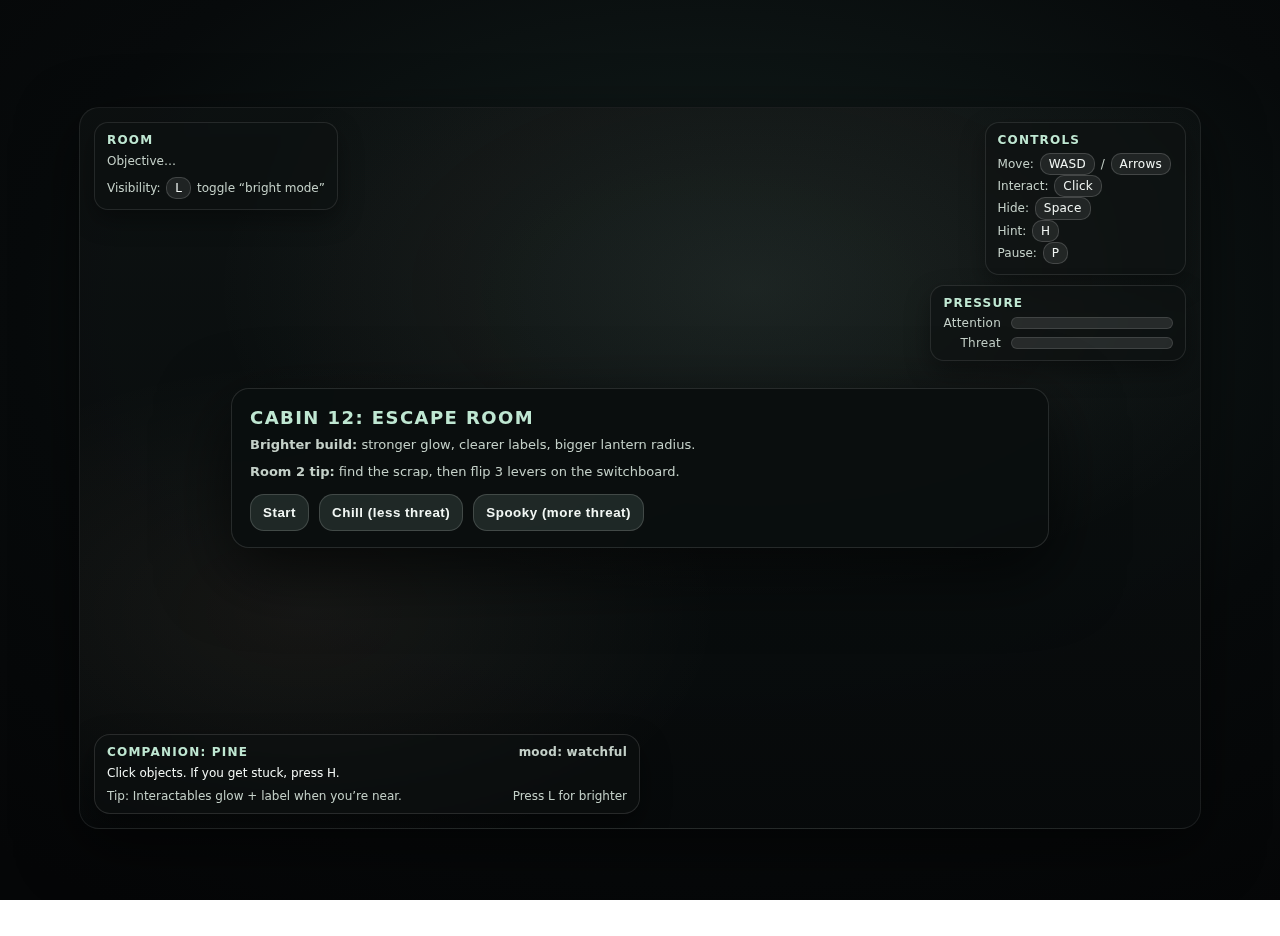
<file: escapethecabin2.html>
<!doctype html>
<html lang="en">

<head>
    <meta charset="UTF-8" />
    <meta name="viewport" content="width=device-width, initial-scale=1.0" />
    <title>Cabin 12: Escape Room</title>
    <style>
        :root {
            --bg0: #070a0b;
            --ink: #f2f7f4;
            --muted: #c4d0c8;
            --panel: #101a18e6;
            --panel2: #0e1413e6;
            --accent: #bfe7d2;
            --warn: #ffe1b8;
        }

        html,
        body {
            height: 100%;
            margin: 0;
            background: radial-gradient(1100px 700px at 55% 35%, #14211f 0%, var(--bg0) 62%, #050607 100%);
            color: var(--ink);
            font-family: ui-sans-serif, system-ui, -apple-system, Segoe UI, Roboto, Arial;
            overflow: hidden;
        }

        .wrap {
            height: 100%;
            display: flex;
            align-items: center;
            justify-content: center;
            padding: 18px;
        }

        .frame {
            width: min(1120px, 96vw);
            height: min(720px, 90vh);
            border-radius: 20px;
            position: relative;
            box-shadow: 0 18px 60px rgba(0, 0, 0, .55);
            border: 1px solid rgba(255, 255, 255, .08);
            background:
                radial-gradient(900px 520px at 60% 25%, rgba(191, 231, 210, .09), transparent 60%),
                radial-gradient(600px 360px at 20% 70%, rgba(255, 225, 184, .06), transparent 70%),
                linear-gradient(180deg, rgba(14, 18, 18, .92), rgba(7, 10, 11, .92));
            overflow: hidden;
        }

        canvas {
            width: 100%;
            height: 100%;
            display: block;
            cursor: crosshair;
        }

        .hud {
            position: absolute;
            inset: 0;
            pointer-events: none;
        }

        .topbar {
            position: absolute;
            top: 14px;
            left: 14px;
            right: 14px;
            display: flex;
            gap: 12px;
            justify-content: space-between;
            align-items: flex-start;
        }

        .pill {
            background: var(--panel);
            border: 1px solid rgba(255, 255, 255, .10);
            border-radius: 14px;
            padding: 10px 12px;
            backdrop-filter: blur(10px);
            box-shadow: 0 10px 24px rgba(0, 0, 0, .35);
            max-width: 480px;
        }

        .pill h1 {
            margin: 0;
            font-size: 12px;
            letter-spacing: .10em;
            font-weight: 900;
            text-transform: uppercase;
            color: var(--accent);
            text-shadow: 0 1px 0 rgba(0, 0, 0, .6);
        }

        .pill .sub {
            margin-top: 6px;
            font-size: 12px;
            color: var(--muted);
            line-height: 1.35;
        }

        .stack {
            display: flex;
            flex-direction: column;
            gap: 10px;
            align-items: flex-end;
        }

        .meterRow {
            display: flex;
            gap: 10px;
            align-items: center;
            justify-content: flex-end;
            margin-top: 6px;
        }

        .meter {
            width: 160px;
            height: 10px;
            border-radius: 999px;
            background: rgba(255, 255, 255, .10);
            border: 1px solid rgba(255, 255, 255, .12);
            overflow: hidden;
        }

        .meter>i {
            display: block;
            height: 100%;
            width: 0%;
            background: linear-gradient(90deg, rgba(255, 225, 184, .22), rgba(255, 225, 184, .90));
            border-radius: 999px;
        }

        .meterLabel {
            font-size: 12px;
            color: var(--muted);
            letter-spacing: .02em;
        }

        .dialogue {
            position: absolute;
            left: 14px;
            bottom: 14px;
            width: min(680px, calc(100% - 28px));
            background: var(--panel2);
            border: 1px solid rgba(255, 255, 255, .12);
            border-radius: 16px;
            padding: 12px 14px;
            backdrop-filter: blur(10px);
            box-shadow: 0 12px 30px rgba(0, 0, 0, .45);
        }

        .dialogue .name {
            display: flex;
            align-items: center;
            justify-content: space-between;
            gap: 10px;
            margin: 0 0 6px 0;
            font-size: 12px;
            letter-spacing: .10em;
            text-transform: uppercase;
            color: var(--accent);
            font-weight: 900;
        }

        .dialogue .line {
            margin: 0;
            font-size: 13px;
            line-height: 1.35;
            color: var(--ink);
        }

        .dialogue .hint {
            margin-top: 8px;
            font-size: 12px;
            color: var(--muted);
            display: flex;
            justify-content: space-between;
            gap: 10px;
        }

        .toast {
            position: absolute;
            top: 14px;
            left: 50%;
            transform: translateX(-50%);
            background: rgba(10, 14, 14, .94);
            border: 1px solid rgba(255, 255, 255, .14);
            border-radius: 999px;
            padding: 8px 12px;
            font-size: 12px;
            color: var(--ink);
            pointer-events: none;
            opacity: 0;
            transition: opacity .18s ease, transform .18s ease;
            box-shadow: 0 12px 30px rgba(0, 0, 0, .35);
        }

        .toast.on {
            opacity: 1;
            transform: translateX(-50%) translateY(2px);
        }

        .centerCard {
            position: absolute;
            inset: 0;
            display: flex;
            align-items: center;
            justify-content: center;
            pointer-events: none;
        }

        .modal {
            pointer-events: auto;
            width: min(780px, calc(100% - 34px));
            background: rgba(10, 14, 14, .94);
            border: 1px solid rgba(255, 255, 255, .12);
            border-radius: 18px;
            padding: 18px 18px 16px;
            box-shadow: 0 22px 70px rgba(0, 0, 0, .65);
            backdrop-filter: blur(12px);
        }

        .modal h2 {
            margin: 0 0 8px 0;
            font-size: 18px;
            letter-spacing: .08em;
            text-transform: uppercase;
            color: var(--accent);
        }

        .modal p {
            margin: 8px 0;
            color: var(--muted);
            line-height: 1.45;
            font-size: 13px;
        }

        .kbd {
            display: inline-block;
            padding: 2px 8px;
            border-radius: 10px;
            border: 1px solid rgba(255, 255, 255, .16);
            background: rgba(255, 255, 255, .08);
            color: var(--ink);
            font-size: 12px;
            letter-spacing: .02em;
            margin: 0 2px;
        }

        .btnRow {
            display: flex;
            gap: 10px;
            flex-wrap: wrap;
            margin-top: 12px;
        }

        button {
            pointer-events: auto;
            border: 1px solid rgba(255, 255, 255, .16);
            background: rgba(191, 231, 210, .12);
            color: var(--ink);
            border-radius: 14px;
            padding: 10px 12px;
            font-weight: 900;
            letter-spacing: .04em;
            cursor: pointer;
        }

        button:hover {
            background: rgba(191, 231, 210, .18);
            border-color: rgba(255, 255, 255, .22);
        }

        .centerCard#endModal {
            display: none;
        }

        .centerCard#pauseModal {
            display: none;
        }

        .menu {
            position: absolute;
            pointer-events: auto;
            background: rgba(12, 16, 16, .96);
            border: 1px solid rgba(255, 255, 255, .14);
            border-radius: 14px;
            padding: 8px;
            box-shadow: 0 18px 50px rgba(0, 0, 0, .6);
            min-width: 220px;
            display: none;
        }

        .menu.on {
            display: block;
        }

        .menu .title {
            font-size: 12px;
            letter-spacing: .10em;
            text-transform: uppercase;
            color: var(--accent);
            font-weight: 900;
            margin: 2px 6px 8px;
        }

        .menu button {
            width: 100%;
            text-align: left;
            margin: 4px 0;
            background: rgba(255, 255, 255, .08);
            border: 1px solid rgba(255, 255, 255, .12);
            border-radius: 12px;
            padding: 9px 10px;
            font-weight: 800;
            color: var(--ink);
            cursor: pointer;
        }

        .menu button:hover {
            background: rgba(255, 225, 184, .12);
        }

        .menu .small {
            margin: 8px 6px 4px;
            font-size: 12px;
            color: var(--muted);
            line-height: 1.35;
        }

/* existing CSS above */

/* ===== HUD VISIBILITY FIX ===== */
.pill, .dialogue{
  background: rgba(12,16,16,0.55) !important;
  backdrop-filter: blur(8px);
}

.pill{
  max-width: 320px !important;
}

.dialogue{
  width: min(520px, calc(100% - 28px)) !important;
  padding: 10px 12px !important;
}

.pill .sub,
.dialogue .line{
  font-size: 12px !important;
}

    </style>
</head>

<body>
    <div class="wrap">
        <div class="frame">
            <canvas id="game" width="1120" height="720"></canvas>

            <div class="hud">
                <div class="toast" id="toast">…</div>

                <div class="topbar">
                    <div class="pill">
                        <h1 id="roomTitle">Room</h1>
                        <div class="sub" id="objectiveText">Objective…</div>
                        <div class="sub" style="margin-top:8px;">
                            Visibility: <span class="kbd">L</span> toggle “bright mode”
                        </div>
                    </div>

                    <div class="stack">
                        <div class="pill">
                            <h1>Controls</h1>
                            <div class="sub">
                                Move: <span class="kbd">WASD</span> / <span class="kbd">Arrows</span><br />
                                Interact: <span class="kbd">Click</span><br />
                                Hide: <span class="kbd">Space</span><br />
                                Hint: <span class="kbd">H</span><br />
                                Pause: <span class="kbd">P</span>
                            </div>
                        </div>
                        <div class="pill">
                            <h1>Pressure</h1>
                            <div class="meterRow">
                                <span class="meterLabel">Attention</span>
                                <span class="meter"><i id="pressureBar"></i></span>
                            </div>
                            <div class="meterRow">
                                <span class="meterLabel">Threat</span>
                                <span class="meter"><i id="threatBar"></i></span>
                            </div>
                        </div>
                    </div>
                </div>

                <div class="dialogue">
                    <div class="name">
                        <span>COMPANION: PINE</span>
                        <span style="color:var(--muted); letter-spacing:.02em; text-transform:none;"
                            id="moodLabel">mood: watchful</span>
                    </div>
                    <p class="line" id="dialogueLine">Click objects. If you get stuck, press H.</p>
                    <div class="hint">
                        <span id="hintLeft">Tip: Interactables glow + label when you’re near.</span>
                        <span id="hintRight">Press L for brighter</span>
                    </div>
                </div>

                <div class="centerCard" id="startModal">
                    <div class="modal">
                        <h2>Cabin 12: Escape Room</h2>
                        <p><strong>Brighter build:</strong> stronger glow, clearer labels, bigger lantern radius.</p>
                        <p><strong>Room 2 tip:</strong> find the scrap, then flip 3 levers on the switchboard.</p>
                        <div class="btnRow">
                            <button id="btnStart">Start</button>
                            <button id="btnChill">Chill (less threat)</button>
                            <button id="btnHard">Spooky (more threat)</button>
                        </div>
                    </div>
                </div>

                <div class="centerCard" id="endModal">
                    <div class="modal">
                        <h2 id="endTitle">…</h2>
                        <p id="endText">…</p>
                        <div class="btnRow">
                            <button id="btnRestart">Restart</button>
                        </div>
                    </div>
                </div>

                <div class="centerCard" id="pauseModal">
                    <div class="modal">
                        <h2>Paused</h2>
                        <p>Press <span class="kbd">P</span> to resume.</p>
                        <div class="btnRow">
                            <button id="btnResume">Resume</button>
                            <button id="btnRestart2">Restart</button>
                        </div>
                    </div>
                </div>

                <div class="menu" id="menu">
                    <div class="title" id="menuTitle">Object</div>
                    <div id="menuButtons"></div>
                    <div class="small" id="menuDesc">…</div>
                </div>
            </div>
        </div>
    </div>

    <script>
        /* ========= helpers ========= */


        
        function screenToWorld(sx, sy) {
            const room = getRoom();
            const scale = Math.min(canvas.width / room.bounds.w, canvas.height / room.bounds.h);
            const ox = (canvas.width - room.bounds.w * scale) / 2;
            const oy = (canvas.height - room.bounds.h * scale) / 2;
            return {
                x: (sx - ox) / scale,
                y: (sy - oy) / scale,
                scale, ox, oy
            };
        }

        function pointInRect(px, py, r) {
            return px >= r.x && px <= r.x + r.w && py >= r.y && py <= r.y + r.h;
        }


        const canvas = document.getElementById("game");
        const ctx = canvas.getContext("2d");
        const ui = {
            startModal: document.getElementById("startModal"),
            endModal: document.getElementById("endModal"),
            pauseModal: document.getElementById("pauseModal"),
            endTitle: document.getElementById("endTitle"),
            endText: document.getElementById("endText"),
            roomTitle: document.getElementById("roomTitle"),
            objectiveText: document.getElementById("objectiveText"),
            dialogueLine: document.getElementById("dialogueLine"),
            moodLabel: document.getElementById("moodLabel"),
            toast: document.getElementById("toast"),
            pressureBar: document.getElementById("pressureBar"),
            threatBar: document.getElementById("threatBar"),
            menu: document.getElementById("menu"),
            menuTitle: document.getElementById("menuTitle"),
            menuButtons: document.getElementById("menuButtons"),
            menuDesc: document.getElementById("menuDesc"),
        };

        function clamp(v, a, b) { return Math.max(a, Math.min(b, v)); }
        function dist(ax, ay, bx, by) { return Math.hypot(ax - bx, ay - by); }
        function rect(x, y, w, h) { return { x, y, w, h }; }
        function rr(c, x, y, w, h, r) {
            c.beginPath();
            c.moveTo(x + r, y);
            c.arcTo(x + w, y, x + w, y + h, r);
            c.arcTo(x + w, y + h, x, y + h, r);
            c.arcTo(x, y + h, x, y, r);
            c.arcTo(x, y, x + w, y, r);
            c.closePath();
        }

        /* ========= config ========= */
        const CONFIG = {
            playerSpeed: 170,
            sprintMult: 1.55,
            playerR: 12,
            interactRange: 54,
            fogAlpha: 0.52,
            lightRadius: 255,
            lightSoftness: 0.62,
            brightMode: false,

            baseAttentionGain: 0.010,
            mistakeAttentionGain: 0.12,
            threatTriggerAt: 0.72,
            threatDuration: 8.0,
            threatCatchDist: 70,

            chill: { baseAttentionGain: 0.007, mistakeAttentionGain: 0.09, threatDuration: 6.5 },
            hard: { baseAttentionGain: 0.014, mistakeAttentionGain: 0.14, threatDuration: 9.5 }
        };

        /* ========= input ========= */
        const keys = new Set();
        let mouse = { x: 0, y: 0, clicked: false };

        window.addEventListener("keydown", (e) => {
            const k = e.key.toLowerCase();
            if (["arrowup", "arrowdown", "arrowleft", "arrowright", " "].includes(k)) e.preventDefault();
            keys.add(k);

            if (k === "p" && state.started && !state.ended) togglePause();
            if (k === "h" && state.started && !state.ended && !state.paused) requestHint();
            if (k === " " && state.started && !state.ended && !state.paused) tryHideOrUnhide();
            if (k === "l" && state.started && !state.ended) {
                CONFIG.brightMode = !CONFIG.brightMode;
                toast(CONFIG.brightMode ? "Bright mode ON" : "Bright mode OFF", 1.0);
            }
        });
        window.addEventListener("keyup", (e) => keys.delete(e.key.toLowerCase()));

        canvas.addEventListener("mousemove", (e) => {
            const r = canvas.getBoundingClientRect();
            mouse.x = (e.clientX - r.left) * (canvas.width / r.width);
            mouse.y = (e.clientY - r.top) * (canvas.height / r.height);
        });
        canvas.addEventListener("mousedown", () => mouse.clicked = true);

        /* ========= game state ========= */
        const state = {
            started: false, paused: false, ended: false, mode: "normal",
            t: 0, last: 0, dt: 0,
            player: { x: 0, y: 0, facing: { x: 1, y: 0 }, hidden: false },
            currentRoom: "entry",
            inventory: [],
            hintLevel: 0,
            hintCooldown: 0,
            attention: 0,
            threat: { active: false, tLeft: 0, x: 0, y: 0, visible: 0 },
            remix: {},
            firstTime: { lounge: true, study: true, basement: true, outside: true },
            progress: {
                entry_keyFound: false,
                entry_doorUnlocked: false,
                lounge_solved: false,
                study_unlocked: false,
                basement_powerOn: false,
                gate_open: false
            },
            roomState: { lounge: { seq: [], input: [] } }
        };

        function hasItem(id) { return state.inventory.includes(id); }
        function addItem(id) { if (!hasItem(id)) state.inventory.push(id); }

        /* ========= UI ========= */
        let toastT = 0;
        function toast(msg, sec = 1.4) {
            ui.toast.textContent = msg;
            ui.toast.classList.add("on");
            toastT = sec;
        }
        function say(text, mood) {
            ui.dialogueLine.textContent = text;
            if (mood) ui.moodLabel.textContent = `mood: ${mood}`;
        }

        /* ========= rooms ========= */
        const ROOMS = {
            entry: {
                name: "Room 1: Entry",
                objective: () => state.progress.entry_doorUnlocked ? "Go through the unlocked door to the Lounge." : "Find a way to unlock the interior door.",
                bounds: rect(0, 0, 900, 560),
                walls: [rect(0, 0, 900, 30), rect(0, 530, 900, 30), rect(0, 0, 30, 560), rect(870, 0, 30, 560), rect(430, 30, 40, 200)],
                doors: [{ id: "toLounge", to: "lounge", r: rect(870, 240, 30, 80), label: "Interior Door" }],
                objects: [
                    { id: "mat", kind: "container", label: "Doormat", pos: { x: 120, y: 460 }, desc: "A rough mat. It looks moved recently." },
                    { id: "coat", kind: "container", label: "Coat on Hook", pos: { x: 160, y: 140 }, desc: "A heavy coat. It smells like pine and cold metal." },
                    { id: "note", kind: "note", label: "Crinkled Note", pos: { x: 420, y: 110 }, desc: "A note pinned crookedly. Ink is fresh." },
                    { id: "lock", kind: "lock", label: "Door Lock", pos: { x: 830, y: 280 }, desc: "A simple lock. Wants a key." }
                ],
                hideSpots: [{ id: "entryCloset", label: "Closet", r: rect(60, 60, 120, 110) }]
            },

            lounge: {
                name: "Room 2: Lounge",
                objective: () => state.progress.lounge_solved ? "Door to the Study is unlocked. Proceed." : "Find the scrap, then flip 3 levers on the switchboard to unlock the Study door.",
                bounds: rect(0, 0, 900, 560),
                walls: [rect(0, 0, 900, 30), rect(0, 530, 900, 30), rect(0, 0, 30, 560), rect(870, 0, 30, 560), rect(200, 300, 260, 30), rect(520, 140, 30, 230)],
                doors: [
                    { id: "backEntry", to: "entry", r: rect(0, 240, 30, 80), label: "Back to Entry" },
                    { id: "toStudy", to: "study", r: rect(870, 240, 30, 80), label: "Study Door" }
                ],
                objects: [
                    { id: "switchboard", kind: "switchboard", label: "Switchboard", pos: { x: 720, y: 170 }, desc: "Three levers. They feel warm. That is not right." },
                    { id: "scrap", kind: "note", label: "Scrap of Paper", pos: { x: 560, y: 410 }, desc: "A torn scrap with a small diagram." },
                    { id: "radio", kind: "flavor", label: "Dead Radio", pos: { x: 320, y: 130 }, desc: "The dial is stuck between stations." }
                ],
                hideSpots: [{ id: "underCouch", label: "Under Couch", r: rect(220, 330, 160, 60) }]
            },

            study: {
                name: "Room 3: Study",
                objective: () => state.progress.study_unlocked ? "Basement hatch is unlocked. Go down." : "Find 3 digits (Ledger, Photo, Books), then enter the code to unlock the hatch.",
                bounds: rect(0, 0, 900, 560),
                walls: [rect(0, 0, 900, 30), rect(0, 530, 900, 30), rect(0, 0, 30, 560), rect(870, 0, 30, 560), rect(340, 110, 220, 30), rect(620, 320, 220, 30)],
                doors: [
                    { id: "backLounge", to: "lounge", r: rect(0, 240, 30, 80), label: "Back to Lounge" },
                    { id: "toBasement", to: "basement", r: rect(760, 490, 90, 40), label: "Basement Hatch" }
                ],
                objects: [
                    { id: "ledger", kind: "clue", label: "Ledger", pos: { x: 420, y: 140 }, desc: "A ledger. Pages dog-eared." },
                    { id: "photo", kind: "clue", label: "Photo Frame", pos: { x: 680, y: 120 }, desc: "A photo of the cabin. Something is scratched out." },
                    { id: "books", kind: "clue", label: "Bookshelf", pos: { x: 160, y: 420 }, desc: "Books arranged like a habit pretending to be order." },
                    { id: "keypad", kind: "keypad", label: "Code Lock", pos: { x: 800, y: 505 }, desc: "A 3-digit code." }
                ],
                hideSpots: [{ id: "studyCurtain", label: "Behind Curtain", r: rect(60, 60, 140, 140) }]
            },

            basement: {
                name: "Room 4: Basement",
                objective: () => state.progress.basement_powerOn ? (state.progress.gate_open ? "Gate is open. Go outside and escape." : "Pull the RIDGE lever to open the gate.") : "Restore power: find fuse, insert it, flip breaker.",
                bounds: rect(0, 0, 900, 560),
                walls: [rect(0, 0, 900, 30), rect(0, 530, 900, 30), rect(0, 0, 30, 560), rect(870, 0, 30, 560), rect(420, 260, 60, 200), rect(100, 170, 220, 30)],
                doors: [
                    { id: "backStudy", to: "study", r: rect(0, 240, 30, 80), label: "Up to Study" },
                    { id: "toOutside", to: "outside", r: rect(870, 240, 30, 80), label: "Stair Door" }
                ],
                objects: [
                    { id: "fusebox", kind: "container", label: "Fuse Box", pos: { x: 170, y: 210 }, desc: "A small box with a hinged lid." },
                    { id: "breaker", kind: "breaker", label: "Breaker Panel", pos: { x: 720, y: 130 }, desc: "A breaker panel. One slot is empty." },
                    { id: "lever", kind: "lever", label: "Gate Lever", pos: { x: 720, y: 410 }, desc: "A lever labeled RIDGE." }
                ],
                hideSpots: [{ id: "basementShelf", label: "Behind Shelf", r: rect(620, 310, 160, 110) }]
            },

            outside: {
                name: "Room 5: Ridge Exit",
                objective: () => state.progress.gate_open ? "Walk through the ridge gate to escape." : "Gate is closed. Open it from the basement lever.",
                bounds: rect(0, 0, 900, 560),
                walls: [rect(0, 0, 900, 30), rect(0, 530, 900, 30), rect(0, 0, 30, 560), rect(870, 0, 30, 560), rect(220, 70, 460, 80), rect(100, 350, 260, 90), rect(520, 330, 260, 120)],
                doors: [
                    { id: "backBasement", to: "basement", r: rect(0, 240, 30, 80), label: "Back Inside" },
                    { id: "ridgeGate", to: "win", r: rect(840, 250, 30, 120), label: "Ridge Gate" }
                ],
                objects: [{ id: "sign", kind: "note", label: "Weathered Sign", pos: { x: 440, y: 480 }, desc: "A sign: 'CABIN 12'." }],
                hideSpots: [{ id: "treeShadow", label: "Tree Shadow", r: rect(110, 370, 120, 70) }]
            }
        };

        function getRoom() { return ROOMS[state.currentRoom]; }

        /* ========= remix ========= */
        function rollRemix() {
            const keyLoc = Math.random() < 0.5 ? "mat" : "coat";
            const sequences = [["A", "C", "B"], ["B", "A", "C"], ["C", "B", "A"], ["A", "B", "C"]];
            const loungeSeq = sequences[Math.floor(Math.random() * sequences.length)];
            const studyCode = String(Math.floor(100 + Math.random() * 900));
            const items = ["ledger", "photo", "books"].sort(() => Math.random() - 0.5);
            const digitMap = {};
            digitMap[items[0]] = studyCode[0];
            digitMap[items[1]] = studyCode[1];
            digitMap[items[2]] = studyCode[2];
            const fuseVariant = Math.random() < 0.75 ? "fusebox" : "hidden";
            return { keyLoc, loungeSeq, studyCode, digitMap, fuseVariant };
        }

        /* ========= door locks ========= */
        function isDoorLocked(door) {
            const roomId = state.currentRoom;
            if (roomId === "entry" && door.id === "toLounge") return !state.progress.entry_doorUnlocked;
            if (roomId === "lounge" && door.id === "toStudy") return !state.progress.lounge_solved;
            if (roomId === "study" && door.id === "toBasement") return !state.progress.study_unlocked;
            if (roomId === "basement" && door.id === "toOutside") return !state.progress.basement_powerOn;
            if (roomId === "outside" && door.id === "ridgeGate") return !state.progress.gate_open;
            return false;
        }

        /* ========= menus ========= */
        function openMenu(screenX, screenY, title, desc, actions) {
            ui.menuTitle.textContent = title;
            ui.menuDesc.textContent = desc || "";
            ui.menuButtons.innerHTML = "";
            actions.forEach(a => {
                const b = document.createElement("button");
                b.textContent = a.label;
                b.onclick = () => { a.onClick(); closeMenu(); };
                ui.menuButtons.appendChild(b);
            });
            ui.menu.style.left = `${clamp(screenX, 14, canvas.width - 250)}px`;
            ui.menu.style.top = `${clamp(screenY, 14, canvas.height - 240)}px`;
            ui.menu.classList.add("on");
        }
        function closeMenu() { ui.menu.classList.remove("on"); }
        window.addEventListener("mousedown", (e) => {
            if (!state.started || state.paused || state.ended) return;
            if (ui.menu.classList.contains("on")) {
                const r = ui.menu.getBoundingClientRect();
                if (!(e.clientX >= r.left && e.clientX <= r.right && e.clientY >= r.top && e.clientY <= r.bottom)) {
                    closeMenu();
                }
            }
        });
        window.addEventListener("keydown", (e) => { if (e.key.toLowerCase() === "escape") closeMenu(); });

        /* ========= objective beacons ========= */
        function getObjectiveTargets() {
            const r = state.currentRoom;
            if (r === "entry" && !state.progress.entry_keyFound) return ["mat", "coat", "note"];
            if (r === "entry" && state.progress.entry_keyFound && !state.progress.entry_doorUnlocked) return ["lock"];
            if (r === "lounge" && !state.progress.lounge_solved) return ["scrap", "switchboard"];
            if (r === "study" && !state.progress.study_unlocked) return ["ledger", "photo", "books", "keypad"];
            if (r === "basement" && !state.progress.basement_powerOn) return ["fusebox", "breaker"];
            if (r === "basement" && state.progress.basement_powerOn && !state.progress.gate_open) return ["lever"];
            if (r === "outside" && state.progress.gate_open) return []; // gate is door, not object
            return [];
        }

        /* ========= interaction target ========= */
        function nearestInteractable() {
            const room = getRoom();
            const p = state.player;
            let best = null, bestD = Infinity;

            for (const o of room.objects) {
                const d = dist(p.x, p.y, o.pos.x, o.pos.y);
                if (d < bestD) { bestD = d; best = { type: "object", o, d }; }
            }
            for (const d0 of room.doors) {
                const cx = d0.r.x + d0.r.w / 2, cy = d0.r.y + d0.r.h / 2;
                const d = dist(p.x, p.y, cx, cy);
                if (d < bestD) { bestD = d; best = { type: "door", d0, d }; }
            }
            for (const hs of room.hideSpots) {
                const cx = hs.r.x + hs.r.w / 2, cy = hs.r.y + hs.r.h / 2;
                const d = dist(p.x, p.y, cx, cy);
                if (d < bestD) { bestD = d; best = { type: "hide", hs, d }; }
            }
            return best && bestD <= CONFIG.interactRange ? best : null;
        }

        /* ========= click behavior ========= */
        canvas.addEventListener("click", () => {
            if (!state.started || state.paused || state.ended) return;
            mouse.clicked = false;

            const room = getRoom();
            const w = screenToWorld(mouse.x, mouse.y);
            const wx = w.x, wy = w.y;

            // 1) If you clicked on a DOOR rectangle, prioritize the door (even if something else is nearer)
            for (const d0 of room.doors) {
                // make door hitbox a little forgiving
                const pad = 10;
                const r = { x: d0.r.x - pad, y: d0.r.y - pad, w: d0.r.w + pad * 2, h: d0.r.h + pad * 2 };
                if (pointInRect(wx, wy, r)) {
                    const locked = isDoorLocked(d0);
                    const actions = [
                        { label: "Examine", onClick: () => say(locked ? `${d0.label} is locked.` : `${d0.label} is open.`, "watchful") }
                    ];
                    if (!locked) {
                        actions.push({ label: "Go Through", onClick: () => goThroughDoor(d0) });
                    } else {
                        actions.push({ label: "Try Handle", onClick: () => { toast("Locked.", 0.9); bumpAttention(); say("Not yet.", "uneasy"); } });
                    }
                    openMenu(mouse.x + 8, mouse.y + 8, d0.label, locked ? "Locked." : "Unlocked.", actions);
                    return;
                }
            }

            // 2) Otherwise fall back to the nearest interactable (your old behavior)
            const hit = nearestInteractable();
            if (!hit) return;

            const screenX = mouse.x + 8, screenY = mouse.y + 8;

            if (hit.type === "hide") {
                openMenu(screenX, screenY, hit.hs.label, "A shadow that can hold you for a moment.", [
                    { label: "Hide (Space)", onClick: () => tryHideOrUnhide() },
                    { label: "Examine", onClick: () => say(`A place to vanish: ${hit.hs.label}.`, "watchful") }
                ]);
                return;
            }

            if (hit.type === "object") {
                openMenu(screenX, screenY, hit.o.label, hit.o.desc, buildActionsForObject(hit.o));
            }
        });


        /* ========= movement/collision ========= */
        function circleRectCollide(cx, cy, cr, r) {
            const nx = clamp(cx, r.x, r.x + r.w);
            const ny = clamp(cy, r.y, r.y + r.h);
            const dx = cx - nx, dy = cy - ny;
            return (dx * dx + dy * dy) < (cr * cr);
        }
        function getSolidsForRoom(room) {
            const solids = room.walls.slice();
            for (const d of room.doors) if (isDoorLocked(d)) solids.push(d.r);
            return solids;
        }
        function movePlayer(dt) {
            const p = state.player;
            if (p.hidden) return;

            let ix = 0, iy = 0;
            if (keys.has("w") || keys.has("arrowup")) iy -= 1;
            if (keys.has("s") || keys.has("arrowdown")) iy += 1;
            if (keys.has("a") || keys.has("arrowleft")) ix -= 1;
            if (keys.has("d") || keys.has("arrowright")) ix += 1;

            const mag = Math.hypot(ix, iy) || 1;
            ix /= mag; iy /= mag;
            if (Math.hypot(ix, iy) > 0.2) { p.facing.x = ix; p.facing.y = iy; }

            const speed = CONFIG.playerSpeed * (keys.has("shift") ? CONFIG.sprintMult : 1);
            const vx = ix * speed, vy = iy * speed;

            const room = getRoom();
            const solids = getSolidsForRoom(room);

            let nx = p.x + vx * dt, ny = p.y;
            for (const r of solids) { if (circleRectCollide(nx, ny, CONFIG.playerR, r)) { nx = p.x; break; } }
            p.x = clamp(nx, 40, room.bounds.w - 40);

            nx = p.x; ny = p.y + vy * dt;
            for (const r of solids) { if (circleRectCollide(nx, ny, CONFIG.playerR, r)) { ny = p.y; break; } }
            p.y = clamp(ny, 40, room.bounds.h - 40);
        }

        /* ========= puzzles ========= */
        function buildActionsForObject(o) {
            const r = state.currentRoom;
            const actions = [{ label: "Examine", onClick: () => say(o.desc || "…", "watchful") }];

            if (r === "entry") {
                if (o.id === "note") actions.push({ label: "Read", onClick: entryReadNote });
                if (o.id === "mat") actions.push({ label: "Lift", onClick: entryLiftMat });
                if (o.id === "coat") actions.push({ label: "Check Pockets", onClick: entryCheckCoat });
                if (o.id === "lock") actions.push({ label: "Use Key", onClick: entryUseKeyOnLock });
            }

            if (r === "lounge") {
                if (o.id === "scrap") actions.push({ label: "Read", onClick: loungeReadScrap });
                if (o.id === "switchboard") {
                    actions.push({ label: "Flip Lever A", onClick: () => loungeFlip("A") });
                    actions.push({ label: "Flip Lever B", onClick: () => loungeFlip("B") });
                    actions.push({ label: "Flip Lever C", onClick: () => loungeFlip("C") });
                    actions.push({ label: "Reset", onClick: loungeReset });
                }
            }

            if (r === "study") {
                if (["ledger", "photo", "books"].includes(o.id)) actions.push({ label: "Search for a number", onClick: () => studySearchDigit(o.id) });
                if (o.id === "keypad") actions.push({ label: "Enter Code", onClick: studyEnterCodePrompt });
            }

            if (r === "basement") {
                if (o.id === "fusebox") actions.push({ label: "Open", onClick: basementOpenFuseBox });
                if (o.id === "breaker") {
                    actions.push({ label: "Insert Fuse", onClick: basementInsertFuse });
                    actions.push({ label: "Flip Breaker", onClick: basementFlipBreaker });
                }
                if (o.id === "lever") actions.push({ label: "Pull Lever", onClick: basementPullLever });
            }

            if (r === "outside") {
                if (o.id === "sign") actions.push({ label: "Read", onClick: () => say("CABIN 12. The paint looks newer than the wood.", "uneasy") });
            }

            return actions;
        }

        function entryReadNote() {
            const keyHint = (state.remix.keyLoc === "mat") ? "Under the doormat is where people hide small things." : "The coat remembers pockets.";
            say(`The note reads: "Start obvious. ${keyHint}"`, "calm");
        }
        function entryLiftMat() {
            if (state.remix.keyLoc !== "mat") { toast("Just dust.", 1.0); bumpAttention(); return; }
            if (!state.progress.entry_keyFound) {
                state.progress.entry_keyFound = true; addItem("small_key");
                toast("Found: Small Key", 1.2);
                say("Use the key on the Door Lock by the interior door.", "helpful");
            } else toast("Nothing else.", 0.9);
        }
        function entryCheckCoat() {
            if (state.remix.keyLoc !== "coat") { toast("A receipt. A pine needle.", 1.0); bumpAttention(); return; }
            if (!state.progress.entry_keyFound) {
                state.progress.entry_keyFound = true; addItem("small_key");
                toast("Found: Small Key", 1.2);
                say("Use the key on the Door Lock by the interior door.", "helpful");
            } else toast("Nothing else.", 0.9);
        }
        function entryUseKeyOnLock() {
            if (state.progress.entry_doorUnlocked) { toast("Already unlocked.", 0.9); return; }
            if (!hasItem("small_key")) { toast("You need a key.", 1.0); bumpAttention(); return; }
            state.progress.entry_doorUnlocked = true;
            toast("Door unlocked.", 1.2);
            say("Go to the lounge.", "watchful");
        }

        function loungeReadScrap() {
            const seq = state.roomState.lounge.seq;
            say(`Scrap hint: "${seq[0]} … ${seq[2]}". Three flips total.`, "helpful");
        }
        function loungeFlip(letter) {
            if (state.progress.lounge_solved) { toast("Already stable.", 0.9); return; }
            state.roomState.lounge.input.push(letter);
            if (state.roomState.lounge.input.length > 3) state.roomState.lounge.input.shift();
            const input = state.roomState.lounge.input.join("");
            toast(`Switchboard: ${input}`, 1.0);

            const target = state.roomState.lounge.seq.join("");
            if (state.roomState.lounge.input.length === 3) {
                if (input === target) {
                    state.progress.lounge_solved = true;
                    toast("Study door unlocked.", 1.3);
                    say("Nice. Go through the Study Door on the right.", "helpful");
                    state.attention = clamp(state.attention - 0.10, 0, 1);
                } else {
                    toast("Wrong sequence.", 1.0);
                    bumpAttention();
                    say("Reset, then try again. Scrap helps with first and last.", "uneasy");
                }
            }
        }
        function loungeReset() { state.roomState.lounge.input = []; toast("Reset.", 0.9); }

        function studySearchDigit(itemId) {
            const d = state.remix.digitMap[itemId];
            state.progress._digits = state.progress._digits || {};
            state.progress._digits[itemId] = d;
            toast(`Digit found: ${d}`, 1.2);
            const n = Object.keys(state.progress._digits).length;
            say(n < 3 ? `Digits: ${n}/3. Find the rest.` : "All digits found. Enter order: Ledger → Photo → Books.", "helpful");
        }
        function studyEnterCodePrompt() {
            const haveAll = state.progress._digits && Object.keys(state.progress._digits).length === 3;
            if (!haveAll) { toast("Missing digits.", 1.1); bumpAttention(); say("Find digits first (Ledger, Photo, Books).", "watchful"); return; }
            const guess = prompt("Enter 3-digit code (order: Ledger → Photo → Books):", "");
            if (guess === null) return;
            if (guess.trim() === state.remix.studyCode) {
                state.progress.study_unlocked = true;
                toast("Basement hatch unlocked.", 1.3);
                say("Down to the basement.", "uneasy");
                state.attention = clamp(state.attention - 0.08, 0, 1);
            } else {
                toast("Wrong code.", 1.0);
                bumpAttention();
                say("Wrong. Re-check digits and order.", "uneasy");
            }
        }

        function basementOpenFuseBox() {
            if (hasItem("fuse")) { toast("Empty box.", 0.9); return; }
            if (state.remix.fuseVariant === "fusebox") {
                addItem("fuse"); toast("Found: Fuse", 1.2);
                say("Insert the fuse into the breaker panel.", "helpful");
            } else {
                toast("No fuse here.", 1.0);
                bumpAttention();
                say("Try the hiding spot 'Behind Shelf'.", "helpful");
            }
        }
        function basementInsertFuse() {
            if (state.progress.basement_powerOn) { toast("Already powered.", 0.9); return; }
            if (!hasItem("fuse")) { toast("Missing fuse.", 1.0); say("Find the fuse first (Fuse Box or Behind Shelf).", "helpful"); return; }
            state.progress._fuseInserted = true;
            toast("Fuse inserted.", 1.1);
        }
        function basementFlipBreaker() {
            if (state.progress.basement_powerOn) { toast("Already on.", 0.9); return; }
            if (!state.progress._fuseInserted) { toast("A slot is empty.", 1.0); bumpAttention(); return; }
            state.progress.basement_powerOn = true;
            toast("Power restored.", 1.2);
            say("Now pull the RIDGE lever.", "helpful");
            state.attention = clamp(state.attention - 0.06, 0, 1);
        }
        function basementPullLever() {
            if (!state.progress.basement_powerOn) { toast("Dead lever.", 1.0); bumpAttention(); return; }
            state.progress.gate_open = true;
            toast("Ridge gate opened.", 1.3);
            say("Go outside. Finish it.", "helpful");
        }

        /* ========= hide/unhide ========= */
        function tryHideOrUnhide() {
            if (state.player.hidden) {
                state.player.hidden = false;
                toast("You step back out.", 1.0);
                return;
            }
            const hit = nearestInteractable();
            if (hit && hit.type === "hide") {
                state.player.hidden = true;
                toast(`Hiding: ${hit.hs.label}`, 1.2);
                if (state.currentRoom === "basement" && hit.hs.id === "basementShelf" && state.remix.fuseVariant === "hidden" && !hasItem("fuse")) {
                    addItem("fuse");
                    toast("Found: Fuse (behind shelf)", 1.4);
                    say("Fuse found. Insert it into the breaker panel.", "helpful");
                }
            }
        }

        /* ========= door travel ========= */
        function goThroughDoor(door) {
            if (door.to === "win") {
                endGame("You escaped.", "You step into the ridge wind and suddenly understand the cabin’s trick.\n\nIt never wanted you lost. It wanted you practicing leaving.");
                return;
            }
            const spawns = { entry: { x: 120, y: 300 }, lounge: { x: 120, y: 300 }, study: { x: 120, y: 300 }, basement: { x: 120, y: 300 }, outside: { x: 120, y: 300 } };
            setRoom(door.to, spawns[door.to] || { x: 120, y: 300 });
        }

        /* ========= attention/threat ========= */
        function bumpAttention() { state.attention = clamp(state.attention + CONFIG.mistakeAttentionGain, 0, 1); }

        function maybeTriggerThreat() {
            if (state.threat.active) return;
            if (state.attention < CONFIG.threatTriggerAt) return;
            if (Math.random() < 0.35) {
                state.threat.active = true;
                state.threat.tLeft = CONFIG.threatDuration;
                state.threat.visible = 0;
                const r = getRoom().bounds;
                const edges = [
                    { x: r.x + 60, y: r.y + 60 }, { x: r.x + r.w - 60, y: r.y + 60 }, { x: r.x + 60, y: r.y + r.h - 60 }, { x: r.x + r.w - 60, y: r.y + r.h - 60 }
                ];
                const s = edges[Math.floor(Math.random() * edges.length)];
                state.threat.x = s.x; state.threat.y = s.y;
                toast("Something is here.", 1.2);
                say("Hide or move. Don’t freeze.", "uneasy");
            }
        }

        function updateThreat(dt) {
            state.attention = clamp(state.attention + CONFIG.baseAttentionGain * dt, 0, 1);

            ui.pressureBar.style.width = `${Math.round(state.attention * 100)}%`;
            ui.threatBar.style.width = `${state.threat.active ? Math.round((state.threat.tLeft / CONFIG.threatDuration) * 100) : 0}%`;

            if (!state.threat.active) { maybeTriggerThreat(); return; }

            state.threat.tLeft -= dt;
            state.threat.visible = clamp(state.threat.visible + dt * 0.9, 0, 1);

            const p = state.player;
            const dx = p.x - state.threat.x, dy = p.y - state.threat.y;
            const d = Math.hypot(dx, dy) || 1;
            const speed = 52;
            state.threat.x += (dx / d) * speed * dt;
            state.threat.y += (dy / d) * speed * dt;

            if (!p.hidden) {
                const cd = Math.hypot(p.x - state.threat.x, p.y - state.threat.y);
                if (cd < CONFIG.threatCatchDist) {
                    endGame("Caught.", "A shape fills the room. Everything cuts to black.\n\nYou only remember being seen.");
                    return;
                }
            }

            if (state.threat.tLeft <= 0) {
                state.threat.active = false;
                state.threat.visible = 0;
                state.attention = clamp(state.attention - 0.22, 0, 1);
                toast("It left.", 1.0);
                say("Good. Don’t waste the quiet.", "watchful");
            }
        }

        /* ========= hints ========= */
        function requestHint() {
            if (state.hintCooldown > 0) return;
            state.hintCooldown = 0.55;
            const room = state.currentRoom;
            const lvl = state.hintLevel;
            state.hintLevel = Math.min(2, state.hintLevel + 1);
            const h = getHint(room, lvl);
            toast("Hint", 0.8);
            say(h, "helpful");
            state.attention = clamp(state.attention - 0.06, 0, 1);
        }
        function getHint(room, lvl) {
            const r = state.remix;
            if (room === "entry") {
                if (lvl === 0) return "Check the doormat and the coat. One hides the key.";
                if (lvl === 1) return `Use the action on the ${r.keyLoc === "mat" ? "doormat" : "coat"} (Lift / Check Pockets).`;
                return "Use the Small Key on the Door Lock object by the interior door.";
            }
            if (room === "lounge") {
                const seq = state.roomState.lounge.seq;
                if (lvl === 0) return "Find the Scrap of Paper first.";
                if (lvl === 1) return `Flip levers in this order: ${seq[0]}, ${seq[1]}, ${seq[2]}.`;
                return "After the correct 3 flips, the Study Door unlocks on the right.";
            }
            if (room === "study") {
                if (lvl === 0) return "Digits are in the Ledger, Photo, and Bookshelf.";
                if (lvl === 1) return "Enter digits in order: Ledger → Photo → Books.";
                return `Code this run: ${r.studyCode}`;
            }
            if (room === "basement") {
                if (lvl === 0) return "Fuse → Insert → Flip breaker → Pull RIDGE lever.";
                if (lvl === 1) return (r.fuseVariant === "fusebox") ? "Open the Fuse Box for the fuse." : "Fuse is behind the shelf hiding spot.";
                return "Once power is on, pull the RIDGE lever to open the gate.";
            }
            if (room === "outside") {
                if (lvl === 0) return "If gate is locked, go back and pull the RIDGE lever in the basement.";
                if (lvl === 1) return "Walk to the Ridge Gate on the far right once it’s unlocked.";
                return "Go through the Ridge Gate to win.";
            }
            return "Look for glowing objects and check the objective text top-left.";
        }

        /* ========= draw helpers ========= */
        function drawLabel(text, x, y) {
            ctx.save();
            ctx.font = "12px ui-sans-serif, system-ui";
            ctx.textAlign = "center";
            ctx.textBaseline = "middle";
            const padX = 8;
            const w = ctx.measureText(text).width + padX * 2;
            const h = 18;
            ctx.fillStyle = "rgba(10,14,14,0.78)";
            rr(ctx, x - w / 2, y - h / 2, w, h, 10);
            ctx.fill();
            ctx.strokeStyle = "rgba(255,255,255,0.14)";
            ctx.stroke();
            ctx.fillStyle = "rgba(245,250,247,0.95)";
            ctx.fillText(text, x, y + 1);
            ctx.restore();
        }
        function drawTooltip(text, x, y) {
            ctx.save();
            ctx.font = "11px ui-sans-serif, system-ui";
            ctx.textAlign = "center";
            ctx.textBaseline = "middle";
            const padX = 7;
            const w = ctx.measureText(text).width + padX * 2;
            const h = 16;
            ctx.fillStyle = "rgba(10,14,14,0.62)";
            rr(ctx, x - w / 2, y - h / 2, w, h, 10);
            ctx.fill();
            ctx.fillStyle = "rgba(255,225,184,0.90)";
            ctx.fillText(text, x, y + 1);
            ctx.restore();
        }

        function drawObjectIcon(o, near) {
            // Higher contrast icons so you can SEE them
            const fill = near ? "rgba(255,225,184,0.40)" : "rgba(245,250,247,0.20)";
            ctx.fillStyle = fill;

            const x = o.pos.x, y = o.pos.y;

            if (o.kind === "note") {
                ctx.fillRect(x - 10, y - 12, 20, 24);
                ctx.fillStyle = "rgba(0,0,0,0.25)";
                ctx.fillRect(x - 8, y - 7, 16, 2);
                ctx.fillRect(x - 8, y - 2, 12, 2);
            } else if (o.kind === "container") {
                ctx.fillRect(x - 12, y - 10, 24, 20);
                ctx.fillStyle = "rgba(0,0,0,0.25)";
                ctx.fillRect(x - 10, y, 20, 2);
            } else if (o.kind === "switchboard") {
                ctx.fillRect(x - 14, y - 14, 28, 28);
                ctx.fillStyle = "rgba(0,0,0,0.25)";
                ctx.fillRect(x - 10, y - 4, 20, 2);
                ctx.fillRect(x - 10, y + 2, 20, 2);
                ctx.fillRect(x - 10, y + 8, 20, 2);
            } else if (o.kind === "keypad") {
                ctx.fillRect(x - 12, y - 12, 24, 24);
                ctx.fillStyle = "rgba(0,0,0,0.25)";
                ctx.fillRect(x - 8, y - 8, 16, 6);
                ctx.fillRect(x - 8, y + 2, 6, 6);
                ctx.fillRect(x, y + 2, 6, 6);
            } else if (o.kind === "breaker") {
                ctx.fillRect(x - 14, y - 12, 28, 24);
                ctx.fillStyle = state.progress.basement_powerOn ? "rgba(191,245,200,0.65)" : "rgba(255,225,184,0.35)";
                ctx.fillRect(x - 12, y + 8, 24, 3);
            } else if (o.kind === "lever") {
                ctx.fillRect(x - 12, y - 12, 24, 24);
                ctx.fillStyle = "rgba(0,0,0,0.25)";
                ctx.fillRect(x - 2, y - 10, 4, 20);
            } else if (o.kind === "clue") {
                ctx.fillRect(x - 12, y - 12, 24, 24);
                ctx.fillStyle = "rgba(0,0,0,0.25)";
                ctx.fillRect(x - 10, y + 2, 20, 2);
            } else {
                ctx.beginPath(); ctx.arc(x, y, 12, 0, Math.PI * 2); ctx.fill();
            }
        }

        function drawFogLight(ox, oy, scale) {
            // Less fog, bigger lantern. Bright mode reduces fog further.
            const fog = CONFIG.brightMode ? CONFIG.fogAlpha * 0.55 : CONFIG.fogAlpha;
            const rad = CONFIG.brightMode ? CONFIG.lightRadius * 1.25 : CONFIG.lightRadius;

            ctx.save();
            ctx.fillStyle = `rgba(8,10,11,${fog})`;
            ctx.fillRect(0, 0, canvas.width, canvas.height);

            ctx.globalCompositeOperation = "destination-out";

            const p = state.player;
            const px = ox + p.x * scale;
            const py = oy + p.y * scale;

            const rr2 = p.hidden ? rad * 0.70 : rad;
            const g2 = ctx.createRadialGradient(px, py, rr2 * 0.10, px, py, rr2);
            g2.addColorStop(0, "rgba(0,0,0,0.96)");
            g2.addColorStop(CONFIG.lightSoftness, "rgba(0,0,0,0.25)");
            g2.addColorStop(1, "rgba(0,0,0,0)");
            ctx.fillStyle = g2;
            ctx.beginPath();
            ctx.arc(px, py, rr2, 0, Math.PI * 2);
            ctx.fill();

            ctx.globalCompositeOperation = "source-over";

            // lighter vignette
            const vigA = CONFIG.brightMode ? 0.35 : 0.50;
            const vig = ctx.createRadialGradient(canvas.width / 2, canvas.height / 2, Math.min(canvas.width, canvas.height) * 0.30,
                canvas.width / 2, canvas.height / 2, Math.max(canvas.width, canvas.height) * 0.80);
            vig.addColorStop(0, "rgba(0,0,0,0)");
            vig.addColorStop(1, `rgba(0,0,0,${vigA})`);
            ctx.fillStyle = vig;
            ctx.fillRect(0, 0, canvas.width, canvas.height);

            ctx.restore();
        }

        /* ========= draw ========= */
        function draw() {
            const room = getRoom();
            const p = state.player;

            ctx.setTransform(1, 0, 0, 1, 0, 0);
            ctx.clearRect(0, 0, canvas.width, canvas.height);

            const scale = Math.min(canvas.width / room.bounds.w, canvas.height / room.bounds.h);
            const ox = (canvas.width - room.bounds.w * scale) / 2;
            const oy = (canvas.height - room.bounds.h * scale) / 2;

            ctx.save();
            ctx.translate(ox, oy);
            ctx.scale(scale, scale);

            const tones = {
                entry: ["#172320", "#0f1817"],
                lounge: ["#1a2623", "#111b1a"],
                study: ["#182220", "#0f1515"],
                basement: ["#151b1d", "#0b0e0f"],
                outside: ["#17231f", "#0c0f10"]
            }[state.currentRoom] || ["#172320", "#0f1817"];

            const g = ctx.createLinearGradient(0, 0, 0, room.bounds.h);
            g.addColorStop(0, tones[0]);
            g.addColorStop(1, tones[1]);
            ctx.fillStyle = g;
            ctx.fillRect(0, 0, room.bounds.w, room.bounds.h);

            // ambient “moonlight”
            const ambient = CONFIG.brightMode ? 0.09 : 0.05;
            ctx.fillStyle = `rgba(255,255,255,${ambient})`;
            ctx.fillRect(0, 0, room.bounds.w, room.bounds.h);

            // walls
            for (const w of room.walls) {
                ctx.fillStyle = "rgba(22,36,32,1)";
                ctx.fillRect(w.x, w.y, w.w, w.h);
                ctx.strokeStyle = "rgba(255,255,255,0.10)";
                ctx.lineWidth = 2;
                ctx.strokeRect(w.x + 1, w.y + 1, w.w - 2, w.h - 2);
            }

            // doors
            for (const d of room.doors) {
                const locked = isDoorLocked(d);
                ctx.fillStyle = locked ? "rgba(70,48,34,1)" : "rgba(0,0,0,0.18)";
                ctx.fillRect(d.r.x, d.r.y, d.r.w, d.r.h);
                ctx.strokeStyle = locked ? "rgba(255,225,184,0.14)" : "rgba(191,231,210,0.10)";
                ctx.lineWidth = 2;
                ctx.strokeRect(d.r.x + 1, d.r.y + 1, d.r.w - 2, d.r.h - 2);
            }

            // hide spots (subtle)
            for (const hs of room.hideSpots) {
                ctx.fillStyle = "rgba(255,255,255,0.03)";
                ctx.fillRect(hs.r.x, hs.r.y, hs.r.w, hs.r.h);
            }

            // objects + beacons
            const hit = nearestInteractable();
            const targets = getObjectiveTargets();

            for (const o of room.objects) {
                const d = dist(p.x, p.y, o.pos.x, o.pos.y);
                const near = d < CONFIG.interactRange;

                drawObjectIcon(o, near);

                if (targets.includes(o.id)) {
                    const pulse = 0.35 + 0.25 * Math.sin(state.t * 3.2);
                    ctx.strokeStyle = `rgba(255,225,184,${pulse})`;
                    ctx.lineWidth = 3;
                    ctx.beginPath(); ctx.arc(o.pos.x, o.pos.y, 26, 0, Math.PI * 2); ctx.stroke();
                }

                if (near && (!hit || (hit.type === "object" && hit.o.id === o.id))) {
                    ctx.strokeStyle = "rgba(191,231,210,0.78)";
                    ctx.lineWidth = 3;
                    ctx.beginPath(); ctx.arc(o.pos.x, o.pos.y, 20, 0, Math.PI * 2); ctx.stroke();
                    drawLabel(o.label, o.pos.x, o.pos.y - 26);
                    drawTooltip("Click to interact", o.pos.x, o.pos.y + 28);
                }
            }

            // player
            if (!p.hidden) {
                ctx.fillStyle = "rgba(245,250,247,0.95)";
                ctx.beginPath(); ctx.arc(p.x, p.y, CONFIG.playerR, 0, Math.PI * 2); ctx.fill();
                ctx.fillStyle = "rgba(0,0,0,0.25)";
                ctx.beginPath(); ctx.arc(p.x + p.facing.x * 8, p.y + p.facing.y * 8, 4, 0, Math.PI * 2); ctx.fill();
            } else {
                ctx.fillStyle = "rgba(191,231,210,0.22)";
                ctx.beginPath(); ctx.arc(p.x, p.y, 7, 0, Math.PI * 2); ctx.fill();
            }

            // threat
            if (state.threat.active) {
                const v = state.threat.visible;
                const alpha = 0.10 + 0.55 * v;
                ctx.fillStyle = `rgba(0,0,0,${alpha})`;
                ctx.beginPath();
                ctx.ellipse(state.threat.x, state.threat.y, 18, 34, 0, 0, Math.PI * 2);
                ctx.fill();
                ctx.strokeStyle = `rgba(255,225,184,${0.06 + 0.14 * v})`;
                ctx.lineWidth = 2;
                ctx.beginPath();
                ctx.ellipse(state.threat.x, state.threat.y, 18, 34, 0, 0, Math.PI * 2);
                ctx.stroke();
            }

            ctx.restore();
            drawFogLight(ox, oy, scale);

            ui.roomTitle.textContent = room.name;
            ui.objectiveText.textContent = room.objective();
        }

        /* ========= start/pause/end/room set ========= */
        function togglePause(force) {
            if (!state.started || state.ended) return;
            state.paused = (typeof force === "boolean") ? force : !state.paused;
            ui.pauseModal.style.display = state.paused ? "flex" : "none";
            closeMenu();
        }
        function endGame(title, text) {
            state.ended = true;
            ui.endModal.style.display = "flex";
            ui.endTitle.textContent = title;
            ui.endText.textContent = text;
            closeMenu();
        }
        function setRoom(roomId, spawn) {
            state.currentRoom = roomId;
            state.player.x = spawn.x; state.player.y = spawn.y;
            state.player.hidden = false;
            state.hintLevel = 0;
            state.attention = clamp(state.attention - 0.08, 0, 1);

            if (roomId === "lounge" && state.firstTime.lounge) {
                state.firstTime.lounge = false;
                toast("Room 2: Scrap → Switchboard (3 flips)", 1.7);
                say("Find the Scrap of Paper first. Then flip 3 levers on the Switchboard.", "helpful");
            }
            if (roomId === "study" && state.firstTime.study) {
                state.firstTime.study = false;
                say("Find 3 digits (Ledger, Photo, Books). Then enter the code on the lock.", "helpful");
            }
            if (roomId === "basement" && state.firstTime.basement) {
                state.firstTime.basement = false;
                say("Fuse → Breaker → Lever. Press H if you want the next nudge.", "helpful");
            }
            if (roomId === "outside" && state.firstTime.outside) {
                state.firstTime.outside = false;
                say("If the ridge gate is locked, go back and pull the RIDGE lever.", "watchful");
            }
        }

        /* ========= go through door ========= */
        function goThroughDoor(door) {
            if (door.to === "win") {
                endGame("You escaped.",
                    "You step into the ridge wind and suddenly understand the cabin’s trick.\n\nIt never wanted you lost. It wanted you practicing leaving."
                );
                return;
            }
            const spawns = { entry: { x: 120, y: 300 }, lounge: { x: 120, y: 300 }, study: { x: 120, y: 300 }, basement: { x: 120, y: 300 }, outside: { x: 120, y: 300 } };
            setRoom(door.to, spawns[door.to] || { x: 120, y: 300 });
        }

        /* ========= loop ========= */
        function loop(ts) {
            if (!state.started) return;
            if (!state.last) state.last = ts;
            const rawDt = (ts - state.last) / 1000;
            state.last = ts;
            state.dt = Math.min(0.033, rawDt);

            if (!state.paused && !state.ended) {
                state.t += state.dt;

                if (state.hintCooldown > 0) state.hintCooldown -= state.dt;

                if (toastT > 0) {
                    toastT -= state.dt;
                    if (toastT <= 0) ui.toast.classList.remove("on");
                }

                movePlayer(state.dt);
                updateThreat(state.dt);
            }

            draw();
            requestAnimationFrame(loop);
        }

        /* ========= buttons ========= */
        document.getElementById("btnStart").onclick = () => startGame("normal");
        document.getElementById("btnChill").onclick = () => startGame("chill");
        document.getElementById("btnHard").onclick = () => startGame("hard");
        document.getElementById("btnRestart").onclick = () => location.reload();
        document.getElementById("btnRestart2").onclick = () => location.reload();
        document.getElementById("btnResume").onclick = () => togglePause(false);

        /* ========= start game ========= */
        function startGame(mode) {
            state.mode = mode;
            state.started = true;
            ui.startModal.style.display = "none";

            if (mode === "chill") {
                CONFIG.baseAttentionGain = CONFIG.chill.baseAttentionGain;
                CONFIG.mistakeAttentionGain = CONFIG.chill.mistakeAttentionGain;
                CONFIG.threatDuration = CONFIG.chill.threatDuration;
            } else if (mode === "hard") {
                CONFIG.baseAttentionGain = CONFIG.hard.baseAttentionGain;
                CONFIG.mistakeAttentionGain = CONFIG.hard.mistakeAttentionGain;
                CONFIG.threatDuration = CONFIG.hard.threatDuration;
            }

            state.remix = rollRemix();
            state.roomState.lounge.seq = state.remix.loungeSeq.slice();
            state.roomState.lounge.input = [];
            state.progress._digits = {};

            setRoom("entry", { x: 120, y: 300 });
            say("Brighter build is on. Glows + labels guide you. Press L if you want it even brighter.", "calm");
            toast("Press L for Bright Mode", 1.5);

            requestAnimationFrame(loop);
        }

        /* ========= hide spot key ========= */
        window.addEventListener("keydown", (e) => {
            if (e.key.toLowerCase() === " " && state.started && !state.paused && !state.ended) e.preventDefault();
        });
    </script>
</body>

</html>
</file>
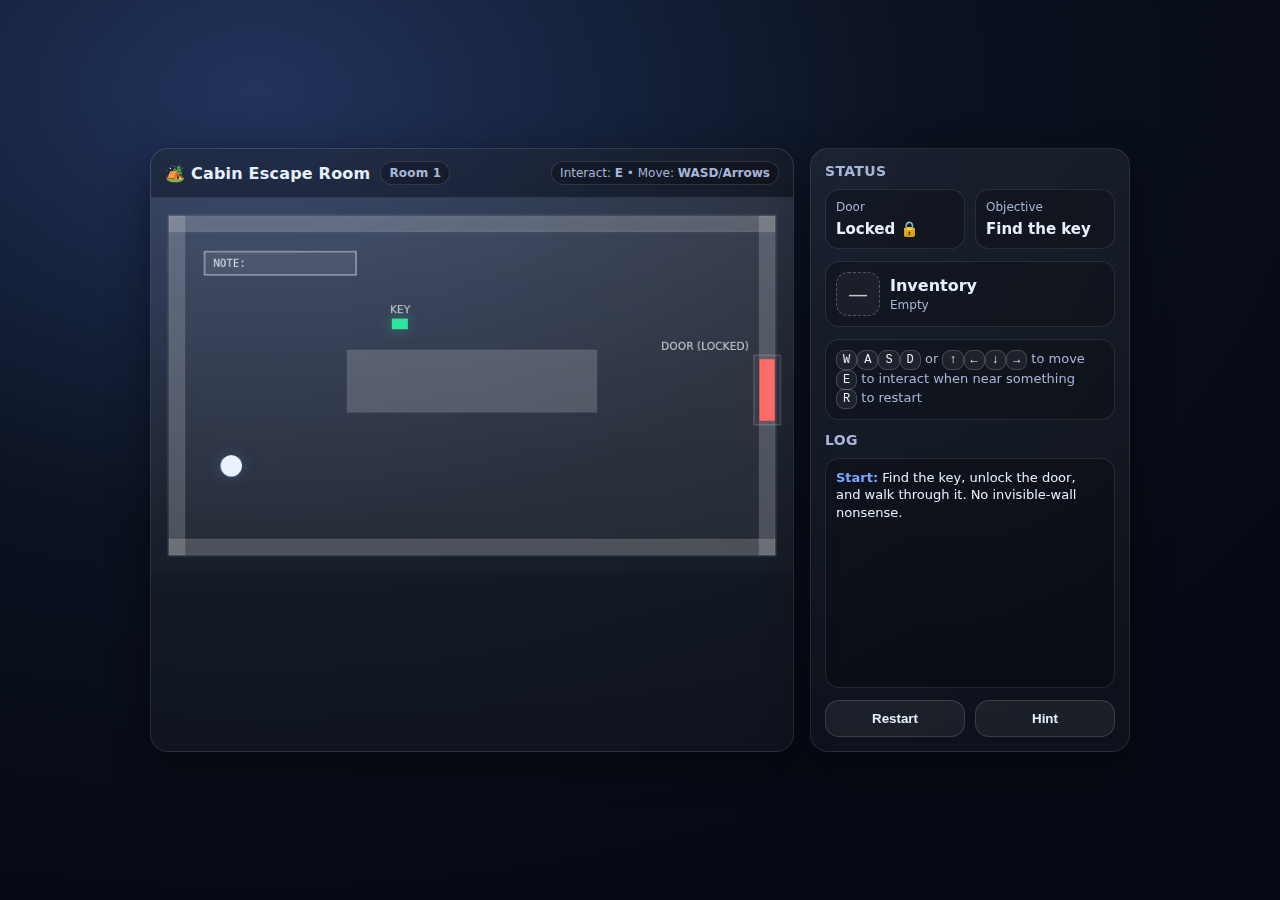
<file: escapethecabin3.html>
<!doctype html>
<html lang="en">
<head>
  <meta charset="utf-8" />
  <meta name="viewport" content="width=device-width,initial-scale=1" />
  <title>Cabin Escape Room (Working Door)</title>
  <style>
    :root{
      --bg:#0b1220;
      --panel:#121b2e;
      --ink:#e8f0ff;
      --muted:#a8b6d8;
      --good:#2ee59d;
      --warn:#ffcc66;
      --bad:#ff6b6b;
      --accent:#7aa7ff;
    }
    *{box-sizing:border-box}
    body{
      margin:0;
      font-family: system-ui, -apple-system, Segoe UI, Roboto, Helvetica, Arial, sans-serif;
      background: radial-gradient(1200px 800px at 20% 10%, #22345d 0%, var(--bg) 55%, #060a14 100%);
      color:var(--ink);
      min-height:100vh;
      display:grid;
      place-items:center;
      padding:18px;
    }
    .wrap{
      width:min(980px, 96vw);
      display:grid;
      grid-template-columns: 1fr 320px;
      gap:16px;
    }
    .card{
      background: linear-gradient(180deg, rgba(255,255,255,.06), rgba(255,255,255,.03));
      border:1px solid rgba(255,255,255,.10);
      border-radius:18px;
      box-shadow: 0 12px 40px rgba(0,0,0,.45);
      overflow:hidden;
    }
    .gameHeader{
      display:flex;
      align-items:center;
      justify-content:space-between;
      padding:12px 14px;
      border-bottom:1px solid rgba(255,255,255,.10);
      background: rgba(0,0,0,.25);
    }
    .title{
      display:flex; gap:10px; align-items:center;
      font-weight:750;
      letter-spacing:.2px;
    }
    .pill{
      font-size:12px;
      color:var(--muted);
      border:1px solid rgba(255,255,255,.12);
      padding:4px 8px;
      border-radius:999px;
      background: rgba(0,0,0,.25);
    }
    canvas{
      display:block;
      width:100%;
      height:auto;
      background: linear-gradient(180deg, rgba(255,255,255,.07), rgba(255,255,255,.02));
    }
    .side{
      padding:14px;
    }
    .side h3{
      margin:0 0 10px;
      font-size:14px;
      color:var(--muted);
      font-weight:700;
      letter-spacing:.35px;
      text-transform:uppercase;
    }
    .statRow{
      display:flex;
      gap:10px;
      flex-wrap:wrap;
      margin-bottom:12px;
    }
    .stat{
      flex:1;
      min-width:130px;
      background: rgba(0,0,0,.22);
      border:1px solid rgba(255,255,255,.10);
      border-radius:14px;
      padding:10px;
    }
    .stat .label{
      font-size:12px;
      color:var(--muted);
      margin-bottom:6px;
    }
    .stat .value{
      font-size:15px;
      font-weight:750;
    }
    .inv{
      display:flex;
      gap:10px;
      align-items:center;
      padding:10px;
      border-radius:14px;
      background: rgba(0,0,0,.22);
      border:1px solid rgba(255,255,255,.10);
      margin-bottom:12px;
    }
    .inv .slot{
      width:44px;
      height:44px;
      border-radius:12px;
      border:1px dashed rgba(255,255,255,.25);
      display:grid;
      place-items:center;
      font-size:20px;
      color:rgba(255,255,255,.75);
      background: rgba(255,255,255,.04);
    }
    .inv .txt{
      display:flex;
      flex-direction:column;
      gap:3px;
    }
    .inv .txt .big{
      font-weight:750;
    }
    .inv .txt .small{
      font-size:12px;
      color:var(--muted);
    }
    .controls{
      font-size:13px;
      color:var(--muted);
      line-height:1.45;
      background: rgba(0,0,0,.22);
      border:1px solid rgba(255,255,255,.10);
      border-radius:14px;
      padding:10px;
      margin-bottom:12px;
    }
    .controls kbd{
      font-family: ui-monospace, SFMono-Regular, Menlo, Monaco, Consolas, "Liberation Mono", monospace;
      font-size:12px;
      padding:2px 6px;
      border-radius:8px;
      border:1px solid rgba(255,255,255,.18);
      background: rgba(255,255,255,.06);
      color:var(--ink);
    }
    .log{
      height:230px;
      overflow:auto;
      padding:10px;
      border-radius:14px;
      background: rgba(0,0,0,.25);
      border:1px solid rgba(255,255,255,.10);
      font-size:13px;
      line-height:1.35;
    }
    .msg{ margin:0 0 8px; }
    .msg b{ color:var(--accent); }
    .msg.good b{ color:var(--good); }
    .msg.warn b{ color:var(--warn); }
    .msg.bad b{ color:var(--bad); }

    .btnRow{
      display:flex;
      gap:10px;
      margin-top:12px;
    }
    button{
      flex:1;
      cursor:pointer;
      border-radius:14px;
      padding:10px 12px;
      border:1px solid rgba(255,255,255,.14);
      background: rgba(255,255,255,.06);
      color:var(--ink);
      font-weight:750;
    }
    button:hover{ background: rgba(255,255,255,.10); }
    button:active{ transform: translateY(1px); }

    @media (max-width: 880px){
      .wrap{ grid-template-columns: 1fr; }
    }
  </style>
</head>
<body>
  <div class="wrap">
    <div class="card">
      <div class="gameHeader">
        <div class="title">🏕️ Cabin Escape Room <span class="pill" id="roomPill">Room 1</span></div>
        <div class="pill">Interact: <b>E</b> • Move: <b>WASD</b>/<b>Arrows</b></div>
      </div>
      <canvas id="c" width="720" height="420"></canvas>
    </div>

    <div class="card side">
      <h3>Status</h3>

      <div class="statRow">
        <div class="stat">
          <div class="label">Door</div>
          <div class="value" id="doorState">Locked 🔒</div>
        </div>
        <div class="stat">
          <div class="label">Objective</div>
          <div class="value" id="objective">Find the key</div>
        </div>
      </div>

      <div class="inv">
        <div class="slot" id="invSlot">—</div>
        <div class="txt">
          <div class="big">Inventory</div>
          <div class="small" id="invText">Empty</div>
        </div>
      </div>

      <div class="controls">
        <div><kbd>W</kbd><kbd>A</kbd><kbd>S</kbd><kbd>D</kbd> or <kbd>↑</kbd><kbd>←</kbd><kbd>↓</kbd><kbd>→</kbd> to move</div>
        <div><kbd>E</kbd> to interact when near something</div>
        <div><kbd>R</kbd> to restart</div>
      </div>

      <h3>Log</h3>
      <div class="log" id="log"></div>

      <div class="btnRow">
        <button id="restartBtn">Restart</button>
        <button id="hintBtn">Hint</button>
      </div>
    </div>
  </div>

<script>
(() => {
  // ===== Canvas / Rendering =====
  const canvas = document.getElementById("c");
  const ctx = canvas.getContext("2d");

  // ===== UI =====
  const logEl = document.getElementById("log");
  const invSlot = document.getElementById("invSlot");
  const invText = document.getElementById("invText");
  const doorStateEl = document.getElementById("doorState");
  const objectiveEl = document.getElementById("objective");
  const roomPill = document.getElementById("roomPill");

  function log(type, title, text){
    const p = document.createElement("p");
    p.className = `msg ${type||""}`;
    p.innerHTML = `<b>${title}:</b> ${text}`;
    logEl.prepend(p);
  }

  // ===== Game State =====
  const STATE = {
    room: 1,
    hasKey: false,
    doorUnlocked: false,
    won: false,
  };

  // Bright, visible object palette (no “why is everything so dark”)
  const COLORS = {
    floor: "rgba(255,255,255,0.06)",
    wall: "rgba(255,255,255,0.18)",
    player: "#EAF2FF",
    playerGlow: "rgba(122,167,255,0.25)",
    key: "#2ee59d",
    keyGlow: "rgba(46,229,157,0.35)",
    doorLocked: "#ff6b6b",
    doorUnlocked: "#2ee59d",
    doorFrame: "rgba(255,255,255,0.25)",
    sign: "rgba(255,255,255,0.75)",
    monster: "#ffcc66",
  };

  // Simple world layout: walls are rectangles (colliders)
  // Door is a special "portal rectangle" on the right wall.
  const WORLD = {
    w: canvas.width,
    h: canvas.height,

    // Room 1 objects
    room1: {
      walls: [
        {x: 20, y: 20, w: 680, h: 18},
        {x: 20, y: 382, w: 680, h: 18},
        {x: 20, y: 20, w: 18, h: 380},
        {x: 682, y: 20, w: 18, h: 380},
        // a table-ish obstacle
        {x: 220, y: 170, w: 280, h: 70},
      ],
      key: {x: 270, y: 135, w: 18, h: 12, taken:false},
      door: {x: 682, y: 180, w: 18, h: 70}, // right wall portal
      sign: {x: 60, y: 60, w: 170, h: 26, text:"Find the key. Unlock the door."}
    },

    // Room 2 objects (celebration area)
    room2: {
      walls: [
        {x: 20, y: 20, w: 680, h: 18},
        {x: 20, y: 382, w: 680, h: 18},
        {x: 20, y: 20, w: 18, h: 380},
        {x: 682, y: 20, w: 18, h: 380},
        {x: 120, y: 250, w: 480, h: 18},
      ],
      exit: {x: 340, y: 70, w: 40, h: 40}, // stand on this to win
      sign: {x: 60, y: 60, w: 240, h: 26, text:"Step on the glowing square to finish."}
    }
  };

  const player = {
    x: 90, y: 300,
    r: 12,
    speed: 2.5,
    vx: 0, vy: 0
  };

  // ===== Input =====
  const keysDown = new Set();
  window.addEventListener("keydown", (e) => {
    const k = e.key.toLowerCase();
    keysDown.add(k);
    if (k === "e") tryInteract();
    if (k === "r") reset();
  });
  window.addEventListener("keyup", (e) => keysDown.delete(e.key.toLowerCase()));

  document.getElementById("restartBtn").addEventListener("click", reset);
  document.getElementById("hintBtn").addEventListener("click", () => {
    if (STATE.room === 1 && !STATE.hasKey){
      log("warn","Hint","The key is tucked near the table. Walk close and press <b>E</b>.");
    } else if (STATE.room === 1 && STATE.hasKey && !STATE.doorUnlocked){
      log("warn","Hint","Go to the right-side door and press <b>E</b> to unlock it.");
    } else if (STATE.room === 1 && STATE.doorUnlocked){
      log("warn","Hint","Walk into the doorway. It will transition you to the next room.");
    } else {
      log("warn","Hint","In Room 2, step on the glowing square to finish.");
    }
  });

  // ===== Collision Helpers =====
  function circleRectCollides(cx, cy, r, rect){
    const closestX = Math.max(rect.x, Math.min(cx, rect.x + rect.w));
    const closestY = Math.max(rect.y, Math.min(cy, rect.y + rect.h));
    const dx = cx - closestX;
    const dy = cy - closestY;
    return (dx*dx + dy*dy) <= r*r;
  }

  function clamp(val, min, max){ return Math.max(min, Math.min(max, val)); }

  function moveAndCollide(nx, ny, walls){
    // Try x move
    let tx = nx, ty = player.y;
    for (const w of walls){
      if (circleRectCollides(tx, ty, player.r, w)){
        tx = player.x; break;
      }
    }
    // Try y move
    ty = ny;
    for (const w of walls){
      if (circleRectCollides(tx, ty, player.r, w)){
        ty = player.y; break;
      }
    }
    player.x = tx; player.y = ty;
  }

  function distToRectCenter(px, py, rect){
    const cx = rect.x + rect.w/2;
    const cy = rect.y + rect.h/2;
    const dx = px - cx;
    const dy = py - cy;
    return Math.hypot(dx, dy);
  }

  // ===== Core Door Logic (the part that usually breaks) =====
  // 1) "Unlock" is a state: doorUnlocked=true
  // 2) "Pass through" is a transition: if doorUnlocked && colliding with door => next room
  // We do BOTH cleanly so you never get the "unlocked but can't go through" bug.
  function checkDoorPortal(){
    if (STATE.room !== 1) return;
    const door = WORLD.room1.door;

    const touchingDoor = circleRectCollides(player.x, player.y, player.r, door);

    if (touchingDoor && STATE.doorUnlocked){
      // Transition: snap player into next room safely
      STATE.room = 2;
      roomPill.textContent = "Room 2";
      objectiveEl.textContent = "Finish the escape";
      log("good","Door","You step through the doorway into the next room ✨");
      // Place player away from wall in room 2
      player.x = 80; player.y = 320;
    } else if (touchingDoor && !STATE.doorUnlocked){
      // If they ram the door without unlocking, give feedback
      // (No fail state)
      log("bad","Door","Locked. You need a key.");
    }
  }

  // ===== Interactions =====
  function tryInteract(){
    if (STATE.won) return;

    if (STATE.room === 1){
      const {key, door, sign} = WORLD.room1;

      // Sign interaction
      if (distToRectCenter(player.x, player.y, sign) < 70){
        log("","Note", sign.text);
        return;
      }

      // Key pickup
      if (!key.taken && distToRectCenter(player.x, player.y, key) < 55){
        key.taken = true;
        STATE.hasKey = true;
        invSlot.textContent = "🗝️";
        invText.textContent = "Old brass key";
        objectiveEl.textContent = "Unlock the door";
        log("good","Key","You picked up a key. It feels important and slightly dramatic.");
        return;
      }

      // Door unlock
      if (distToRectCenter(player.x, player.y, door) < 70){
        if (!STATE.hasKey){
          log("bad","Lock","You jiggle the handle. Nope. You need a key.");
          return;
        }
        if (!STATE.doorUnlocked){
          STATE.doorUnlocked = true;
          objectiveEl.textContent = "Go through the door";
          log("good","Unlock","Click. The door is unlocked. Walk into it to pass through.");
          return;
        } else {
          log("","Door","Already unlocked. Walk into the doorway to go through.");
          return;
        }
      }

      log("warn","Interact","Nothing useful here. Try near the key, sign, or door.");
    }

    if (STATE.room === 2){
      const {sign} = WORLD.room2;
      if (distToRectCenter(player.x, player.y, sign) < 80){
        log("","Note", sign.text);
        return;
      }
      log("warn","Interact","Nope. This room is about positioning, not button mashing.");
    }
  }

  function updateUI(){
    if (STATE.room === 1){
      doorStateEl.textContent = STATE.doorUnlocked ? "Unlocked ✅" : "Locked 🔒";
    } else {
      doorStateEl.textContent = "Behind you 🚪";
    }
  }

  // ===== Rendering =====
  function drawRect(rect, fill, stroke){
    ctx.fillStyle = fill;
    ctx.fillRect(rect.x, rect.y, rect.w, rect.h);
    if (stroke){
      ctx.strokeStyle = stroke;
      ctx.strokeRect(rect.x, rect.y, rect.w, rect.h);
    }
  }

  function glowCircle(x,y,r, fill, glow){
    ctx.save();
    ctx.shadowColor = glow;
    ctx.shadowBlur = 18;
    ctx.fillStyle = fill;
    ctx.beginPath();
    ctx.arc(x,y,r,0,Math.PI*2);
    ctx.fill();
    ctx.restore();
  }

  function render(){
    // background
    ctx.clearRect(0,0,canvas.width,canvas.height);

    // floor
    ctx.fillStyle = COLORS.floor;
    ctx.fillRect(18,18,684,384);

    if (STATE.room === 1){
      const room = WORLD.room1;

      // walls
      for (const w of room.walls){
        drawRect(w, COLORS.wall, "rgba(255,255,255,0.08)");
      }

      // sign
      drawRect(room.sign, "rgba(255,255,255,0.08)", COLORS.sign);
      ctx.fillStyle = "rgba(255,255,255,0.85)";
      ctx.font = "12px ui-monospace, SFMono-Regular, Menlo, Monaco, Consolas, monospace";
      ctx.fillText("NOTE:", room.sign.x + 10, room.sign.y + 17);

      // key
      if (!room.key.taken){
        ctx.save();
        ctx.shadowColor = COLORS.keyGlow;
        ctx.shadowBlur = 16;
        ctx.fillStyle = COLORS.key;
        ctx.fillRect(room.key.x, room.key.y, room.key.w, room.key.h);
        ctx.restore();

        ctx.fillStyle = "rgba(255,255,255,0.75)";
        ctx.font = "12px system-ui";
        ctx.fillText("KEY", room.key.x - 2, room.key.y - 6);
      }

      // door (portal)
      const door = room.door;
      const doorFill = STATE.doorUnlocked ? COLORS.doorUnlocked : COLORS.doorLocked;
      drawRect({x: door.x-6, y: door.y-4, w: door.w+12, h: door.h+8}, "rgba(255,255,255,0.06)", COLORS.doorFrame);
      drawRect(door, doorFill, "rgba(0,0,0,0.25)");

      ctx.fillStyle = "rgba(255,255,255,0.8)";
      ctx.font = "12px system-ui";
      ctx.fillText(STATE.doorUnlocked ? "DOOR (UNLOCKED)" : "DOOR (LOCKED)", door.x - 110, door.y - 10);

    } else {
      const room = WORLD.room2;

      for (const w of room.walls){
        drawRect(w, COLORS.wall, "rgba(255,255,255,0.08)");
      }

      // sign
      drawRect(room.sign, "rgba(255,255,255,0.08)", COLORS.sign);
      ctx.fillStyle = "rgba(255,255,255,0.85)";
      ctx.font = "12px ui-monospace, SFMono-Regular, Menlo, Monaco, Consolas, monospace";
      ctx.fillText("NOTE:", room.sign.x + 10, room.sign.y + 17);

      // exit tile
      ctx.save();
      ctx.shadowColor = "rgba(122,167,255,0.4)";
      ctx.shadowBlur = 20;
      ctx.fillStyle = "rgba(122,167,255,0.65)";
      ctx.fillRect(room.exit.x, room.exit.y, room.exit.w, room.exit.h);
      ctx.restore();

      ctx.strokeStyle = "rgba(255,255,255,0.35)";
      ctx.strokeRect(room.exit.x, room.exit.y, room.exit.w, room.exit.h);

      ctx.fillStyle = "rgba(255,255,255,0.85)";
      ctx.font = "12px system-ui";
      ctx.fillText("EXIT", room.exit.x + 6, room.exit.y - 8);
    }

    // player
    glowCircle(player.x, player.y, player.r, COLORS.player, COLORS.playerGlow);

    // helper: interact hint if near something
    drawInteractHint();
  }

  function drawInteractHint(){
    ctx.save();
    ctx.fillStyle = "rgba(255,255,255,0.80)";
    ctx.font = "12px system-ui";

    if (STATE.room === 1){
      const room = WORLD.room1;
      const nearKey = !room.key.taken && distToRectCenter(player.x, player.y, room.key) < 55;
      const nearDoor = distToRectCenter(player.x, player.y, room.door) < 70;
      const nearSign = distToRectCenter(player.x, player.y, room.sign) < 70;

      if (nearKey || nearDoor || nearSign){
        const text = "Press E";
        ctx.fillText(text, player.x - 22, player.y - 20);
      }
    } else {
      const room = WORLD.room2;
      const nearSign = distToRectCenter(player.x, player.y, room.sign) < 80;
      if (nearSign){
        ctx.fillText("Press E", player.x - 22, player.y - 20);
      }
    }

    ctx.restore();
  }

  // ===== Game Loop =====
  function tick(){
    if (!STATE.won){
      // movement
      let ax = 0, ay = 0;
      const left = keysDown.has("a") || keysDown.has("arrowleft");
      const right = keysDown.has("d") || keysDown.has("arrowright");
      const up = keysDown.has("w") || keysDown.has("arrowup");
      const down = keysDown.has("s") || keysDown.has("arrowdown");

      if (left) ax -= 1;
      if (right) ax += 1;
      if (up) ay -= 1;
      if (down) ay += 1;

      // normalize diagonal speed
      const mag = Math.hypot(ax, ay) || 1;
      ax /= mag; ay /= mag;

      const nx = player.x + ax * player.speed;
      const ny = player.y + ay * player.speed;

      const walls = (STATE.room === 1) ? WORLD.room1.walls : WORLD.room2.walls;
      moveAndCollide(nx, ny, walls);

      // Door portal check (this is the critical "unlocked AND can pass" logic)
      checkDoorPortal();

      // Room 2 win condition
      if (STATE.room === 2){
        const exit = WORLD.room2.exit;
        if (circleRectCollides(player.x, player.y, player.r, exit)){
          STATE.won = true;
          objectiveEl.textContent = "Escaped 🎉";
          log("good","WIN","You escaped the cabin. The door behaved. The universe is balanced.");
        }
      }
    }

    updateUI();
    render();
    requestAnimationFrame(tick);
  }

  function reset(){
    STATE.room = 1;
    STATE.hasKey = false;
    STATE.doorUnlocked = false;
    STATE.won = false;

    WORLD.room1.key.taken = false;

    player.x = 90; player.y = 300;

    roomPill.textContent = "Room 1";
    invSlot.textContent = "—";
    invText.textContent = "Empty";
    objectiveEl.textContent = "Find the key";
    doorStateEl.textContent = "Locked 🔒";
    logEl.innerHTML = "";
    log("","Start","Find the key, unlock the door, and walk through it. No invisible-wall nonsense.");
  }

  // Start
  reset();
  tick();
})();
</script>
</body>
</html>
</file>
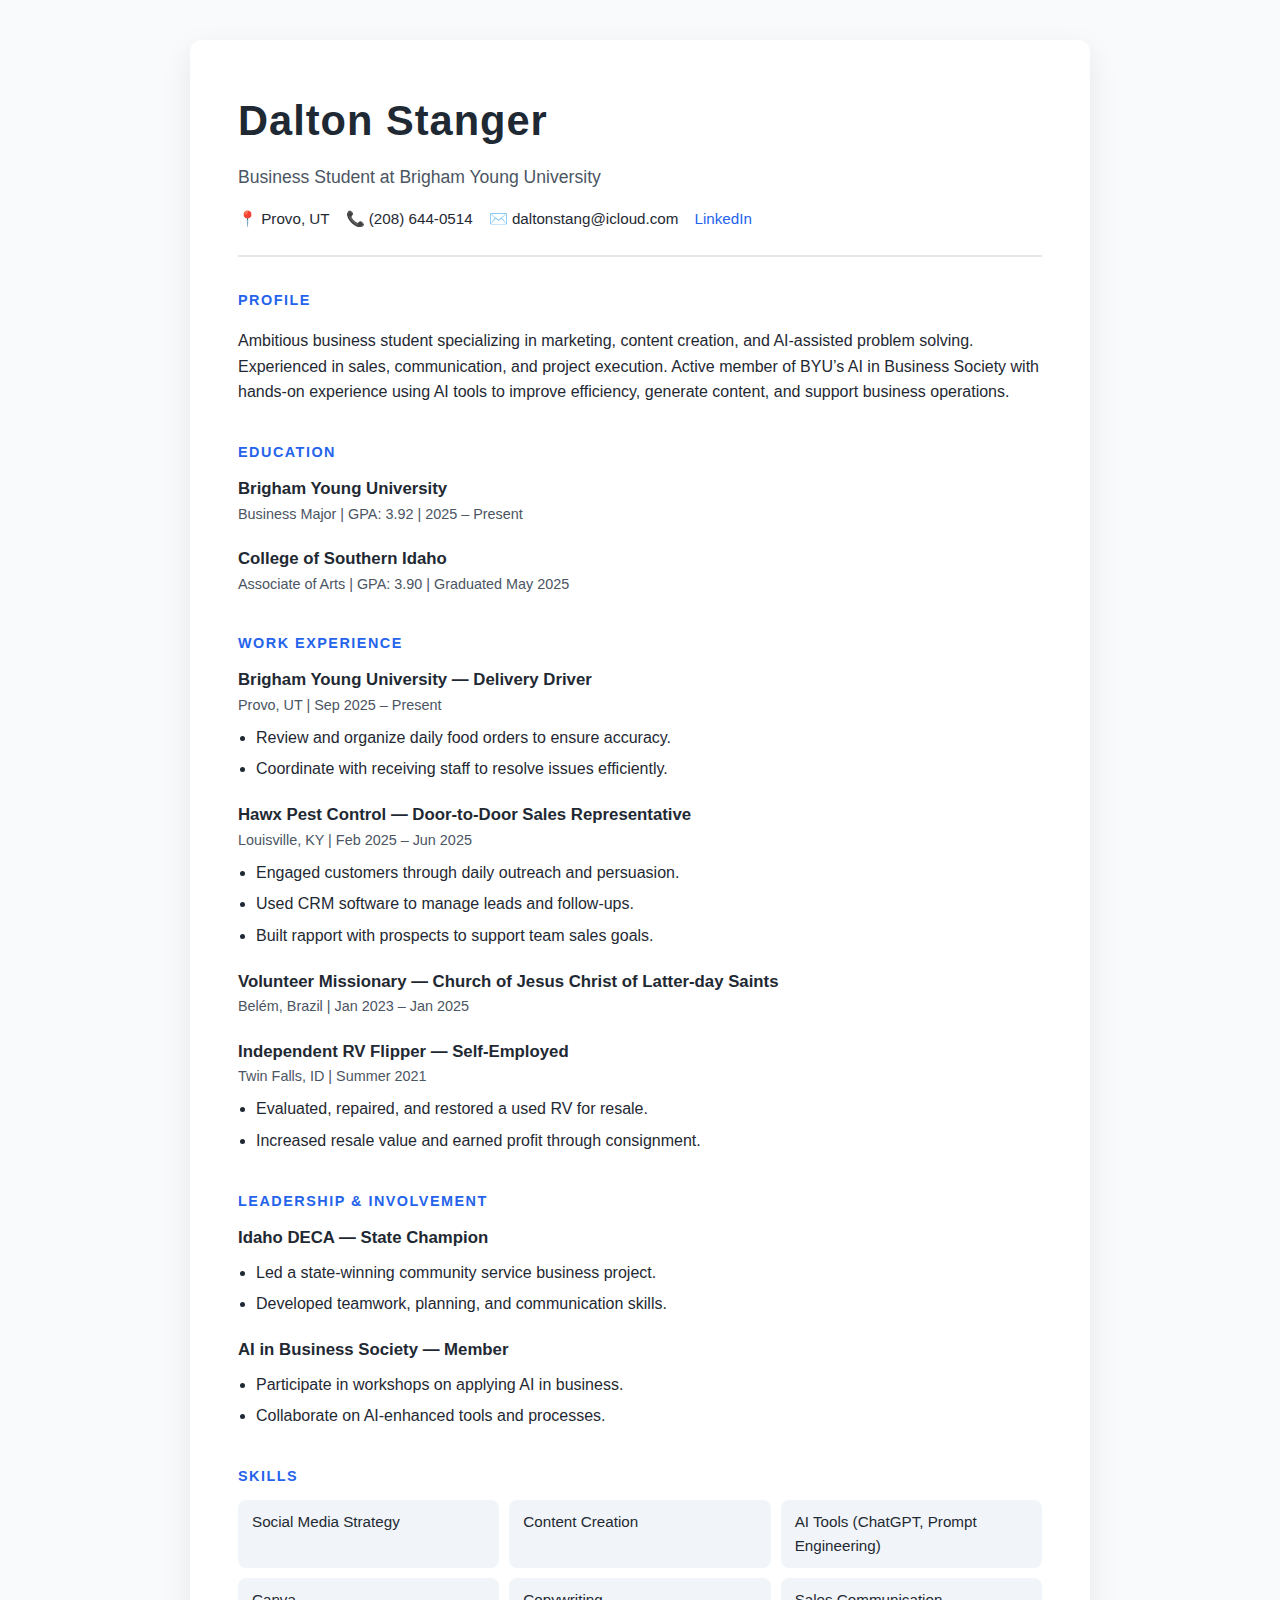
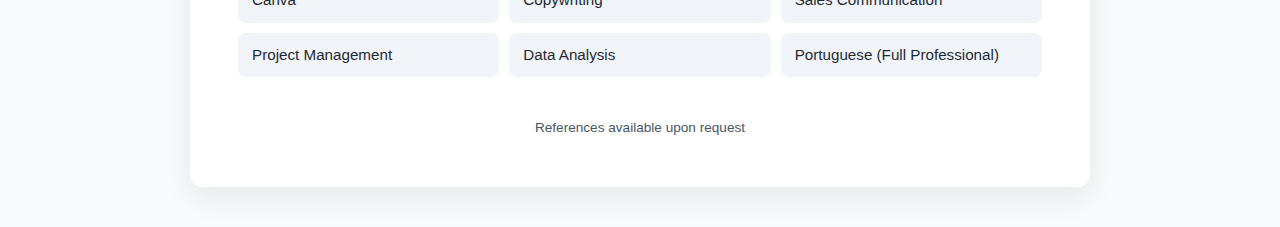
<file: resume.html>
<!DOCTYPE html>
<html lang="en">
<head>
    <meta charset="UTF-8">
    <title>Dalton Stanger | Business Student</title>
    <meta name="viewport" content="width=device-width, initial-scale=1.0">

    <style>
        :root {
            --primary: #1f2933;
            --secondary: #4b5563;
            --accent: #2563eb;
            --background: #f9fafb;
            --card: #ffffff;
        }

        * {
            box-sizing: border-box;
        }

        body {
            margin: 0;
            font-family: -apple-system, BlinkMacSystemFont, "Segoe UI",
                         Roboto, Helvetica, Arial, sans-serif;
            background-color: var(--background);
            color: var(--primary);
            line-height: 1.6;
        }

        .container {
            max-width: 900px;
            margin: 40px auto;
            background: var(--card);
            padding: 48px;
            border-radius: 12px;
            box-shadow: 0 10px 30px rgba(0,0,0,0.08);
        }

        header {
            border-bottom: 2px solid #e5e7eb;
            padding-bottom: 24px;
            margin-bottom: 32px;
        }

        header h1 {
            margin: 0;
            font-size: 2.6rem;
            letter-spacing: 1px;
        }

        header h2 {
            margin: 8px 0 16px;
            font-size: 1.1rem;
            font-weight: 500;
            color: var(--secondary);
        }

        .contact {
            display: flex;
            flex-wrap: wrap;
            gap: 16px;
            font-size: 0.95rem;
        }

        .contact a {
            color: var(--accent);
            text-decoration: none;
            font-weight: 500;
        }

        section {
            margin-bottom: 36px;
        }

        section h3 {
            text-transform: uppercase;
            letter-spacing: 1.5px;
            font-size: 0.9rem;
            color: var(--accent);
            margin-bottom: 12px;
        }

        .item {
            margin-bottom: 20px;
        }

        .item h4 {
            margin: 0;
            font-size: 1.05rem;
            font-weight: 600;
        }

        .item .meta {
            font-size: 0.9rem;
            color: var(--secondary);
            margin-bottom: 6px;
        }

        ul {
            padding-left: 18px;
            margin: 8px 0 0;
        }

        ul li {
            margin-bottom: 6px;
        }

        .skills {
            display: grid;
            grid-template-columns: repeat(auto-fit, minmax(200px, 1fr));
            gap: 10px;
        }

        .skill {
            background: #f1f5f9;
            padding: 10px 14px;
            border-radius: 8px;
            font-size: 0.95rem;
        }

        footer {
            text-align: center;
            font-size: 0.85rem;
            color: var(--secondary);
            margin-top: 40px;
        }

        @media print {
            body {
                background: white;
            }

            .container {
                box-shadow: none;
                margin: 0;
                padding: 0;
            }
        }
    </style>
</head>

<body>

<div class="container">

    <header>
        <h1>Dalton Stanger</h1>
        <h2>Business Student at Brigham Young University</h2>

        <div class="contact">
            <span>📍 Provo, UT</span>
            <span>📞 (208) 644-0514</span>
            <span>✉️ daltonstang@icloud.com</span>
            <a href="https://www.linkedin.com/in/dalton-stanger" target="_blank">LinkedIn</a>
        </div>
    </header>

    <section>
        <h3>Profile</h3>
        <p>
            Ambitious business student specializing in marketing, content creation,
            and AI-assisted problem solving. Experienced in sales, communication,
            and project execution. Active member of BYU’s AI in Business Society
            with hands-on experience using AI tools to improve efficiency, generate
            content, and support business operations.
        </p>
    </section>

    <section>
        <h3>Education</h3>

        <div class="item">
            <h4>Brigham Young University</h4>
            <div class="meta">Business Major | GPA: 3.92 | 2025 – Present</div>
        </div>

        <div class="item">
            <h4>College of Southern Idaho</h4>
            <div class="meta">Associate of Arts | GPA: 3.90 | Graduated May 2025</div>
        </div>
    </section>

    <section>
        <h3>Work Experience</h3>

        <div class="item">
            <h4>Brigham Young University — Delivery Driver</h4>
            <div class="meta">Provo, UT | Sep 2025 – Present</div>
            <ul>
                <li>Review and organize daily food orders to ensure accuracy.</li>
                <li>Coordinate with receiving staff to resolve issues efficiently.</li>
            </ul>
        </div>

        <div class="item">
            <h4>Hawx Pest Control — Door-to-Door Sales Representative</h4>
            <div class="meta">Louisville, KY | Feb 2025 – Jun 2025</div>
            <ul>
                <li>Engaged customers through daily outreach and persuasion.</li>
                <li>Used CRM software to manage leads and follow-ups.</li>
                <li>Built rapport with prospects to support team sales goals.</li>
            </ul>
        </div>

        <div class="item">
            <h4>Volunteer Missionary — Church of Jesus Christ of Latter-day Saints</h4>
            <div class="meta">Belém, Brazil | Jan 2023 – Jan 2025</div>
        </div>

        <div class="item">
            <h4>Independent RV Flipper — Self-Employed</h4>
            <div class="meta">Twin Falls, ID | Summer 2021</div>
            <ul>
                <li>Evaluated, repaired, and restored a used RV for resale.</li>
                <li>Increased resale value and earned profit through consignment.</li>
            </ul>
        </div>
    </section>

    <section>
        <h3>Leadership & Involvement</h3>

        <div class="item">
            <h4>Idaho DECA — State Champion</h4>
            <ul>
                <li>Led a state-winning community service business project.</li>
                <li>Developed teamwork, planning, and communication skills.</li>
            </ul>
        </div>

        <div class="item">
            <h4>AI in Business Society — Member</h4>
            <ul>
                <li>Participate in workshops on applying AI in business.</li>
                <li>Collaborate on AI-enhanced tools and processes.</li>
            </ul>
        </div>
    </section>

    <section>
        <h3>Skills</h3>

        <div class="skills">
            <div class="skill">Social Media Strategy</div>
            <div class="skill">Content Creation</div>
            <div class="skill">AI Tools (ChatGPT, Prompt Engineering)</div>
            <div class="skill">Canva</div>
            <div class="skill">Copywriting</div>
            <div class="skill">Sales Communication</div>
            <div class="skill">Project Management</div>
            <div class="skill">Data Analysis</div>
            <div class="skill">Portuguese (Full Professional)</div>
        </div>
    </section>

    <footer>
        References available upon request
    </footer>

</div>

</body>
</html>
</file>
